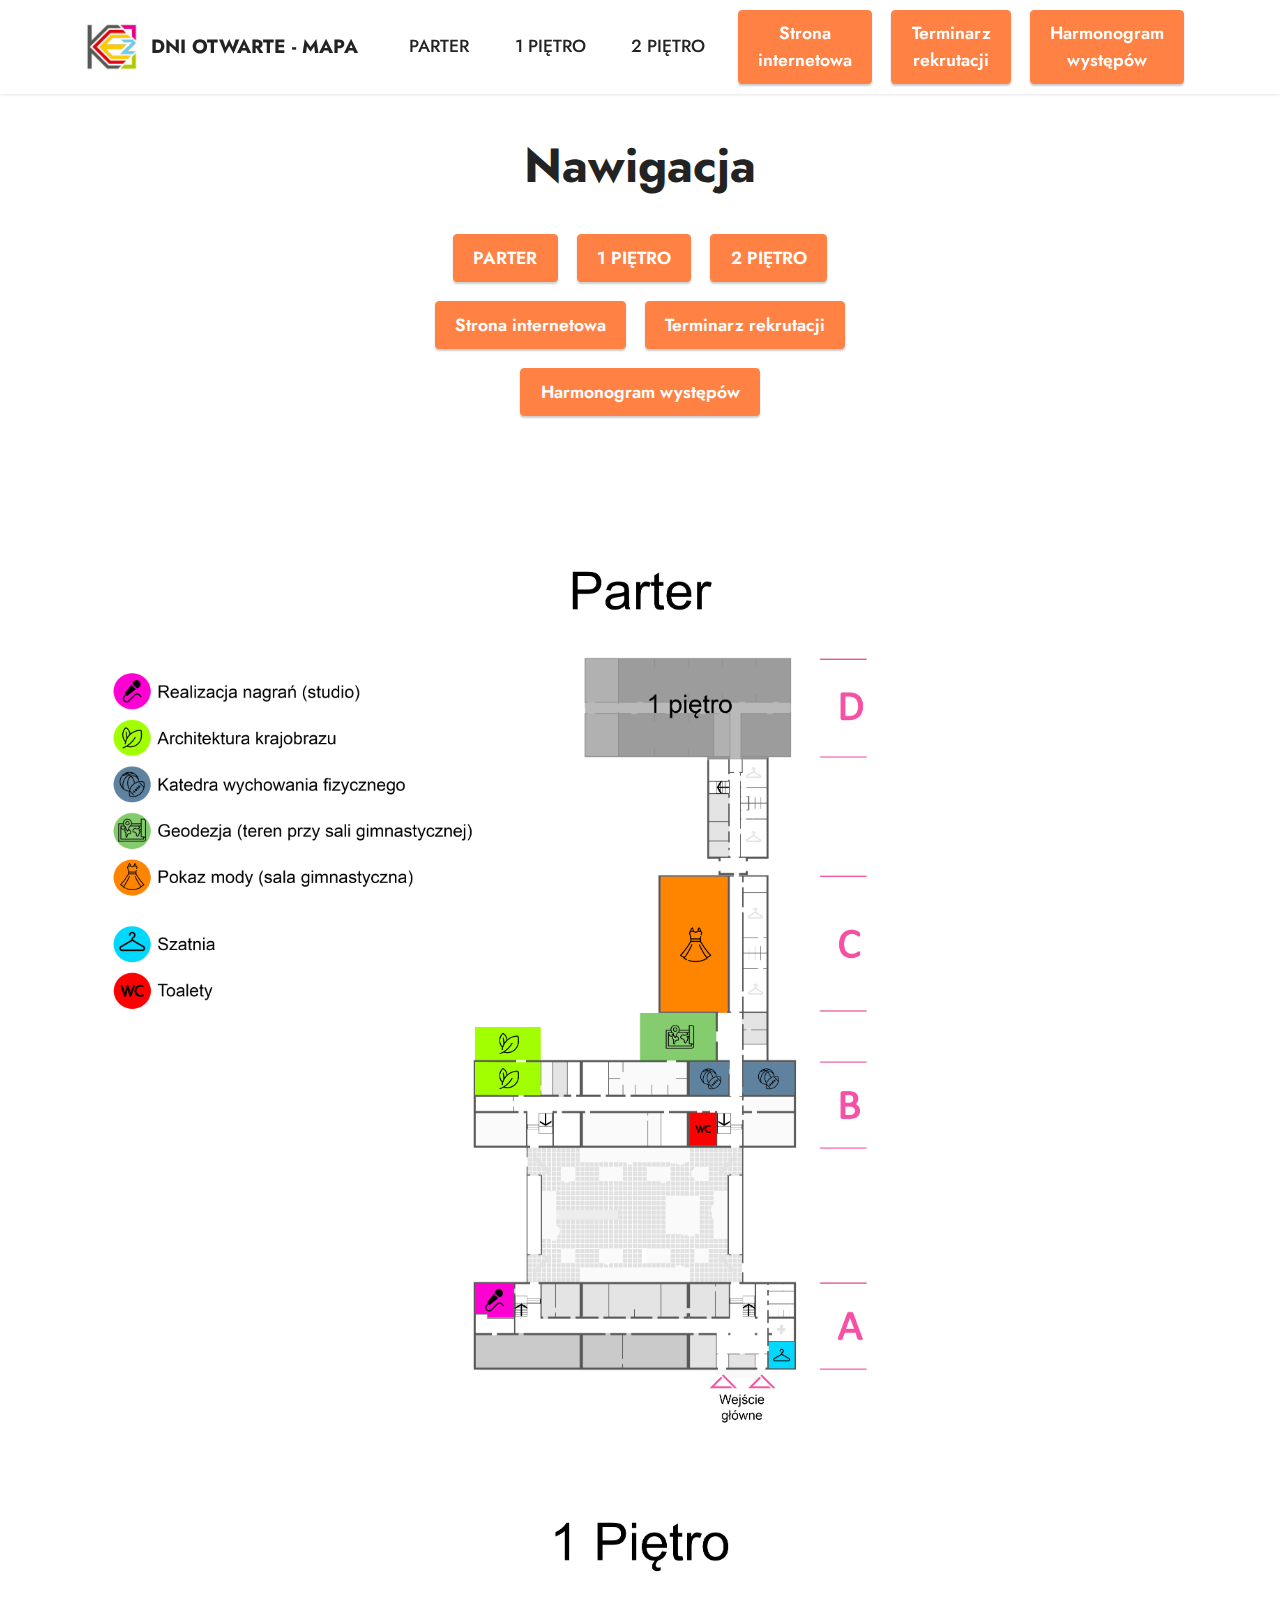
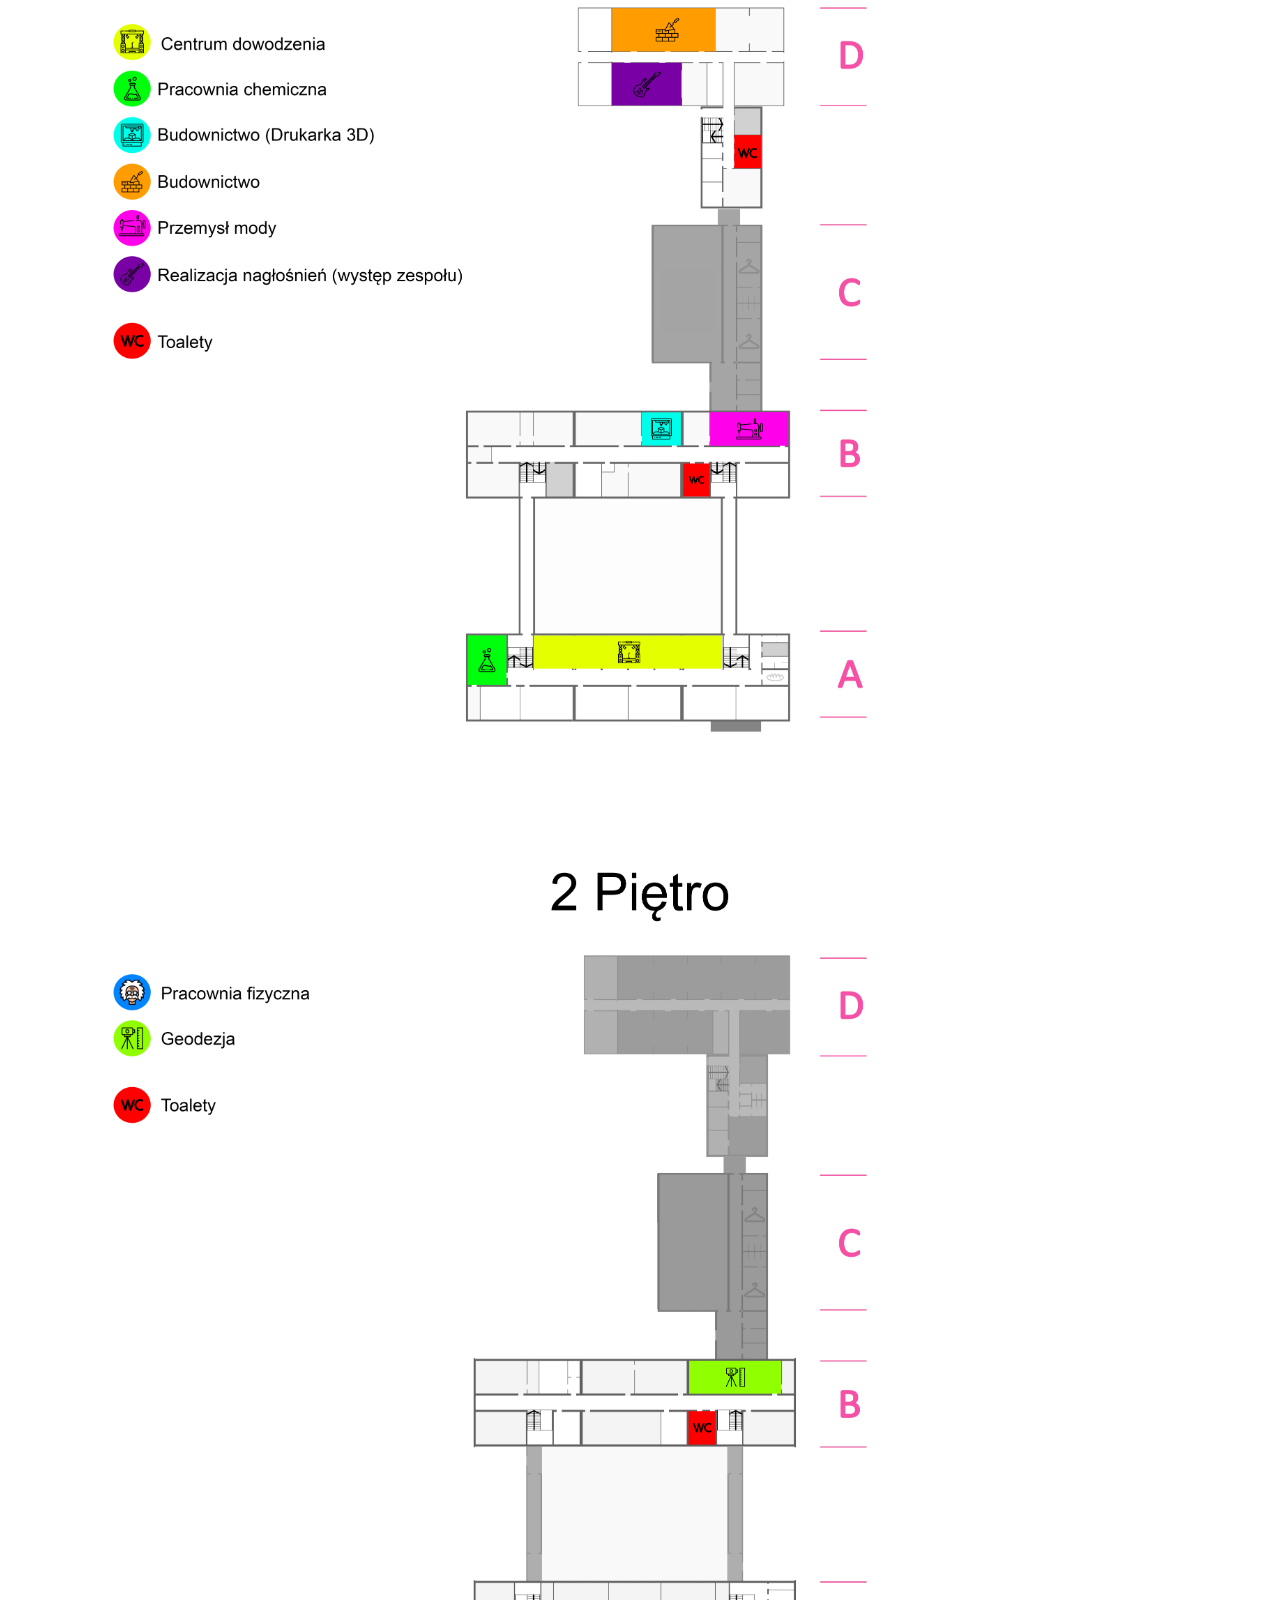
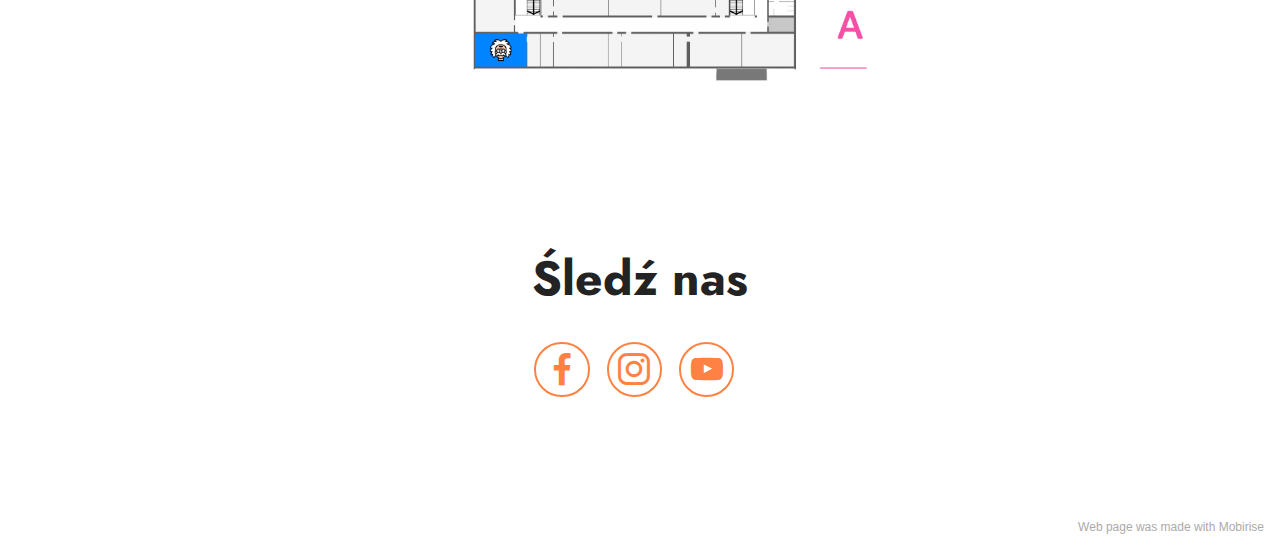
<file: index.html>
<!DOCTYPE html>
<html  >
<head>
  <!-- Site made with Mobirise Website Builder v5.4.0, https://mobirise.com -->
  <meta charset="UTF-8">
  <meta http-equiv="X-UA-Compatible" content="IE=edge">
  <meta name="generator" content="Mobirise v5.4.0, mobirise.com">
  <meta name="viewport" content="width=device-width, initial-scale=1, minimum-scale=1">
  <link rel="shortcut icon" href="assets/images/kcez.jpg" type="image/x-icon">
  <meta name="description" content="">
  
  
  <title>Mapa</title>
  <link rel="stylesheet" href="assets/web/assets/mobirise-icons2/mobirise2.css">
  <link rel="stylesheet" href="assets/bootstrap/css/bootstrap.min.css">
  <link rel="stylesheet" href="assets/bootstrap/css/bootstrap-grid.min.css">
  <link rel="stylesheet" href="assets/bootstrap/css/bootstrap-reboot.min.css">
  <link rel="stylesheet" href="assets/dropdown/css/style.css">
  <link rel="stylesheet" href="assets/socicon/css/styles.css">
  <link rel="stylesheet" href="assets/theme/css/style.css">
  <link rel="preload" href="https://fonts.googleapis.com/css?family=Jost:100,200,300,400,500,600,700,800,900,100i,200i,300i,400i,500i,600i,700i,800i,900i&display=swap" as="style" onload="this.onload=null;this.rel='stylesheet'">
  <noscript><link rel="stylesheet" href="https://fonts.googleapis.com/css?family=Jost:100,200,300,400,500,600,700,800,900,100i,200i,300i,400i,500i,600i,700i,800i,900i&display=swap"></noscript>
  <link rel="preload" as="style" href="assets/mobirise/css/mbr-additional.css"><link rel="stylesheet" href="assets/mobirise/css/mbr-additional.css" type="text/css">
  
  
  
  
</head>
<body>
  
  <section data-bs-version="5" class="menu menu2 cid-t1SoZZsfdU" once="menu" id="menu2-5">
    
    <nav class="navbar navbar-dropdown navbar-fixed-top navbar-expand-lg">
        <div class="container">
            <div class="navbar-brand">
                <span class="navbar-logo">
                    <a href="index.html#top" target="_blank">
                        <img src="assets/images/kcez.jpg" alt="" style="height: 3rem;">
                    </a>
                </span>
                <span class="navbar-caption-wrap"><a class="navbar-caption text-black text-primary display-7" href="index.html#top" target="_blank">DNI OTWARTE - MAPA</a></span>
            </div>
            <button class="navbar-toggler" type="button" data-toggle="collapse" data-bs-toggle="collapse" data-target="#navbarSupportedContent" data-bs-target="#navbarSupportedContent" aria-controls="navbarNavAltMarkup" aria-expanded="false" aria-label="Toggle navigation">
                <div class="hamburger">
                    <span></span>
                    <span></span>
                    <span></span>
                    <span></span>
                </div>
            </button>
            <div class="collapse navbar-collapse" id="navbarSupportedContent">
                <ul class="navbar-nav nav-dropdown" data-app-modern-menu="true"><li class="nav-item"><a class="nav-link link text-black text-primary display-4" href="index.html#gallery6-h">PARTER</a></li>
                    <li class="nav-item"><a class="nav-link link text-black text-primary display-4" href="index.html#gallery6-i">1 PIĘTRO</a></li>
                    <li class="nav-item"><a class="nav-link link text-black text-primary display-4" href="index.html#gallery6-j">2 PIĘTRO</a>
                    </li></ul>
                
                <div class="navbar-buttons mbr-section-btn"><a class="btn btn-success display-4" href="http://www.kcez.pl/" target="_blank">Strona<br>internetowa</a> <a class="btn btn-success display-4" href="terminarz.html#top">Terminarz<br>rekrutacji</a> <a class="btn btn-success display-4" href="harmonogram.html">Harmonogram<br>występów</a></div>
            </div>
        </div>
    </nav>
</section>

<section data-bs-version="5" class="content4 cid-t1SrSTV2zO" id="content4-c">
    
    
    <div class="container">
        <div class="row justify-content-center">
            <div class="title col-md-12 col-lg-10">
                <h3 class="mbr-section-title mbr-fonts-style align-center mb-4 display-2"><strong>Nawigacja</strong></h3>
                
                
            </div>
        </div>
    </div>
</section>

<section data-bs-version="5" class="content11 cid-t1SrpiVb1i" id="content11-b">
    
    <div class="container">
        <div class="row justify-content-center">
            <div class="col-md-12 col-lg-5">
                <div class="mbr-section-btn align-center"><a class="btn btn-success display-4" href="index.html#gallery6-h">PARTER</a>
                    <a class="btn btn-success display-4" href="index.html#gallery6-i">1 PIĘTRO</a> <a class="btn btn-success display-4" href="index.html#gallery6-j">2 PIĘTRO</a> <a class="btn btn-success display-4" href="http://www.kcez.pl/" target="_blank">Strona internetowa</a> <a class="btn btn-success display-4" href="terminarz.html#top">Terminarz rekrutacji</a> <a class="btn btn-success display-4" href="harmonogram.html">Harmonogram występów</a></div>
            </div>
        </div>
    </div>
</section>

<section data-bs-version="5" class="gallery6 mbr-gallery cid-t22vzO6R19" id="gallery6-h">
    

    

    <div class="container">
        
        <div class="row mbr-gallery mt-4">
            <div class="col-12 col-md-6 col-lg-12 item gallery-image">
                <div class="item-wrapper" data-toggle="modal" data-bs-toggle="modal" data-target="#t86FjQobe5-modal" data-bs-target="#t86FjQobe5-modal">
                    <img class="w-100" src="assets/images/mapa-szkoy-parter-brak-pogody.png" alt="" data-slide-to="0" data-bs-slide-to="0" data-target="#lb-t86FjQobe5" data-bs-target="#lb-t86FjQobe5">
                    <div class="icon-wrapper">
                        <span class="mobi-mbri mobi-mbri-search mbr-iconfont mbr-iconfont-btn"></span>
                    </div>
                </div>
                
            </div>
            
            
            
        </div>

        <div class="modal mbr-slider" tabindex="-1" role="dialog" aria-hidden="true" id="t86FjQobe5-modal">
            <div class="modal-dialog" role="document">
                <div class="modal-content">
                    <div class="modal-body">
                        <div class="carousel slide carousel-fade" id="lb-t86FjQobe5" data-interval="5000" data-bs-interval="5000">
                            <div class="carousel-inner">
                                <div class="carousel-item active">
                                    <img class="d-block w-100" src="assets/images/mapa-szkoy-parter-brak-pogody.png" alt="">
                                </div>
                                
                                
                                
                            </div>
                            <ol class="carousel-indicators">
                                <li data-slide-to="0" data-bs-slide-to="0" class="active" data-target="#lb-t86FjQobe5" data-bs-target="#lb-t86FjQobe5"></li>
                                
                                
                                
                            </ol>
                            <a role="button" href="" class="close" data-dismiss="modal" data-bs-dismiss="modal" aria-label="Close">
                            </a>
                            <a class="carousel-control-prev carousel-control" role="button" data-slide="prev" data-bs-slide="prev" href="#lb-t86FjQobe5">
                                <span class="mobi-mbri mobi-mbri-arrow-prev" aria-hidden="true"></span>
                                <span class="sr-only visually-hidden">Previous</span>
                            </a>
                            <a class="carousel-control-next carousel-control" role="button" data-slide="next" data-bs-slide="next" href="#lb-t86FjQobe5">
                                <span class="mobi-mbri mobi-mbri-arrow-next" aria-hidden="true"></span>
                                <span class="sr-only visually-hidden">Next</span>
                            </a>
                        </div>
                    </div>
                </div>
            </div>
        </div>
    </div>
</section>

<section data-bs-version="5" class="gallery6 mbr-gallery cid-t22wnnlo3p" id="gallery6-i">
    

    

    <div class="container">
        
        <div class="row mbr-gallery mt-4">
            <div class="col-12 col-md-6 col-lg-12 item gallery-image">
                <div class="item-wrapper" data-toggle="modal" data-bs-toggle="modal" data-target="#t86FjQI35a-modal" data-bs-target="#t86FjQI35a-modal">
                    <img class="w-100" src="assets/images/mapa-szkoy-1-pitro.png" alt="" data-slide-to="0" data-bs-slide-to="0" data-target="#lb-t86FjQI35a" data-bs-target="#lb-t86FjQI35a">
                    <div class="icon-wrapper">
                        <span class="mobi-mbri mobi-mbri-search mbr-iconfont mbr-iconfont-btn"></span>
                    </div>
                </div>
                
            </div>
            
            
            
        </div>

        <div class="modal mbr-slider" tabindex="-1" role="dialog" aria-hidden="true" id="t86FjQI35a-modal">
            <div class="modal-dialog" role="document">
                <div class="modal-content">
                    <div class="modal-body">
                        <div class="carousel slide" id="lb-t86FjQI35a" data-interval="5000" data-bs-interval="5000">
                            <div class="carousel-inner">
                                <div class="carousel-item active">
                                    <img class="d-block w-100" src="assets/images/mapa-szkoy-1-pitro.png" alt="">
                                </div>
                                
                                
                                
                            </div>
                            <ol class="carousel-indicators">
                                <li data-slide-to="0" data-bs-slide-to="0" class="active" data-target="#lb-t86FjQI35a" data-bs-target="#lb-t86FjQI35a"></li>
                                
                                
                                
                            </ol>
                            <a role="button" href="" class="close" data-dismiss="modal" data-bs-dismiss="modal" aria-label="Close">
                            </a>
                            <a class="carousel-control-prev carousel-control" role="button" data-slide="prev" data-bs-slide="prev" href="#lb-t86FjQI35a">
                                <span class="mobi-mbri mobi-mbri-arrow-prev" aria-hidden="true"></span>
                                <span class="sr-only visually-hidden">Previous</span>
                            </a>
                            <a class="carousel-control-next carousel-control" role="button" data-slide="next" data-bs-slide="next" href="#lb-t86FjQI35a">
                                <span class="mobi-mbri mobi-mbri-arrow-next" aria-hidden="true"></span>
                                <span class="sr-only visually-hidden">Next</span>
                            </a>
                        </div>
                    </div>
                </div>
            </div>
        </div>
    </div>
</section>

<section data-bs-version="5" class="gallery6 mbr-gallery cid-t22wodLKxX" id="gallery6-j">
    

    

    <div class="container">
        
        <div class="row mbr-gallery mt-4">
            <div class="col-12 col-md-6 col-lg-12 item gallery-image">
                <div class="item-wrapper" data-toggle="modal" data-bs-toggle="modal" data-target="#t86FjR9MrN-modal" data-bs-target="#t86FjR9MrN-modal">
                    <img class="w-100" src="assets/images/mapa-szkoy-2-pitro-pogoda-1.png" alt="" data-slide-to="0" data-bs-slide-to="0" data-target="#lb-t86FjR9MrN" data-bs-target="#lb-t86FjR9MrN">
                    <div class="icon-wrapper">
                        <span class="mobi-mbri mobi-mbri-search mbr-iconfont mbr-iconfont-btn"></span>
                    </div>
                </div>
                
            </div>
            
            
            
        </div>

        <div class="modal mbr-slider" tabindex="-1" role="dialog" aria-hidden="true" id="t86FjR9MrN-modal">
            <div class="modal-dialog" role="document">
                <div class="modal-content">
                    <div class="modal-body">
                        <div class="carousel slide" id="lb-t86FjR9MrN" data-interval="5000" data-bs-interval="5000">
                            <div class="carousel-inner">
                                <div class="carousel-item active">
                                    <img class="d-block w-100" src="assets/images/mapa-szkoy-2-pitro-pogoda-1.png" alt="">
                                </div>
                                
                                
                                
                            </div>
                            <ol class="carousel-indicators">
                                <li data-slide-to="0" data-bs-slide-to="0" class="active" data-target="#lb-t86FjR9MrN" data-bs-target="#lb-t86FjR9MrN"></li>
                                
                                
                                
                            </ol>
                            <a role="button" href="" class="close" data-dismiss="modal" data-bs-dismiss="modal" aria-label="Close">
                            </a>
                            <a class="carousel-control-prev carousel-control" role="button" data-slide="prev" data-bs-slide="prev" href="#lb-t86FjR9MrN">
                                <span class="mobi-mbri mobi-mbri-arrow-prev" aria-hidden="true"></span>
                                <span class="sr-only visually-hidden">Previous</span>
                            </a>
                            <a class="carousel-control-next carousel-control" role="button" data-slide="next" data-bs-slide="next" href="#lb-t86FjR9MrN">
                                <span class="mobi-mbri mobi-mbri-arrow-next" aria-hidden="true"></span>
                                <span class="sr-only visually-hidden">Next</span>
                            </a>
                        </div>
                    </div>
                </div>
            </div>
        </div>
    </div>
</section>

<section data-bs-version="5" class="header13 cid-t1SoMcx8Gt" id="header13-4">

    

    

    <div class="align-center container">
        <div class="row justify-content-center">
            <div class="col-12 col-lg-10">
                
                <h2 class="mbr-section-subtitle mbr-fonts-style mb-3 display-2"><strong>Śledź nas</strong></h2>
                
                
                <div class="social-row display-7 mt-5">
                    <div class="soc-item">
                        <a href="https://www.facebook.com/Katowickie-Centrum-Edukacji-Zawodowej-204236119599456" target="_blank">
                            <span class="mbr-iconfont socicon-facebook socicon"></span>
                        </a>
                    </div>
                    <div class="soc-item">
                        <a href="https://www.instagram.com/kcezedukacja/" target="_blank">
                            <span class="mbr-iconfont socicon-instagram socicon"></span>
                        </a>
                    </div>
                    <div class="soc-item">
                        <a href="https://www.youtube.com/channel/UCu6ms2ws82_uhGFENl2o2Ig" target="_blank">
                            <span class="mbr-iconfont socicon-youtube socicon"></span>
                        </a>
                    </div>
                    
                    
                </div>
            </div>
        </div>
    </div>
</section><section style="background-color: #fff; font-family: -apple-system, BlinkMacSystemFont, 'Segoe UI', 'Roboto', 'Helvetica Neue', Arial, sans-serif; color:#aaa; font-size:12px; padding: 0; align-items: center; display: flex;"><a href="https://mobirise.site/g" style="flex: 1 1; height: 3rem; padding-left: 1rem;"></a><p style="flex: 0 0 auto; margin:0; padding-right:1rem;">Web page <a href="https://mobirise.site/f" style="color:#aaa;">was made</a> with Mobirise</p></section><script src="assets/bootstrap/js/bootstrap.bundle.min.js"></script>  <script src="assets/smoothscroll/smooth-scroll.js"></script>  <script src="assets/ytplayer/index.js"></script>  <script src="assets/dropdown/js/navbar-dropdown.js"></script>  <script src="assets/theme/js/script.js"></script>  
  
  
</body>
</html>
</file>
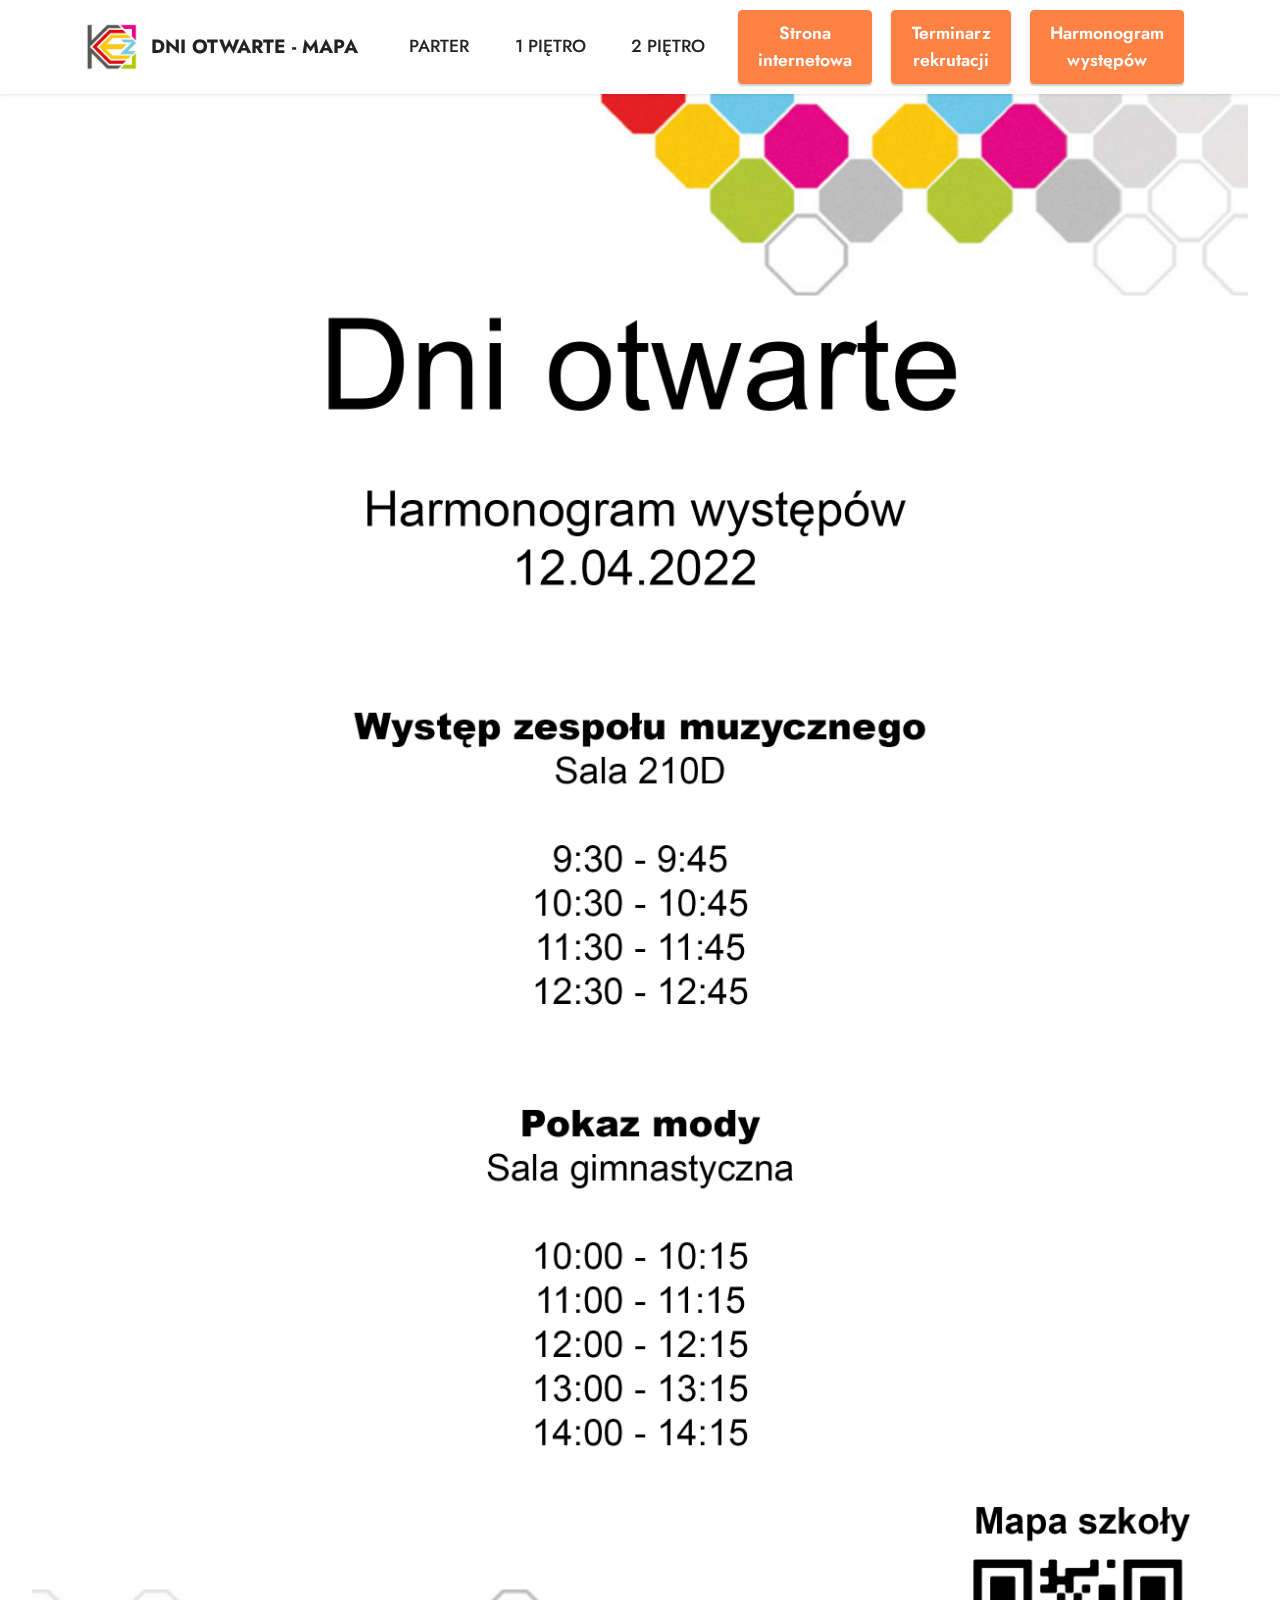
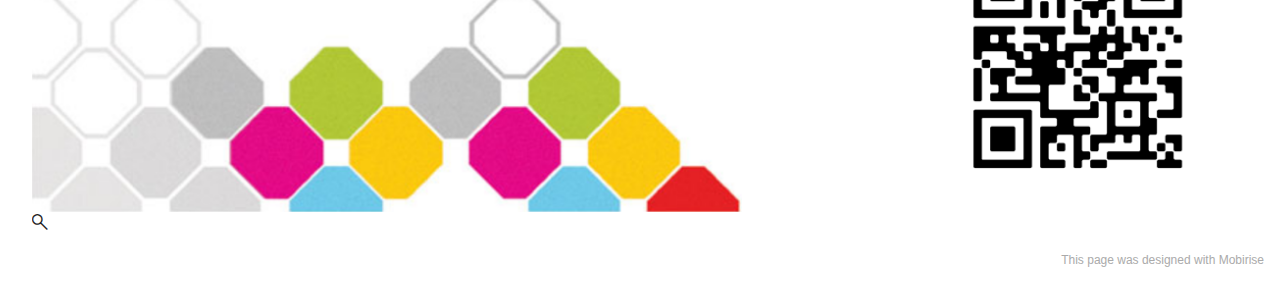
<file: harmonogram.html>
<!DOCTYPE html>
<html  >
<head>
  <!-- Site made with Mobirise Website Builder v5.4.0, https://mobirise.com -->
  <meta charset="UTF-8">
  <meta http-equiv="X-UA-Compatible" content="IE=edge">
  <meta name="generator" content="Mobirise v5.4.0, mobirise.com">
  <meta name="viewport" content="width=device-width, initial-scale=1, minimum-scale=1">
  <link rel="shortcut icon" href="assets/images/kcez.jpg" type="image/x-icon">
  <meta name="description" content="">
  
  
  <title>Harmonogram</title>
  <link rel="stylesheet" href="assets/web/assets/mobirise-icons2/mobirise2.css">
  <link rel="stylesheet" href="assets/bootstrap/css/bootstrap.min.css">
  <link rel="stylesheet" href="assets/bootstrap/css/bootstrap-grid.min.css">
  <link rel="stylesheet" href="assets/bootstrap/css/bootstrap-reboot.min.css">
  <link rel="stylesheet" href="assets/dropdown/css/style.css">
  <link rel="stylesheet" href="assets/socicon/css/styles.css">
  <link rel="stylesheet" href="assets/theme/css/style.css">
  <link rel="preload" href="https://fonts.googleapis.com/css?family=Jost:100,200,300,400,500,600,700,800,900,100i,200i,300i,400i,500i,600i,700i,800i,900i&display=swap" as="style" onload="this.onload=null;this.rel='stylesheet'">
  <noscript><link rel="stylesheet" href="https://fonts.googleapis.com/css?family=Jost:100,200,300,400,500,600,700,800,900,100i,200i,300i,400i,500i,600i,700i,800i,900i&display=swap"></noscript>
  <link rel="preload" as="style" href="assets/mobirise/css/mbr-additional.css"><link rel="stylesheet" href="assets/mobirise/css/mbr-additional.css" type="text/css">
  
  
  
  
</head>
<body>
  
  <section data-bs-version="5" class="menu menu2 cid-t1SoZZsfdU" once="menu" id="menu2-p">
    
    <nav class="navbar navbar-dropdown navbar-fixed-top navbar-expand-lg">
        <div class="container">
            <div class="navbar-brand">
                <span class="navbar-logo">
                    <a href="index.html#top" target="_blank">
                        <img src="assets/images/kcez.jpg" alt="" style="height: 3rem;">
                    </a>
                </span>
                <span class="navbar-caption-wrap"><a class="navbar-caption text-black text-primary display-7" href="index.html#top" target="_blank">DNI OTWARTE - MAPA</a></span>
            </div>
            <button class="navbar-toggler" type="button" data-toggle="collapse" data-bs-toggle="collapse" data-target="#navbarSupportedContent" data-bs-target="#navbarSupportedContent" aria-controls="navbarNavAltMarkup" aria-expanded="false" aria-label="Toggle navigation">
                <div class="hamburger">
                    <span></span>
                    <span></span>
                    <span></span>
                    <span></span>
                </div>
            </button>
            <div class="collapse navbar-collapse" id="navbarSupportedContent">
                <ul class="navbar-nav nav-dropdown" data-app-modern-menu="true"><li class="nav-item"><a class="nav-link link text-black text-primary display-4" href="index.html#gallery6-h">PARTER</a></li>
                    <li class="nav-item"><a class="nav-link link text-black text-primary display-4" href="index.html#gallery6-i">1 PIĘTRO</a></li>
                    <li class="nav-item"><a class="nav-link link text-black text-primary display-4" href="index.html#gallery6-j">2 PIĘTRO</a>
                    </li></ul>
                
                <div class="navbar-buttons mbr-section-btn"><a class="btn btn-success display-4" href="http://www.kcez.pl/" target="_blank">Strona<br>internetowa</a> <a class="btn btn-success display-4" href="terminarz.html#top">Terminarz<br>rekrutacji</a> <a class="btn btn-success display-4" href="harmonogram.html">Harmonogram<br>występów</a></div>
            </div>
        </div>
    </nav>
</section>

<section data-bs-version="5" class="gallery6 mbr-gallery cid-t2GExyZasg" id="gallery6-q">
    

    

    <div class="container-fluid">
        
        <div class="row mbr-gallery mt-4">
            <div class="col-12 col-md-6 col-lg-12 item gallery-image">
                <div class="item-wrapper" data-toggle="modal" data-bs-toggle="modal" data-target="#t86FjWgwu5-modal" data-bs-target="#t86FjWgwu5-modal">
                    <img class="w-100" src="assets/images/harmonogram-wystpw-2.png" alt="" data-slide-to="0" data-bs-slide-to="0" data-target="#lb-t86FjWgwu5" data-bs-target="#lb-t86FjWgwu5">
                    <div class="icon-wrapper">
                        <span class="mobi-mbri mobi-mbri-search mbr-iconfont mbr-iconfont-btn"></span>
                    </div>
                </div>
                
            </div>
            
            
            
        </div>

        <div class="modal mbr-slider" tabindex="-1" role="dialog" aria-hidden="true" id="t86FjWgwu5-modal">
            <div class="modal-dialog" role="document">
                <div class="modal-content">
                    <div class="modal-body">
                        <div class="carousel slide" id="lb-t86FjWgwu5" data-interval="5000" data-bs-interval="5000">
                            <div class="carousel-inner">
                                <div class="carousel-item active">
                                    <img class="d-block w-100" src="assets/images/harmonogram-wystpw-2.png" alt="">
                                </div>
                                
                                
                                
                            </div>
                            <ol class="carousel-indicators">
                                <li data-slide-to="0" data-bs-slide-to="0" class="active" data-target="#lb-t86FjWgwu5" data-bs-target="#lb-t86FjWgwu5"></li>
                                
                                
                                
                            </ol>
                            <a role="button" href="" class="close" data-dismiss="modal" data-bs-dismiss="modal" aria-label="Close">
                            </a>
                            <a class="carousel-control-prev carousel-control" role="button" data-slide="prev" data-bs-slide="prev" href="#lb-t86FjWgwu5">
                                <span class="mobi-mbri mobi-mbri-arrow-prev" aria-hidden="true"></span>
                                <span class="sr-only visually-hidden">Previous</span>
                            </a>
                            <a class="carousel-control-next carousel-control" role="button" data-slide="next" data-bs-slide="next" href="#lb-t86FjWgwu5">
                                <span class="mobi-mbri mobi-mbri-arrow-next" aria-hidden="true"></span>
                                <span class="sr-only visually-hidden">Next</span>
                            </a>
                        </div>
                    </div>
                </div>
            </div>
        </div>
    </div>
</section><section style="background-color: #fff; font-family: -apple-system, BlinkMacSystemFont, 'Segoe UI', 'Roboto', 'Helvetica Neue', Arial, sans-serif; color:#aaa; font-size:12px; padding: 0; align-items: center; display: flex;"><a href="https://mobirise.site/f" style="flex: 1 1; height: 3rem; padding-left: 1rem;"></a><p style="flex: 0 0 auto; margin:0; padding-right:1rem;">This <a href="https://mobirise.site/e" style="color:#aaa;">page</a> was designed with Mobirise</p></section><script src="assets/bootstrap/js/bootstrap.bundle.min.js"></script>  <script src="assets/smoothscroll/smooth-scroll.js"></script>  <script src="assets/ytplayer/index.js"></script>  <script src="assets/dropdown/js/navbar-dropdown.js"></script>  <script src="assets/theme/js/script.js"></script>  
  
  
</body>
</html>
</file>
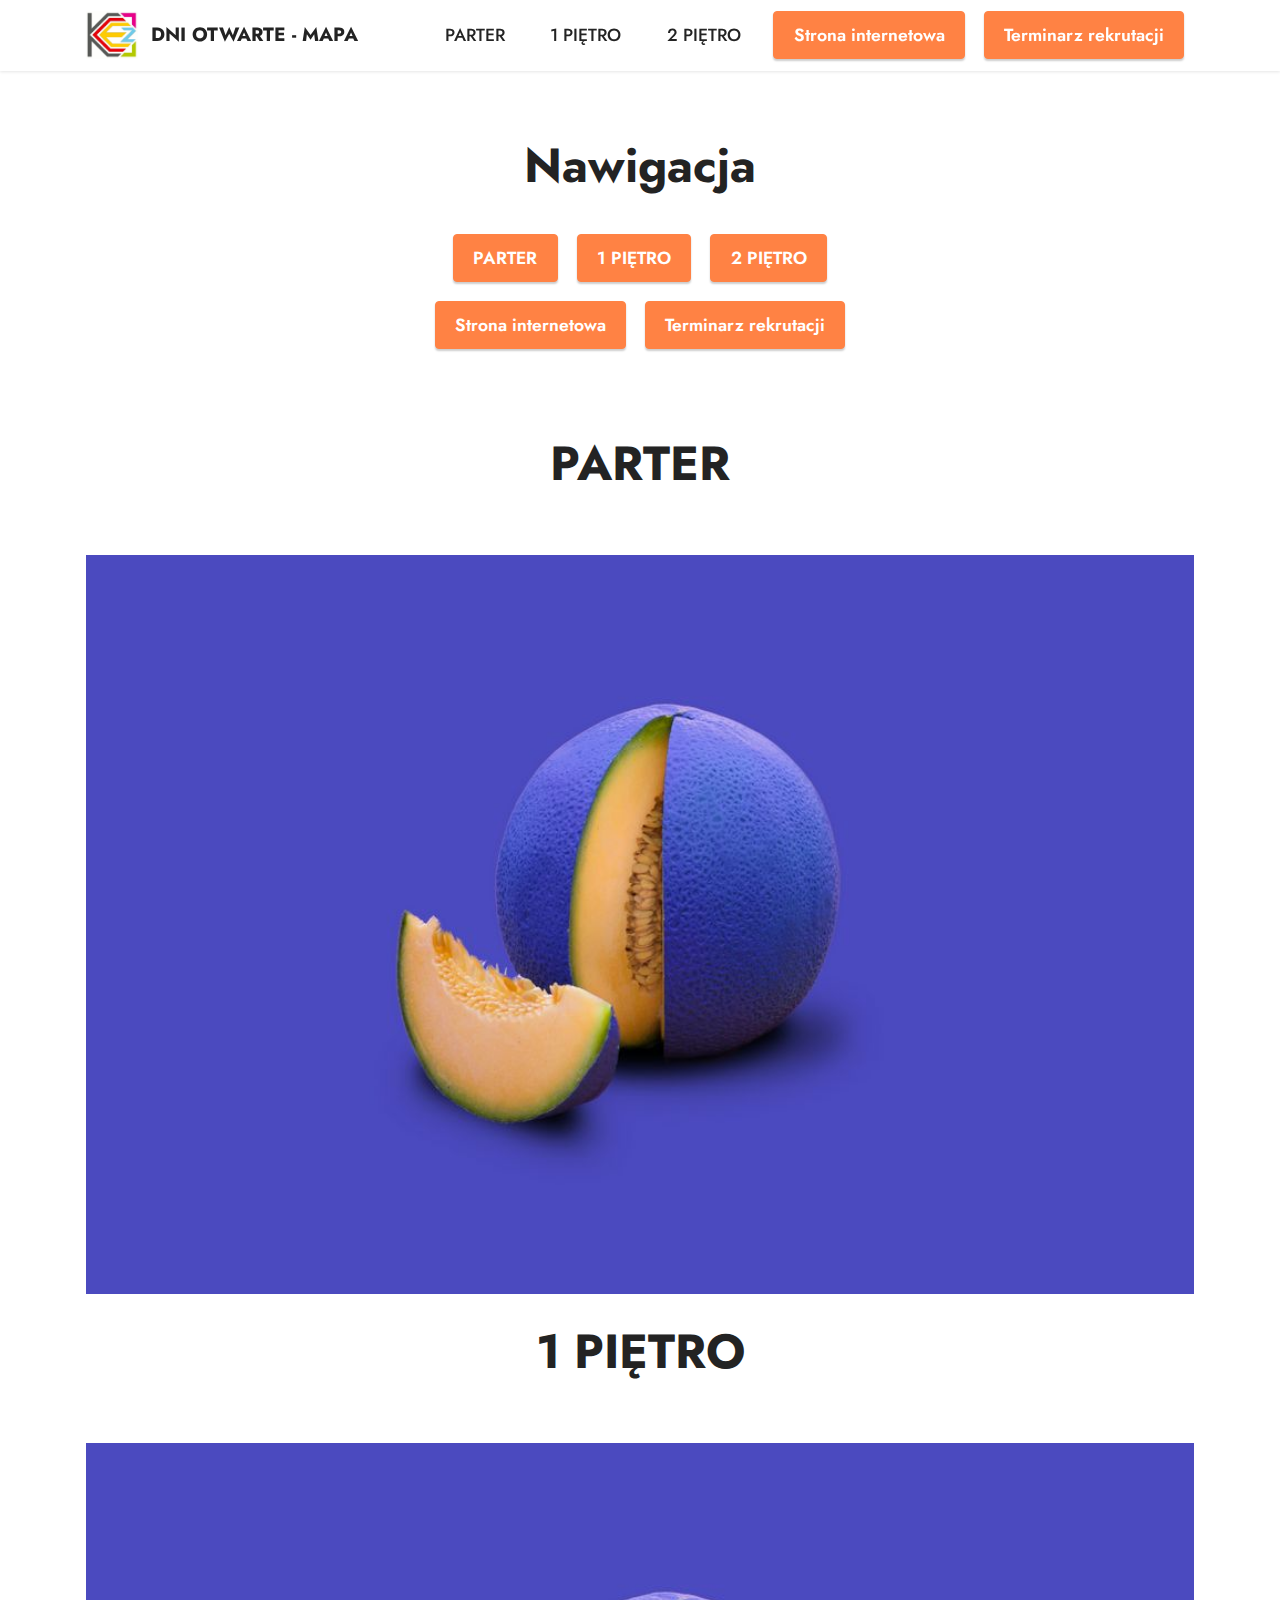
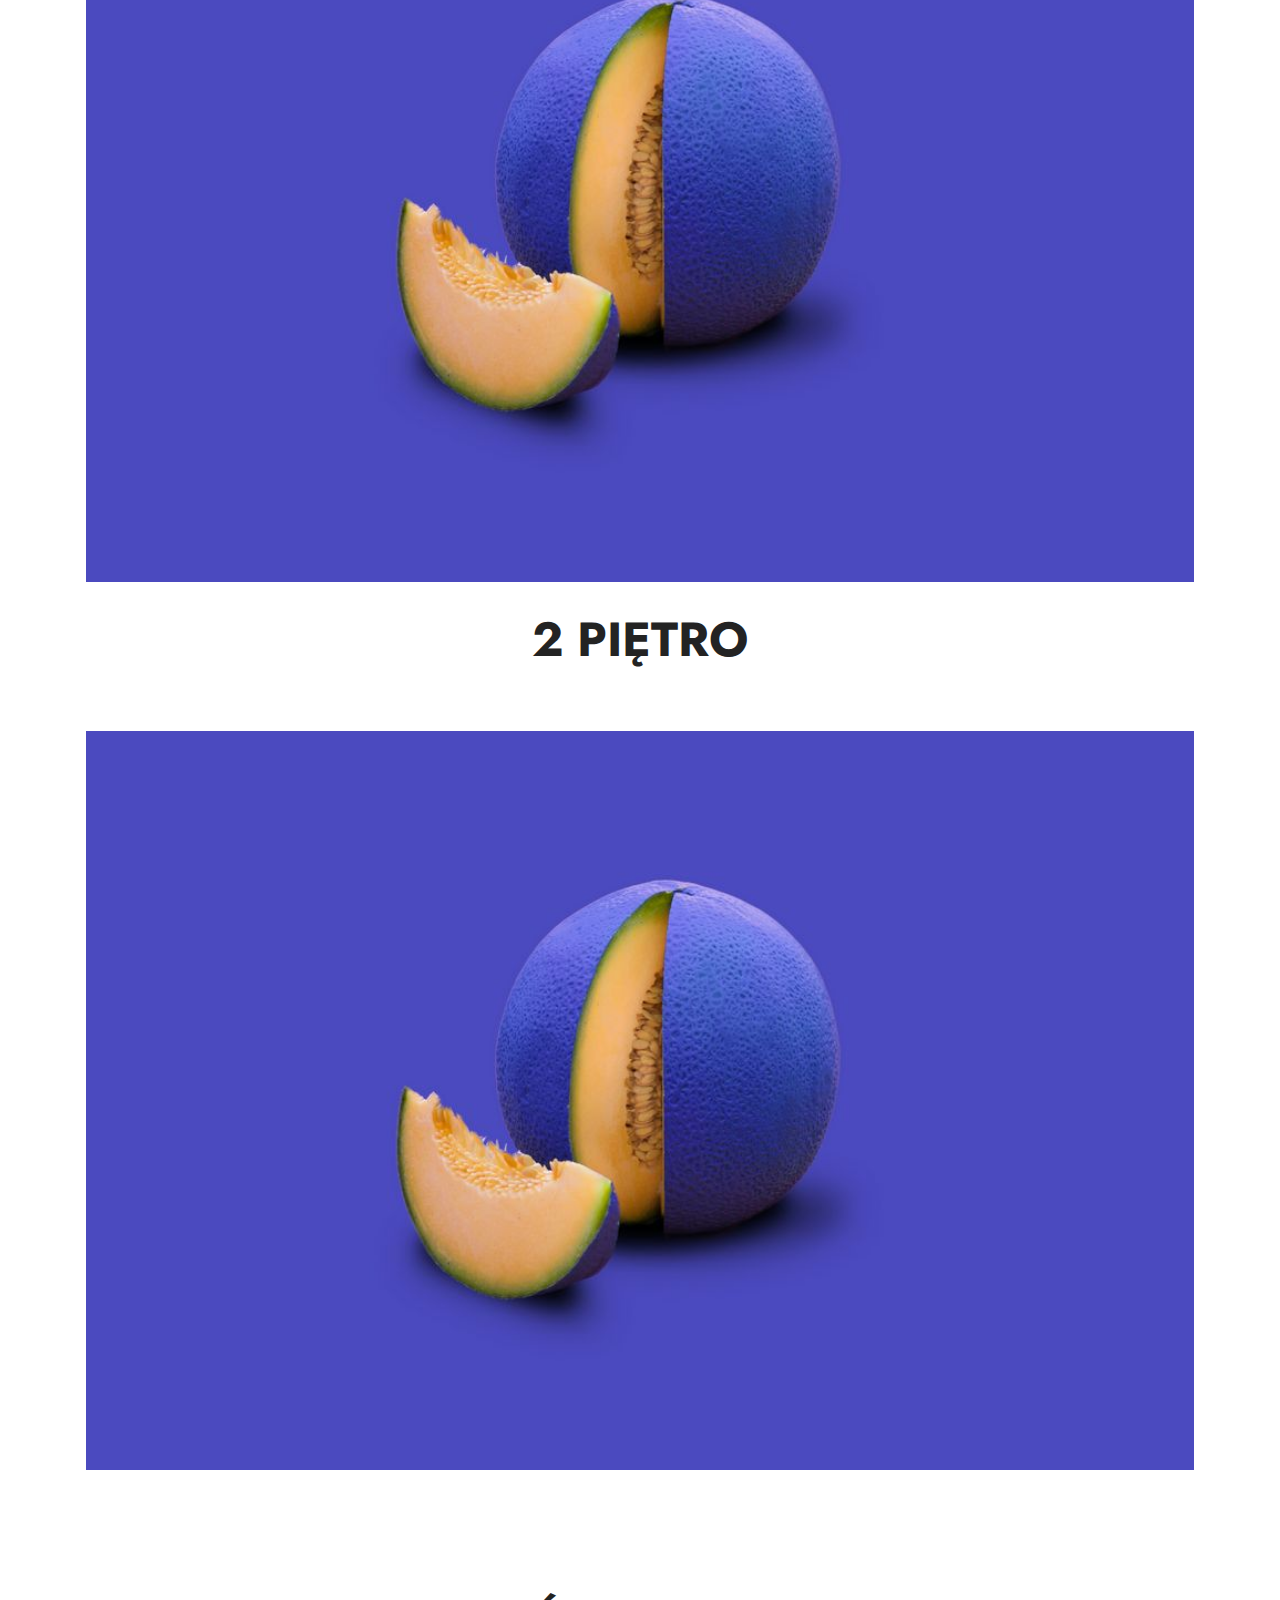
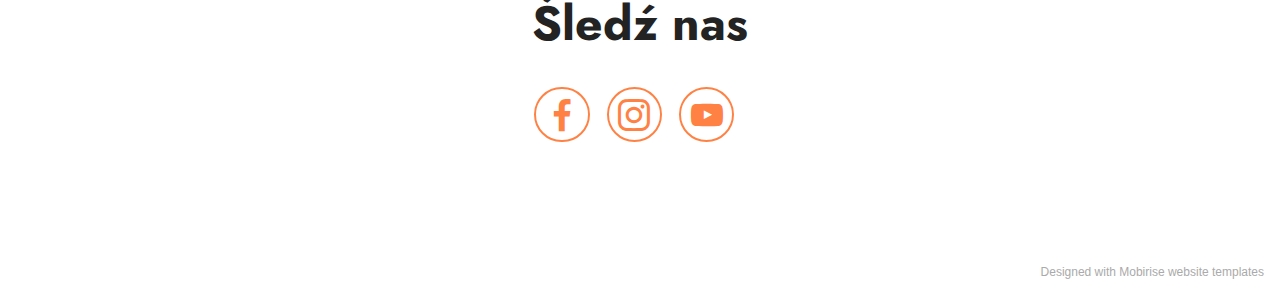
<file: mapa.html>
<!DOCTYPE html>
<html  >
<head>
  <!-- Site made with Mobirise Website Builder v5.4.0, https://mobirise.com -->
  <meta charset="UTF-8">
  <meta http-equiv="X-UA-Compatible" content="IE=edge">
  <meta name="generator" content="Mobirise v5.4.0, mobirise.com">
  <meta name="viewport" content="width=device-width, initial-scale=1, minimum-scale=1">
  <link rel="shortcut icon" href="assets/images/kcez.jpg" type="image/x-icon">
  <meta name="description" content="">
  
  
  <title>Mapa</title>
  <link rel="stylesheet" href="assets/web/assets/mobirise-icons2/mobirise2.css">
  <link rel="stylesheet" href="assets/bootstrap/css/bootstrap.min.css">
  <link rel="stylesheet" href="assets/bootstrap/css/bootstrap-grid.min.css">
  <link rel="stylesheet" href="assets/bootstrap/css/bootstrap-reboot.min.css">
  <link rel="stylesheet" href="assets/dropdown/css/style.css">
  <link rel="stylesheet" href="assets/socicon/css/styles.css">
  <link rel="stylesheet" href="assets/theme/css/style.css">
  <link rel="preload" href="https://fonts.googleapis.com/css?family=Jost:100,200,300,400,500,600,700,800,900,100i,200i,300i,400i,500i,600i,700i,800i,900i&display=swap" as="style" onload="this.onload=null;this.rel='stylesheet'">
  <noscript><link rel="stylesheet" href="https://fonts.googleapis.com/css?family=Jost:100,200,300,400,500,600,700,800,900,100i,200i,300i,400i,500i,600i,700i,800i,900i&display=swap"></noscript>
  <link rel="preload" as="style" href="assets/mobirise/css/mbr-additional.css"><link rel="stylesheet" href="assets/mobirise/css/mbr-additional.css" type="text/css">
  
  
  
  
</head>
<body>
  
  <section data-bs-version="5" class="menu menu2 cid-t1SoZZsfdU" once="menu" id="menu2-5">
    
    <nav class="navbar navbar-dropdown navbar-fixed-top navbar-expand-lg">
        <div class="container">
            <div class="navbar-brand">
                <span class="navbar-logo">
                    <a href="index.html#top" target="_blank">
                        <img src="assets/images/kcez.jpg" alt="" style="height: 3rem;">
                    </a>
                </span>
                <span class="navbar-caption-wrap"><a class="navbar-caption text-black text-primary display-7" href="index.html#top" target="_blank">DNI OTWARTE - MAPA</a></span>
            </div>
            <button class="navbar-toggler" type="button" data-toggle="collapse" data-bs-toggle="collapse" data-target="#navbarSupportedContent" data-bs-target="#navbarSupportedContent" aria-controls="navbarNavAltMarkup" aria-expanded="false" aria-label="Toggle navigation">
                <div class="hamburger">
                    <span></span>
                    <span></span>
                    <span></span>
                    <span></span>
                </div>
            </button>
            <div class="collapse navbar-collapse" id="navbarSupportedContent">
                <ul class="navbar-nav nav-dropdown" data-app-modern-menu="true"><li class="nav-item"><a class="nav-link link text-black text-primary display-4" href="index.html#image3-0">PARTER</a></li>
                    <li class="nav-item"><a class="nav-link link text-black text-primary display-4" href="index.html#image3-6">1 PIĘTRO</a></li>
                    <li class="nav-item"><a class="nav-link link text-black text-primary display-4" href="index.html#image3-7">2 PIĘTRO</a>
                    </li></ul>
                
                <div class="navbar-buttons mbr-section-btn"><a class="btn btn-success display-4" href="http://www.kcez.pl/" target="_blank">Strona internetowa</a> <a class="btn btn-success display-4" href="terminarz.html#top">Terminarz rekrutacji</a></div>
            </div>
        </div>
    </nav>
</section>

<section data-bs-version="5" class="content4 cid-t1SrSTV2zO" id="content4-c">
    
    
    <div class="container">
        <div class="row justify-content-center">
            <div class="title col-md-12 col-lg-10">
                <h3 class="mbr-section-title mbr-fonts-style align-center mb-4 display-2"><strong>Nawigacja</strong></h3>
                
                
            </div>
        </div>
    </div>
</section>

<section data-bs-version="5" class="content11 cid-t1SrpiVb1i" id="content11-b">
    
    <div class="container">
        <div class="row justify-content-center">
            <div class="col-md-12 col-lg-5">
                <div class="mbr-section-btn align-center"><a class="btn btn-success display-4" href="index.html#image3-0">PARTER</a>
                    <a class="btn btn-success display-4" href="index.html#image3-6">1 PIĘTRO</a> <a class="btn btn-success display-4" href="index.html#image3-7">2 PIĘTRO</a> <a class="btn btn-success display-4" href="http://www.kcez.pl/" target="_blank">Strona internetowa</a> <a class="btn btn-success display-4" href="terminarz.html#top">Terminarz rekrutacji</a></div>
            </div>
        </div>
    </div>
</section>

<section data-bs-version="5" class="content4 cid-t1SqZaG51l" id="content4-8">
    
    
    <div class="container">
        <div class="row justify-content-center">
            <div class="title col-md-12 col-lg-10">
                <h3 class="mbr-section-title mbr-fonts-style align-center mb-4 display-2"><strong>PARTER</strong></h3>
                
                
            </div>
        </div>
    </div>
</section>

<section data-bs-version="5" class="gallery6 mbr-gallery cid-t22vzO6R19" id="gallery6-h">
    

    

    <div class="container">
        
        <div class="row mbr-gallery mt-4">
            <div class="col-12 col-md-6 col-lg-12 item gallery-image">
                <div class="item-wrapper" data-toggle="modal" data-bs-toggle="modal" data-target="#t22H6F3EN3-modal" data-bs-target="#t22H6F3EN3-modal">
                    <img class="w-100" src="assets/images/features1.jpg" alt="" data-slide-to="0" data-bs-slide-to="0" data-target="#lb-t22H6F3EN3" data-bs-target="#lb-t22H6F3EN3">
                    <div class="icon-wrapper">
                        <span class="mobi-mbri mobi-mbri-search mbr-iconfont mbr-iconfont-btn"></span>
                    </div>
                </div>
                
            </div>
            
            
            
        </div>

        <div class="modal mbr-slider" tabindex="-1" role="dialog" aria-hidden="true" id="t22H6F3EN3-modal">
            <div class="modal-dialog" role="document">
                <div class="modal-content">
                    <div class="modal-body">
                        <div class="carousel slide" id="lb-t22H6F3EN3" data-interval="5000" data-bs-interval="5000">
                            <div class="carousel-inner">
                                <div class="carousel-item active">
                                    <img class="d-block w-100" src="assets/images/features1.jpg" alt="">
                                </div>
                                
                                
                                
                            </div>
                            <ol class="carousel-indicators">
                                <li data-slide-to="0" data-bs-slide-to="0" class="active" data-target="#lb-t22H6F3EN3" data-bs-target="#lb-t22H6F3EN3"></li>
                                
                                
                                
                            </ol>
                            <a role="button" href="" class="close" data-dismiss="modal" data-bs-dismiss="modal" aria-label="Close">
                            </a>
                            <a class="carousel-control-prev carousel-control" role="button" data-slide="prev" data-bs-slide="prev" href="#lb-t22H6F3EN3">
                                <span class="mobi-mbri mobi-mbri-arrow-prev" aria-hidden="true"></span>
                                <span class="sr-only visually-hidden">Previous</span>
                            </a>
                            <a class="carousel-control-next carousel-control" role="button" data-slide="next" data-bs-slide="next" href="#lb-t22H6F3EN3">
                                <span class="mobi-mbri mobi-mbri-arrow-next" aria-hidden="true"></span>
                                <span class="sr-only visually-hidden">Next</span>
                            </a>
                        </div>
                    </div>
                </div>
            </div>
        </div>
    </div>
</section>

<section data-bs-version="5" class="content4 cid-t1Sr8ALzpr" id="content4-9">
    
    
    <div class="container">
        <div class="row justify-content-center">
            <div class="title col-md-12 col-lg-10">
                <h3 class="mbr-section-title mbr-fonts-style align-center mb-4 display-2"><strong>1 PIĘTRO</strong></h3>
                
                
            </div>
        </div>
    </div>
</section>

<section data-bs-version="5" class="gallery6 mbr-gallery cid-t22wnnlo3p" id="gallery6-i">
    

    

    <div class="container">
        
        <div class="row mbr-gallery mt-4">
            <div class="col-12 col-md-6 col-lg-12 item gallery-image">
                <div class="item-wrapper" data-toggle="modal" data-bs-toggle="modal" data-target="#t22H6FEgOW-modal" data-bs-target="#t22H6FEgOW-modal">
                    <img class="w-100" src="assets/images/features1.jpg" alt="" data-slide-to="0" data-bs-slide-to="0" data-target="#lb-t22H6FEgOW" data-bs-target="#lb-t22H6FEgOW">
                    <div class="icon-wrapper">
                        <span class="mobi-mbri mobi-mbri-search mbr-iconfont mbr-iconfont-btn"></span>
                    </div>
                </div>
                
            </div>
            
            
            
        </div>

        <div class="modal mbr-slider" tabindex="-1" role="dialog" aria-hidden="true" id="t22H6FEgOW-modal">
            <div class="modal-dialog" role="document">
                <div class="modal-content">
                    <div class="modal-body">
                        <div class="carousel slide" id="lb-t22H6FEgOW" data-interval="5000" data-bs-interval="5000">
                            <div class="carousel-inner">
                                <div class="carousel-item active">
                                    <img class="d-block w-100" src="assets/images/features1.jpg" alt="">
                                </div>
                                
                                
                                
                            </div>
                            <ol class="carousel-indicators">
                                <li data-slide-to="0" data-bs-slide-to="0" class="active" data-target="#lb-t22H6FEgOW" data-bs-target="#lb-t22H6FEgOW"></li>
                                
                                
                                
                            </ol>
                            <a role="button" href="" class="close" data-dismiss="modal" data-bs-dismiss="modal" aria-label="Close">
                            </a>
                            <a class="carousel-control-prev carousel-control" role="button" data-slide="prev" data-bs-slide="prev" href="#lb-t22H6FEgOW">
                                <span class="mobi-mbri mobi-mbri-arrow-prev" aria-hidden="true"></span>
                                <span class="sr-only visually-hidden">Previous</span>
                            </a>
                            <a class="carousel-control-next carousel-control" role="button" data-slide="next" data-bs-slide="next" href="#lb-t22H6FEgOW">
                                <span class="mobi-mbri mobi-mbri-arrow-next" aria-hidden="true"></span>
                                <span class="sr-only visually-hidden">Next</span>
                            </a>
                        </div>
                    </div>
                </div>
            </div>
        </div>
    </div>
</section>

<section data-bs-version="5" class="content4 cid-t1Sr8XbZwb" id="content4-a">
    
    
    <div class="container">
        <div class="row justify-content-center">
            <div class="title col-md-12 col-lg-10">
                <h3 class="mbr-section-title mbr-fonts-style align-center mb-4 display-2"><strong>2 PIĘTRO</strong></h3>
                
                
            </div>
        </div>
    </div>
</section>

<section data-bs-version="5" class="gallery6 mbr-gallery cid-t22wodLKxX" id="gallery6-j">
    

    

    <div class="container">
        
        <div class="row mbr-gallery mt-4">
            <div class="col-12 col-md-6 col-lg-12 item gallery-image">
                <div class="item-wrapper" data-toggle="modal" data-bs-toggle="modal" data-target="#t22H6GiNQk-modal" data-bs-target="#t22H6GiNQk-modal">
                    <img class="w-100" src="assets/images/features1.jpg" alt="" data-slide-to="0" data-bs-slide-to="0" data-target="#lb-t22H6GiNQk" data-bs-target="#lb-t22H6GiNQk">
                    <div class="icon-wrapper">
                        <span class="mobi-mbri mobi-mbri-search mbr-iconfont mbr-iconfont-btn"></span>
                    </div>
                </div>
                
            </div>
            
            
            
        </div>

        <div class="modal mbr-slider" tabindex="-1" role="dialog" aria-hidden="true" id="t22H6GiNQk-modal">
            <div class="modal-dialog" role="document">
                <div class="modal-content">
                    <div class="modal-body">
                        <div class="carousel slide" id="lb-t22H6GiNQk" data-interval="5000" data-bs-interval="5000">
                            <div class="carousel-inner">
                                <div class="carousel-item active">
                                    <img class="d-block w-100" src="assets/images/features1.jpg" alt="">
                                </div>
                                
                                
                                
                            </div>
                            <ol class="carousel-indicators">
                                <li data-slide-to="0" data-bs-slide-to="0" class="active" data-target="#lb-t22H6GiNQk" data-bs-target="#lb-t22H6GiNQk"></li>
                                
                                
                                
                            </ol>
                            <a role="button" href="" class="close" data-dismiss="modal" data-bs-dismiss="modal" aria-label="Close">
                            </a>
                            <a class="carousel-control-prev carousel-control" role="button" data-slide="prev" data-bs-slide="prev" href="#lb-t22H6GiNQk">
                                <span class="mobi-mbri mobi-mbri-arrow-prev" aria-hidden="true"></span>
                                <span class="sr-only visually-hidden">Previous</span>
                            </a>
                            <a class="carousel-control-next carousel-control" role="button" data-slide="next" data-bs-slide="next" href="#lb-t22H6GiNQk">
                                <span class="mobi-mbri mobi-mbri-arrow-next" aria-hidden="true"></span>
                                <span class="sr-only visually-hidden">Next</span>
                            </a>
                        </div>
                    </div>
                </div>
            </div>
        </div>
    </div>
</section>

<section data-bs-version="5" class="header13 cid-t1SoMcx8Gt" id="header13-4">

    

    

    <div class="align-center container">
        <div class="row justify-content-center">
            <div class="col-12 col-lg-10">
                
                <h2 class="mbr-section-subtitle mbr-fonts-style mb-3 display-2"><strong>Śledź nas</strong></h2>
                
                
                <div class="social-row display-7 mt-5">
                    <div class="soc-item">
                        <a href="https://www.facebook.com/Katowickie-Centrum-Edukacji-Zawodowej-204236119599456" target="_blank">
                            <span class="mbr-iconfont socicon-facebook socicon"></span>
                        </a>
                    </div>
                    <div class="soc-item">
                        <a href="https://www.instagram.com/kcezedukacja/" target="_blank">
                            <span class="mbr-iconfont socicon-instagram socicon"></span>
                        </a>
                    </div>
                    <div class="soc-item">
                        <a href="https://www.youtube.com/channel/UCu6ms2ws82_uhGFENl2o2Ig" target="_blank">
                            <span class="mbr-iconfont socicon-youtube socicon"></span>
                        </a>
                    </div>
                    
                    
                </div>
            </div>
        </div>
    </div>
</section><section style="background-color: #fff; font-family: -apple-system, BlinkMacSystemFont, 'Segoe UI', 'Roboto', 'Helvetica Neue', Arial, sans-serif; color:#aaa; font-size:12px; padding: 0; align-items: center; display: flex;"><a href="https://mobirise.site/q" style="flex: 1 1; height: 3rem; padding-left: 1rem;"></a><p style="flex: 0 0 auto; margin:0; padding-right:1rem;"><a href="https://mobirise.site/t" style="color:#aaa;">Designed</a> with Mobirise website templates</p></section><script src="assets/bootstrap/js/bootstrap.bundle.min.js"></script>  <script src="assets/smoothscroll/smooth-scroll.js"></script>  <script src="assets/ytplayer/index.js"></script>  <script src="assets/dropdown/js/navbar-dropdown.js"></script>  <script src="assets/theme/js/script.js"></script>  
  
  
 <div id="scrollToTop" class="scrollToTop mbr-arrow-up"><a style="text-align: center;"><i class="mbr-arrow-up-icon mbr-arrow-up-icon-cm cm-icon cm-icon-smallarrow-up"></i></a></div>
  </body>
</html>
</file>
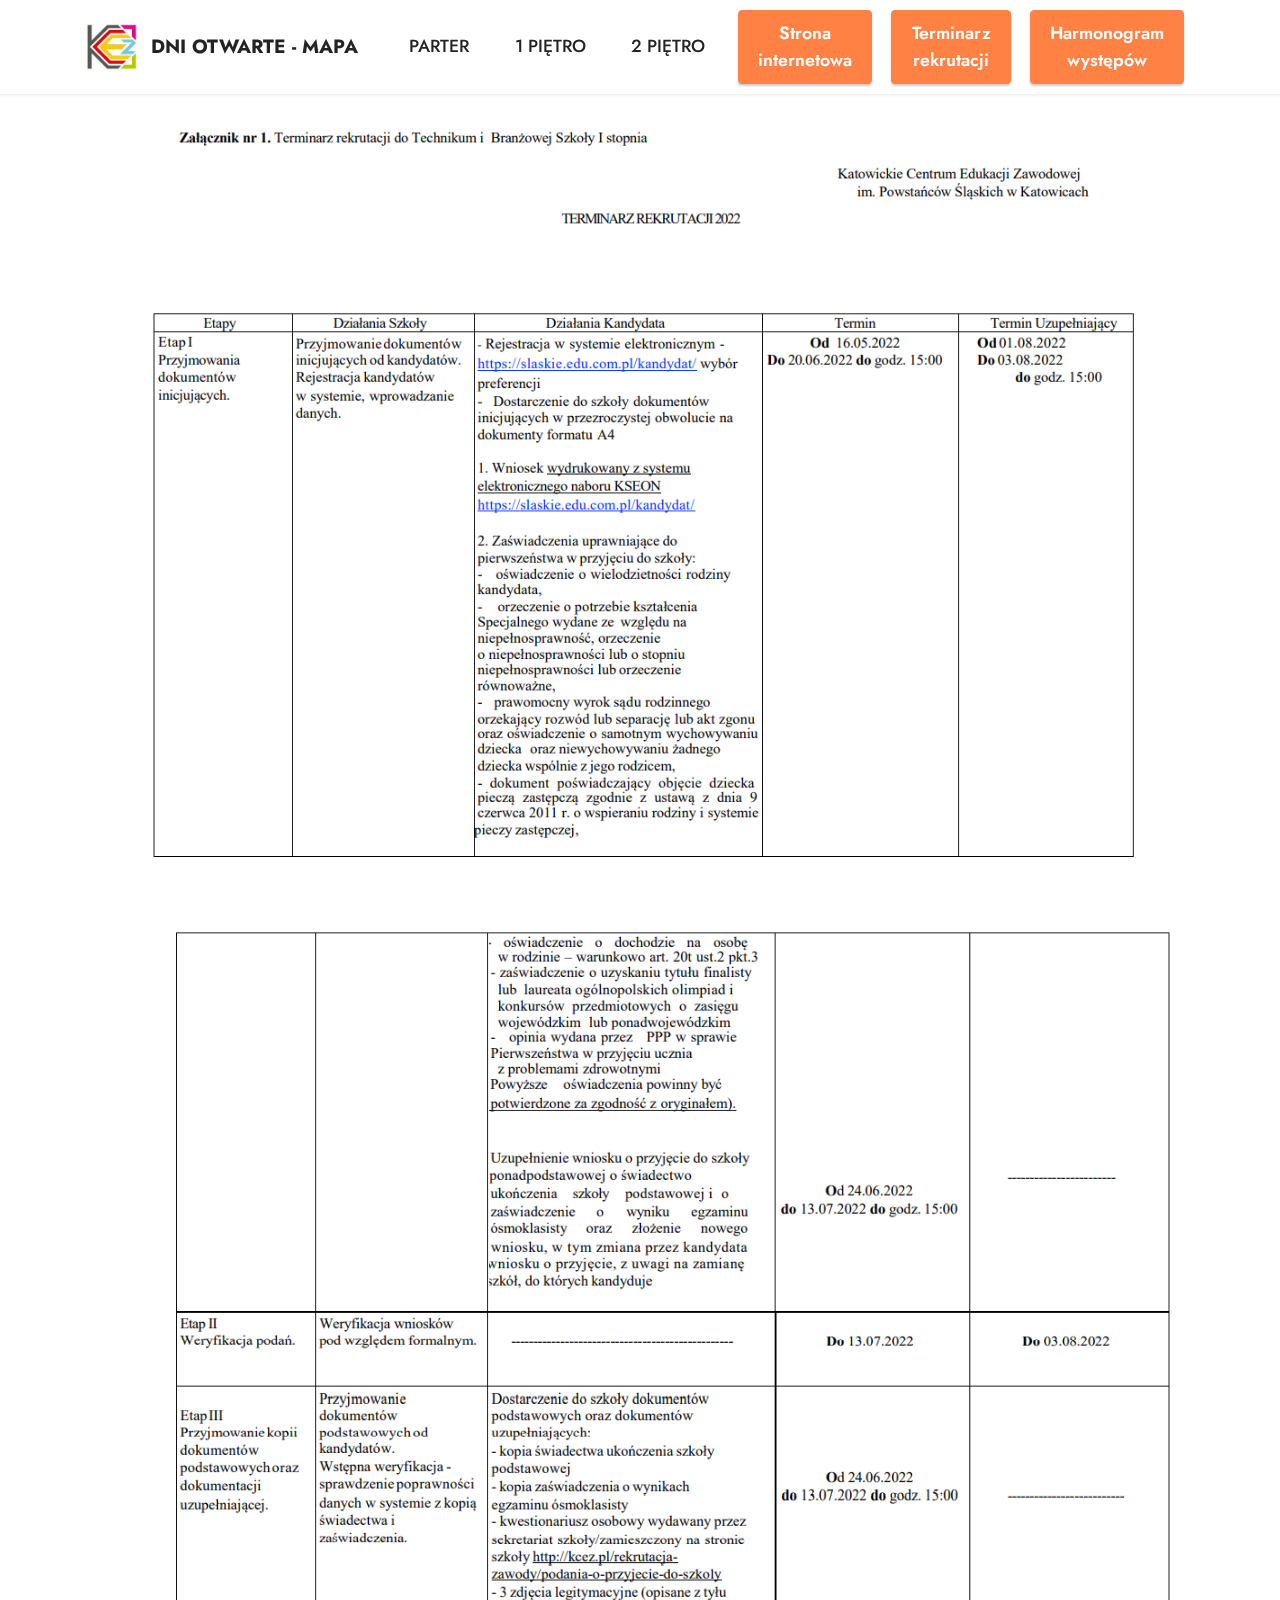
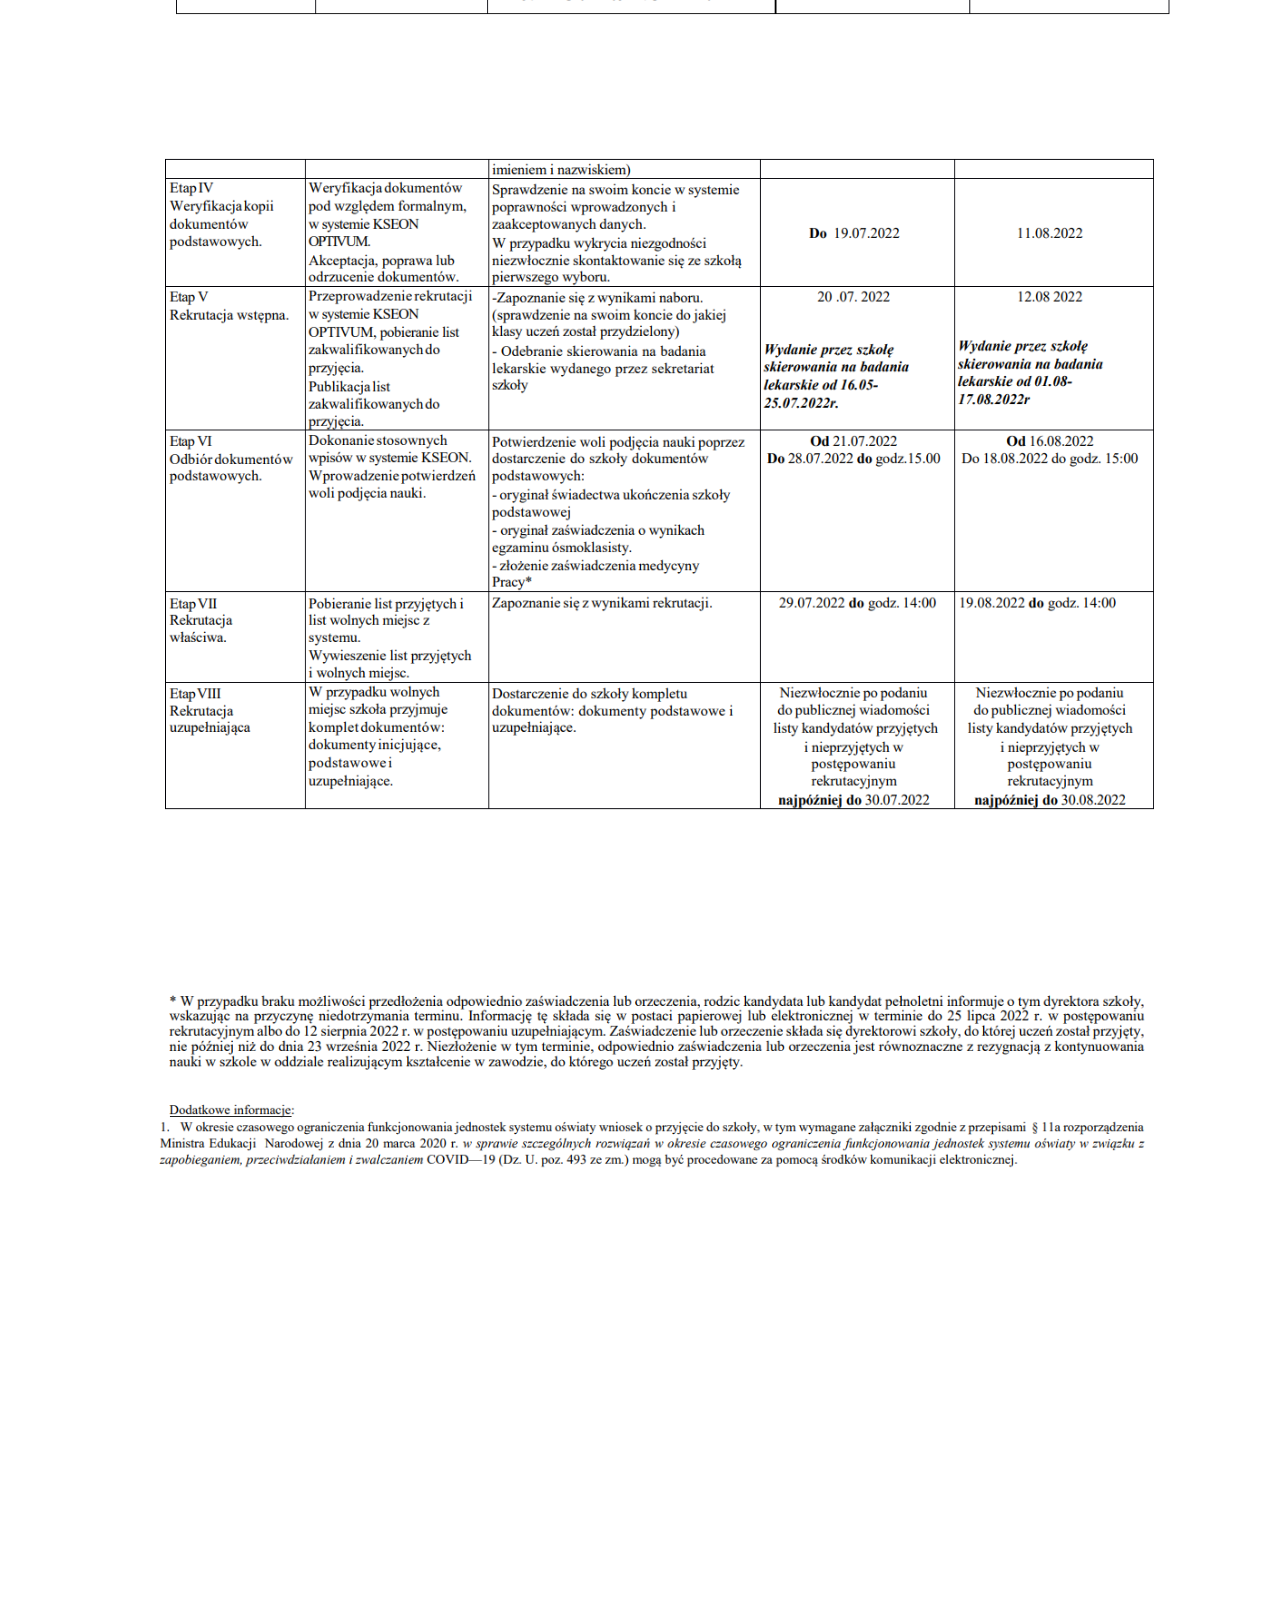
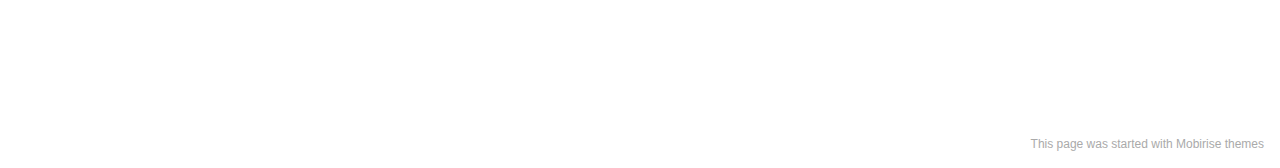
<file: terminarz.html>
<!DOCTYPE html>
<html  >
<head>
  <!-- Site made with Mobirise Website Builder v5.4.0, https://mobirise.com -->
  <meta charset="UTF-8">
  <meta http-equiv="X-UA-Compatible" content="IE=edge">
  <meta name="generator" content="Mobirise v5.4.0, mobirise.com">
  <meta name="viewport" content="width=device-width, initial-scale=1, minimum-scale=1">
  <link rel="shortcut icon" href="assets/images/kcez.jpg" type="image/x-icon">
  <meta name="description" content="">
  
  
  <title>Terminarz rekrutacji</title>
  <link rel="stylesheet" href="assets/web/assets/mobirise-icons2/mobirise2.css">
  <link rel="stylesheet" href="assets/bootstrap/css/bootstrap.min.css">
  <link rel="stylesheet" href="assets/bootstrap/css/bootstrap-grid.min.css">
  <link rel="stylesheet" href="assets/bootstrap/css/bootstrap-reboot.min.css">
  <link rel="stylesheet" href="assets/dropdown/css/style.css">
  <link rel="stylesheet" href="assets/socicon/css/styles.css">
  <link rel="stylesheet" href="assets/theme/css/style.css">
  <link rel="preload" href="https://fonts.googleapis.com/css?family=Jost:100,200,300,400,500,600,700,800,900,100i,200i,300i,400i,500i,600i,700i,800i,900i&display=swap" as="style" onload="this.onload=null;this.rel='stylesheet'">
  <noscript><link rel="stylesheet" href="https://fonts.googleapis.com/css?family=Jost:100,200,300,400,500,600,700,800,900,100i,200i,300i,400i,500i,600i,700i,800i,900i&display=swap"></noscript>
  <link rel="preload" as="style" href="assets/mobirise/css/mbr-additional.css"><link rel="stylesheet" href="assets/mobirise/css/mbr-additional.css" type="text/css">
  
  
  
  
</head>
<body>
  
  <section data-bs-version="5" class="menu menu2 cid-t1SoZZsfdU" once="menu" id="menu2-d">
    
    <nav class="navbar navbar-dropdown navbar-fixed-top navbar-expand-lg">
        <div class="container">
            <div class="navbar-brand">
                <span class="navbar-logo">
                    <a href="index.html#top" target="_blank">
                        <img src="assets/images/kcez.jpg" alt="" style="height: 3rem;">
                    </a>
                </span>
                <span class="navbar-caption-wrap"><a class="navbar-caption text-black text-primary display-7" href="index.html#top" target="_blank">DNI OTWARTE - MAPA</a></span>
            </div>
            <button class="navbar-toggler" type="button" data-toggle="collapse" data-bs-toggle="collapse" data-target="#navbarSupportedContent" data-bs-target="#navbarSupportedContent" aria-controls="navbarNavAltMarkup" aria-expanded="false" aria-label="Toggle navigation">
                <div class="hamburger">
                    <span></span>
                    <span></span>
                    <span></span>
                    <span></span>
                </div>
            </button>
            <div class="collapse navbar-collapse" id="navbarSupportedContent">
                <ul class="navbar-nav nav-dropdown" data-app-modern-menu="true"><li class="nav-item"><a class="nav-link link text-black text-primary display-4" href="index.html#gallery6-h">PARTER</a></li>
                    <li class="nav-item"><a class="nav-link link text-black text-primary display-4" href="index.html#gallery6-i">1 PIĘTRO</a></li>
                    <li class="nav-item"><a class="nav-link link text-black text-primary display-4" href="index.html#gallery6-j">2 PIĘTRO</a>
                    </li></ul>
                
                <div class="navbar-buttons mbr-section-btn"><a class="btn btn-success display-4" href="http://www.kcez.pl/" target="_blank">Strona<br>internetowa</a> <a class="btn btn-success display-4" href="terminarz.html#top">Terminarz<br>rekrutacji</a> <a class="btn btn-success display-4" href="harmonogram.html">Harmonogram<br>występów</a></div>
            </div>
        </div>
    </nav>
</section>

<section data-bs-version="5" class="gallery6 mbr-gallery cid-t22EaRiRf6" id="gallery6-k">
    

    

    <div class="container">
        
        <div class="row mbr-gallery mt-4">
            <div class="col-12 col-md-6 col-lg-12 item gallery-image">
                <div class="item-wrapper" data-toggle="modal" data-bs-toggle="modal" data-target="#t86FjELpI6-modal" data-bs-target="#t86FjELpI6-modal">
                    <img class="w-100" src="assets/images/strona-3.png" alt="" data-slide-to="0" data-bs-slide-to="0" data-target="#lb-t86FjELpI6" data-bs-target="#lb-t86FjELpI6">
                    <div class="icon-wrapper">
                        <span class="mobi-mbri mobi-mbri-search mbr-iconfont mbr-iconfont-btn"></span>
                    </div>
                </div>
                
            </div>
            
            
            
        </div>

        <div class="modal mbr-slider" tabindex="-1" role="dialog" aria-hidden="true" id="t86FjELpI6-modal">
            <div class="modal-dialog" role="document">
                <div class="modal-content">
                    <div class="modal-body">
                        <div class="carousel slide" id="lb-t86FjELpI6" data-interval="5000" data-bs-interval="5000">
                            <div class="carousel-inner">
                                <div class="carousel-item active">
                                    <img class="d-block w-100" src="assets/images/strona-3.png" alt="">
                                </div>
                                
                                
                                
                            </div>
                            <ol class="carousel-indicators">
                                <li data-slide-to="0" data-bs-slide-to="0" class="active" data-target="#lb-t86FjELpI6" data-bs-target="#lb-t86FjELpI6"></li>
                                
                                
                                
                            </ol>
                            <a role="button" href="" class="close" data-dismiss="modal" data-bs-dismiss="modal" aria-label="Close">
                            </a>
                            <a class="carousel-control-prev carousel-control" role="button" data-slide="prev" data-bs-slide="prev" href="#lb-t86FjELpI6">
                                <span class="mobi-mbri mobi-mbri-arrow-prev" aria-hidden="true"></span>
                                <span class="sr-only visually-hidden">Previous</span>
                            </a>
                            <a class="carousel-control-next carousel-control" role="button" data-slide="next" data-bs-slide="next" href="#lb-t86FjELpI6">
                                <span class="mobi-mbri mobi-mbri-arrow-next" aria-hidden="true"></span>
                                <span class="sr-only visually-hidden">Next</span>
                            </a>
                        </div>
                    </div>
                </div>
            </div>
        </div>
    </div>
</section>

<section data-bs-version="5" class="gallery6 mbr-gallery cid-t22EQ5YNvm" id="gallery6-m">
    

    

    <div class="container">
        
        <div class="row mbr-gallery mt-4">
            <div class="col-12 col-md-6 col-lg-12 item gallery-image">
                <div class="item-wrapper" data-toggle="modal" data-bs-toggle="modal" data-target="#t86FjFo7aM-modal" data-bs-target="#t86FjFo7aM-modal">
                    <img class="w-100" src="assets/images/strona-5.png" alt="" data-slide-to="0" data-bs-slide-to="0" data-target="#lb-t86FjFo7aM" data-bs-target="#lb-t86FjFo7aM">
                    <div class="icon-wrapper">
                        <span class="mobi-mbri mobi-mbri-search mbr-iconfont mbr-iconfont-btn"></span>
                    </div>
                </div>
                
            </div>
            
            
            
        </div>

        <div class="modal mbr-slider" tabindex="-1" role="dialog" aria-hidden="true" id="t86FjFo7aM-modal">
            <div class="modal-dialog" role="document">
                <div class="modal-content">
                    <div class="modal-body">
                        <div class="carousel slide" id="lb-t86FjFo7aM" data-interval="5000" data-bs-interval="5000">
                            <div class="carousel-inner">
                                <div class="carousel-item active">
                                    <img class="d-block w-100" src="assets/images/strona-5.png" alt="">
                                </div>
                                
                                
                                
                            </div>
                            <ol class="carousel-indicators">
                                <li data-slide-to="0" data-bs-slide-to="0" class="active" data-target="#lb-t86FjFo7aM" data-bs-target="#lb-t86FjFo7aM"></li>
                                
                                
                                
                            </ol>
                            <a role="button" href="" class="close" data-dismiss="modal" data-bs-dismiss="modal" aria-label="Close">
                            </a>
                            <a class="carousel-control-prev carousel-control" role="button" data-slide="prev" data-bs-slide="prev" href="#lb-t86FjFo7aM">
                                <span class="mobi-mbri mobi-mbri-arrow-prev" aria-hidden="true"></span>
                                <span class="sr-only visually-hidden">Previous</span>
                            </a>
                            <a class="carousel-control-next carousel-control" role="button" data-slide="next" data-bs-slide="next" href="#lb-t86FjFo7aM">
                                <span class="mobi-mbri mobi-mbri-arrow-next" aria-hidden="true"></span>
                                <span class="sr-only visually-hidden">Next</span>
                            </a>
                        </div>
                    </div>
                </div>
            </div>
        </div>
    </div>
</section>

<section data-bs-version="5" class="gallery6 mbr-gallery cid-t22F0LDH0g" id="gallery6-n">
    

    

    <div class="container">
        
        <div class="row mbr-gallery mt-4">
            <div class="col-12 col-md-6 col-lg-12 item gallery-image">
                <div class="item-wrapper" data-toggle="modal" data-bs-toggle="modal" data-target="#t86FjFYJCL-modal" data-bs-target="#t86FjFYJCL-modal">
                    <img class="w-100" src="assets/images/strona-7.png" alt="" data-slide-to="0" data-bs-slide-to="0" data-target="#lb-t86FjFYJCL" data-bs-target="#lb-t86FjFYJCL">
                    <div class="icon-wrapper">
                        <span class="mobi-mbri mobi-mbri-search mbr-iconfont mbr-iconfont-btn"></span>
                    </div>
                </div>
                
            </div>
            
            
            
        </div>

        <div class="modal mbr-slider" tabindex="-1" role="dialog" aria-hidden="true" id="t86FjFYJCL-modal">
            <div class="modal-dialog" role="document">
                <div class="modal-content">
                    <div class="modal-body">
                        <div class="carousel slide" id="lb-t86FjFYJCL" data-interval="5000" data-bs-interval="5000">
                            <div class="carousel-inner">
                                <div class="carousel-item active">
                                    <img class="d-block w-100" src="assets/images/strona-7.png" alt="">
                                </div>
                                
                                
                                
                            </div>
                            <ol class="carousel-indicators">
                                <li data-slide-to="0" data-bs-slide-to="0" class="active" data-target="#lb-t86FjFYJCL" data-bs-target="#lb-t86FjFYJCL"></li>
                                
                                
                                
                            </ol>
                            <a role="button" href="" class="close" data-dismiss="modal" data-bs-dismiss="modal" aria-label="Close">
                            </a>
                            <a class="carousel-control-prev carousel-control" role="button" data-slide="prev" data-bs-slide="prev" href="#lb-t86FjFYJCL">
                                <span class="mobi-mbri mobi-mbri-arrow-prev" aria-hidden="true"></span>
                                <span class="sr-only visually-hidden">Previous</span>
                            </a>
                            <a class="carousel-control-next carousel-control" role="button" data-slide="next" data-bs-slide="next" href="#lb-t86FjFYJCL">
                                <span class="mobi-mbri mobi-mbri-arrow-next" aria-hidden="true"></span>
                                <span class="sr-only visually-hidden">Next</span>
                            </a>
                        </div>
                    </div>
                </div>
            </div>
        </div>
    </div>
</section>

<section data-bs-version="5" class="gallery6 mbr-gallery cid-t22FcEvs7c" id="gallery6-o">
    

    

    <div class="container">
        
        <div class="row mbr-gallery mt-4">
            <div class="col-12 col-md-6 col-lg-12 item gallery-image">
                <div class="item-wrapper" data-toggle="modal" data-bs-toggle="modal" data-target="#t86FjGCDKf-modal" data-bs-target="#t86FjGCDKf-modal">
                    <img class="w-100" src="assets/images/strona-8.png" alt="" data-slide-to="0" data-bs-slide-to="0" data-target="#lb-t86FjGCDKf" data-bs-target="#lb-t86FjGCDKf">
                    <div class="icon-wrapper">
                        <span class="mobi-mbri mobi-mbri-search mbr-iconfont mbr-iconfont-btn"></span>
                    </div>
                </div>
                
            </div>
            
            
            
        </div>

        <div class="modal mbr-slider" tabindex="-1" role="dialog" aria-hidden="true" id="t86FjGCDKf-modal">
            <div class="modal-dialog" role="document">
                <div class="modal-content">
                    <div class="modal-body">
                        <div class="carousel slide" id="lb-t86FjGCDKf" data-interval="5000" data-bs-interval="5000">
                            <div class="carousel-inner">
                                <div class="carousel-item active">
                                    <img class="d-block w-100" src="assets/images/strona-8.png" alt="">
                                </div>
                                
                                
                                
                            </div>
                            <ol class="carousel-indicators">
                                <li data-slide-to="0" data-bs-slide-to="0" class="active" data-target="#lb-t86FjGCDKf" data-bs-target="#lb-t86FjGCDKf"></li>
                                
                                
                                
                            </ol>
                            <a role="button" href="" class="close" data-dismiss="modal" data-bs-dismiss="modal" aria-label="Close">
                            </a>
                            <a class="carousel-control-prev carousel-control" role="button" data-slide="prev" data-bs-slide="prev" href="#lb-t86FjGCDKf">
                                <span class="mobi-mbri mobi-mbri-arrow-prev" aria-hidden="true"></span>
                                <span class="sr-only visually-hidden">Previous</span>
                            </a>
                            <a class="carousel-control-next carousel-control" role="button" data-slide="next" data-bs-slide="next" href="#lb-t86FjGCDKf">
                                <span class="mobi-mbri mobi-mbri-arrow-next" aria-hidden="true"></span>
                                <span class="sr-only visually-hidden">Next</span>
                            </a>
                        </div>
                    </div>
                </div>
            </div>
        </div>
    </div>
</section><section style="background-color: #fff; font-family: -apple-system, BlinkMacSystemFont, 'Segoe UI', 'Roboto', 'Helvetica Neue', Arial, sans-serif; color:#aaa; font-size:12px; padding: 0; align-items: center; display: flex;"><a href="https://mobirise.site/u" style="flex: 1 1; height: 3rem; padding-left: 1rem;"></a><p style="flex: 0 0 auto; margin:0; padding-right:1rem;"><a href="https://mobirise.site/r" style="color:#aaa;">This page</a> was started with Mobirise themes</p></section><script src="assets/bootstrap/js/bootstrap.bundle.min.js"></script>  <script src="assets/smoothscroll/smooth-scroll.js"></script>  <script src="assets/ytplayer/index.js"></script>  <script src="assets/dropdown/js/navbar-dropdown.js"></script>  <script src="assets/theme/js/script.js"></script>  
  
  
</body>
</html>
</file>
<file: assets/web/assets/mobirise-icons2/mobirise2.css>
@font-face {
  font-family: 'Moririse2';
  font-display: swap;
  src:  url('mobirise2.eot?f2bix4');
  src:  url('mobirise2.eot?f2bix4#iefix') format('embedded-opentype'),
    url('mobirise2.ttf?f2bix4') format('truetype'),
    url('mobirise2.woff?f2bix4') format('woff'),
    url('mobirise2.svg?f2bix4#mobirise2') format('svg');
  font-weight: normal;
  font-style: normal;
}

[class^="mobi-"], [class*=" mobi-"] {
  /* use !important to prevent issues with browser extensions that change fonts */
  font-family: 'Moririse2' !important;
  speak: none;
  font-style: normal;
  font-weight: normal;
  font-variant: normal;
  text-transform: none;
  line-height: 1;

  /* Better Font Rendering =========== */
  -webkit-font-smoothing: antialiased;
  -moz-osx-font-smoothing: grayscale;
}

.mobi-mbri-add-submenu:before {
  content: "\e900";
}
.mobi-mbri-alert:before {
  content: "\e901";
}
.mobi-mbri-align-center:before {
  content: "\e902";
}
.mobi-mbri-align-justify:before {
  content: "\e903";
}
.mobi-mbri-align-left:before {
  content: "\e904";
}
.mobi-mbri-align-right:before {
  content: "\e905";
}
.mobi-mbri-android:before {
  content: "\e906";
}
.mobi-mbri-apple:before {
  content: "\e907";
}
.mobi-mbri-arrow-down:before {
  content: "\e908";
}
.mobi-mbri-arrow-next:before {
  content: "\e909";
}
.mobi-mbri-arrow-prev:before {
  content: "\e90a";
}
.mobi-mbri-arrow-up:before {
  content: "\e90b";
}
.mobi-mbri-bold:before {
  content: "\e90c";
}
.mobi-mbri-bookmark:before {
  content: "\e90d";
}
.mobi-mbri-bootstrap:before {
  content: "\e90e";
}
.mobi-mbri-briefcase:before {
  content: "\e90f";
}
.mobi-mbri-browse:before {
  content: "\e910";
}
.mobi-mbri-bulleted-list:before {
  content: "\e911";
}
.mobi-mbri-calendar:before {
  content: "\e912";
}
.mobi-mbri-camera:before {
  content: "\e913";
}
.mobi-mbri-cart-add:before {
  content: "\e914";
}
.mobi-mbri-cart-full:before {
  content: "\e915";
}
.mobi-mbri-cash:before {
  content: "\e916";
}
.mobi-mbri-change-style:before {
  content: "\e917";
}
.mobi-mbri-chat:before {
  content: "\e918";
}
.mobi-mbri-clock:before {
  content: "\e919";
}
.mobi-mbri-close:before {
  content: "\e91a";
}
.mobi-mbri-cloud:before {
  content: "\e91b";
}
.mobi-mbri-code:before {
  content: "\e91c";
}
.mobi-mbri-contact-form:before {
  content: "\e91d";
}
.mobi-mbri-credit-card:before {
  content: "\e91e";
}
.mobi-mbri-cursor-click:before {
  content: "\e91f";
}
.mobi-mbri-cust-feedback:before {
  content: "\e920";
}
.mobi-mbri-database:before {
  content: "\e921";
}
.mobi-mbri-delivery:before {
  content: "\e922";
}
.mobi-mbri-desktop:before {
  content: "\e923";
}
.mobi-mbri-devices:before {
  content: "\e924";
}
.mobi-mbri-down:before {
  content: "\e925";
}
.mobi-mbri-download-2:before {
  content: "\e926";
}
.mobi-mbri-download:before {
  content: "\e927";
}
.mobi-mbri-drag-n-drop-2:before {
  content: "\e928";
}
.mobi-mbri-drag-n-drop:before {
  content: "\e929";
}
.mobi-mbri-edit-2:before {
  content: "\e92a";
}
.mobi-mbri-edit:before {
  content: "\e92b";
}
.mobi-mbri-error:before {
  content: "\e92c";
}
.mobi-mbri-extension:before {
  content: "\e92d";
}
.mobi-mbri-features:before {
  content: "\e92e";
}
.mobi-mbri-file:before {
  content: "\e92f";
}
.mobi-mbri-flag:before {
  content: "\e930";
}
.mobi-mbri-folder:before {
  content: "\e931";
}
.mobi-mbri-gift:before {
  content: "\e932";
}
.mobi-mbri-github:before {
  content: "\e933";
}
.mobi-mbri-globe-2:before {
  content: "\e934";
}
.mobi-mbri-globe:before {
  content: "\e935";
}
.mobi-mbri-growing-chart:before {
  content: "\e936";
}
.mobi-mbri-hearth:before {
  content: "\e937";
}
.mobi-mbri-help:before {
  content: "\e938";
}
.mobi-mbri-home:before {
  content: "\e939";
}
.mobi-mbri-hot-cup:before {
  content: "\e93a";
}
.mobi-mbri-idea:before {
  content: "\e93b";
}
.mobi-mbri-image-gallery:before {
  content: "\e93c";
}
.mobi-mbri-image-slider:before {
  content: "\e93d";
}
.mobi-mbri-info:before {
  content: "\e93e";
}
.mobi-mbri-italic:before {
  content: "\e93f";
}
.mobi-mbri-key:before {
  content: "\e940";
}
.mobi-mbri-laptop:before {
  content: "\e941";
}
.mobi-mbri-layers:before {
  content: "\e942";
}
.mobi-mbri-left-right:before {
  content: "\e943";
}
.mobi-mbri-left:before {
  content: "\e944";
}
.mobi-mbri-letter:before {
  content: "\e945";
}
.mobi-mbri-like:before {
  content: "\e946";
}
.mobi-mbri-link:before {
  content: "\e947";
}
.mobi-mbri-lock:before {
  content: "\e948";
}
.mobi-mbri-login:before {
  content: "\e949";
}
.mobi-mbri-logout:before {
  content: "\e94a";
}
.mobi-mbri-magic-stick:before {
  content: "\e94b";
}
.mobi-mbri-map-pin:before {
  content: "\e94c";
}
.mobi-mbri-menu:before {
  content: "\e94d";
}
.mobi-mbri-mobile-2:before {
  content: "\e94e";
}
.mobi-mbri-mobile-horizontal:before {
  content: "\e94f";
}
.mobi-mbri-mobile:before {
  content: "\e950";
}
.mobi-mbri-mobirise:before {
  content: "\e951";
}
.mobi-mbri-more-horizontal:before {
  content: "\e952";
}
.mobi-mbri-more-vertical:before {
  content: "\e953";
}
.mobi-mbri-music:before {
  content: "\e954";
}
.mobi-mbri-new-file:before {
  content: "\e955";
}
.mobi-mbri-numbered-list:before {
  content: "\e956";
}
.mobi-mbri-opened-folder:before {
  content: "\e957";
}
.mobi-mbri-pages:before {
  content: "\e958";
}
.mobi-mbri-paper-plane:before {
  content: "\e959";
}
.mobi-mbri-paperclip:before {
  content: "\e95a";
}
.mobi-mbri-phone:before {
  content: "\e95b";
}
.mobi-mbri-photo:before {
  content: "\e95c";
}
.mobi-mbri-photos:before {
  content: "\e95d";
}
.mobi-mbri-pin:before {
  content: "\e95e";
}
.mobi-mbri-play:before {
  content: "\e95f";
}
.mobi-mbri-plus:before {
  content: "\e960";
}
.mobi-mbri-preview:before {
  content: "\e961";
}
.mobi-mbri-print:before {
  content: "\e962";
}
.mobi-mbri-protect:before {
  content: "\e963";
}
.mobi-mbri-question:before {
  content: "\e964";
}
.mobi-mbri-quote-left:before {
  content: "\e965";
}
.mobi-mbri-quote-right:before {
  content: "\e966";
}
.mobi-mbri-redo:before {
  content: "\e967";
}
.mobi-mbri-refresh:before {
  content: "\e968";
}
.mobi-mbri-responsive-2:before {
  content: "\e969";
}
.mobi-mbri-responsive:before {
  content: "\e96a";
}
.mobi-mbri-right:before {
  content: "\e96b";
}
.mobi-mbri-rocket:before {
  content: "\e96c";
}
.mobi-mbri-sad-face:before {
  content: "\e96d";
}
.mobi-mbri-sale:before {
  content: "\e96e";
}
.mobi-mbri-save:before {
  content: "\e96f";
}
.mobi-mbri-search:before {
  content: "\e970";
}
.mobi-mbri-setting-2:before {
  content: "\e971";
}
.mobi-mbri-setting-3:before {
  content: "\e972";
}
.mobi-mbri-setting:before {
  content: "\e973";
}
.mobi-mbri-share:before {
  content: "\e974";
}
.mobi-mbri-shopping-bag:before {
  content: "\e975";
}
.mobi-mbri-shopping-basket:before {
  content: "\e976";
}
.mobi-mbri-shopping-cart:before {
  content: "\e977";
}
.mobi-mbri-sites:before {
  content: "\e978";
}
.mobi-mbri-smile-face:before {
  content: "\e979";
}
.mobi-mbri-speed:before {
  content: "\e97a";
}
.mobi-mbri-star:before {
  content: "\e97b";
}
.mobi-mbri-success:before {
  content: "\e97c";
}
.mobi-mbri-sun:before {
  content: "\e97d";
}
.mobi-mbri-sun2:before {
  content: "\e97e";
}
.mobi-mbri-tablet-vertical:before {
  content: "\e97f";
}
.mobi-mbri-tablet:before {
  content: "\e980";
}
.mobi-mbri-target:before {
  content: "\e981";
}
.mobi-mbri-timer:before {
  content: "\e982";
}
.mobi-mbri-to-ftp:before {
  content: "\e983";
}
.mobi-mbri-to-local-drive:before {
  content: "\e984";
}
.mobi-mbri-touch-swipe:before {
  content: "\e985";
}
.mobi-mbri-touch:before {
  content: "\e986";
}
.mobi-mbri-trash:before {
  content: "\e987";
}
.mobi-mbri-underline:before {
  content: "\e988";
}
.mobi-mbri-undo:before {
  content: "\e989";
}
.mobi-mbri-unlink:before {
  content: "\e98a";
}
.mobi-mbri-unlock:before {
  content: "\e98b";
}
.mobi-mbri-up-down:before {
  content: "\e98c";
}
.mobi-mbri-up:before {
  content: "\e98d";
}
.mobi-mbri-update:before {
  content: "\e98e";
}
.mobi-mbri-upload-2:before {
  content: "\e98f";
}
.mobi-mbri-upload:before {
  content: "\e990";
}
.mobi-mbri-user-2:before {
  content: "\e991";
}
.mobi-mbri-user:before {
  content: "\e992";
}
.mobi-mbri-users:before {
  content: "\e993";
}
.mobi-mbri-video-play:before {
  content: "\e994";
}
.mobi-mbri-video:before {
  content: "\e995";
}
.mobi-mbri-watch:before {
  content: "\e996";
}
.mobi-mbri-website-theme-2:before {
  content: "\e997";
}
.mobi-mbri-website-theme:before {
  content: "\e998";
}
.mobi-mbri-wifi:before {
  content: "\e999";
}
.mobi-mbri-windows:before {
  content: "\e99a";
}
.mobi-mbri-zoom-in:before {
  content: "\e99b";
}
.mobi-mbri-zoom-out:before {
  content: "\e99c";
}
</file>
<file: assets/dropdown/css/style.css>
.navbar-dropdown {
  left: 0;
  padding: 0;
  position: absolute;
  right: 0;
  top: 0;
  transition: all 0.45s ease;
  z-index: 1030;
  background: #282828; }
  .navbar-dropdown .navbar-logo {
    margin-right: 0.8rem;
    transition: margin 0.3s ease-in-out;
    vertical-align: middle; }
    .navbar-dropdown .navbar-logo img {
      height: 3.125rem;
      transition: all 0.3s ease-in-out; }
    .navbar-dropdown .navbar-logo.mbr-iconfont {
      font-size: 3.125rem;
      line-height: 3.125rem; }
  .navbar-dropdown .navbar-caption {
    font-weight: 700;
    white-space: normal;
    vertical-align: -4px;
    line-height: 3.125rem !important; }
    .navbar-dropdown .navbar-caption, .navbar-dropdown .navbar-caption:hover {
      color: inherit;
      text-decoration: none; }
  .navbar-dropdown .mbr-iconfont + .navbar-caption {
    vertical-align: -1px; }
  .navbar-dropdown.navbar-fixed-top {
    position: fixed; }
  .navbar-dropdown .navbar-brand span {
    vertical-align: -4px; }
  .navbar-dropdown.bg-color.transparent {
    background: none; }
  .navbar-dropdown.navbar-short .navbar-brand {
    padding: 0.625rem 0; }
    .navbar-dropdown.navbar-short .navbar-brand span {
      vertical-align: -1px; }
  .navbar-dropdown.navbar-short .navbar-caption {
    line-height: 2.375rem !important;
    vertical-align: -2px; }
  .navbar-dropdown.navbar-short .navbar-logo {
    margin-right: 0.5rem; }
    .navbar-dropdown.navbar-short .navbar-logo img {
      height: 2.375rem; }
    .navbar-dropdown.navbar-short .navbar-logo.mbr-iconfont {
      font-size: 2.375rem;
      line-height: 2.375rem; }
  .navbar-dropdown.navbar-short .mbr-table-cell {
    height: 3.625rem; }
  .navbar-dropdown .navbar-close {
    left: 0.6875rem;
    position: fixed;
    top: 0.75rem;
    z-index: 1000; }
  .navbar-dropdown .hamburger-icon {
    content: "";
    display: inline-block;
    vertical-align: middle;
    width: 16px;
    -webkit-box-shadow: 0 -6px 0 1px #282828,0 0 0 1px #282828,0 6px 0 1px #282828;
    -moz-box-shadow: 0 -6px 0 1px #282828,0 0 0 1px #282828,0 6px 0 1px #282828;
    box-shadow: 0 -6px 0 1px #282828,0 0 0 1px #282828,0 6px 0 1px #282828; }

.dropdown-menu .dropdown-toggle[data-toggle="dropdown-submenu"]::after {
  border-bottom: 0.35em solid transparent;
  border-left: 0.35em solid;
  border-right: 0;
  border-top: 0.35em solid transparent;
  margin-left: 0.3rem; }

.dropdown-menu .dropdown-item:focus {
  outline: 0; }

.nav-dropdown {
  font-size: 0.75rem;
  font-weight: 500;
  height: auto !important; }
  .nav-dropdown .nav-btn {
    padding-left: 1rem; }
  .nav-dropdown .link {
    margin: .667em 1.667em;
    font-weight: 500;
    padding: 0;
    transition: color .2s ease-in-out; }
    .nav-dropdown .link.dropdown-toggle {
      margin-right: 2.583em; }
      .nav-dropdown .link.dropdown-toggle::after {
        margin-left: .25rem;
        border-top: 0.35em solid;
        border-right: 0.35em solid transparent;
        border-left: 0.35em solid transparent;
        border-bottom: 0; }
      .nav-dropdown .link.dropdown-toggle[aria-expanded="true"] {
        margin: 0;
        padding: 0.667em 3.263em  0.667em 1.667em; }
  .nav-dropdown .link::after,
  .nav-dropdown .dropdown-item::after {
    color: inherit; }
  .nav-dropdown .btn {
    font-size: 0.75rem;
    font-weight: 700;
    letter-spacing: 0;
    margin-bottom: 0;
    padding-left: 1.25rem;
    padding-right: 1.25rem; }
  .nav-dropdown .dropdown-menu {
    border-radius: 0;
    border: 0;
    left: 0;
    margin: 0;
    padding-bottom: 1.25rem;
    padding-top: 1.25rem;
    position: relative; }
  .nav-dropdown .dropdown-submenu {
    margin-left: 0.125rem;
    top: 0; }
  .nav-dropdown .dropdown-item {
    font-weight: 500;
    line-height: 2;
    padding: 0.3846em 4.615em 0.3846em 1.5385em;
    position: relative;
    transition: color .2s ease-in-out, background-color .2s ease-in-out; }
    .nav-dropdown .dropdown-item::after {
      margin-top: -0.3077em;
      position: absolute;
      right: 1.1538em;
      top: 50%; }
    .nav-dropdown .dropdown-item:focus, .nav-dropdown .dropdown-item:hover {
      background: none; }

@media (max-width: 767px) {
  .nav-dropdown.navbar-toggleable-sm {
    bottom: 0;
    display: none;
    left: 0;
    overflow-x: hidden;
    position: fixed;
    top: 0;
    transform: translateX(-100%);
    -ms-transform: translateX(-100%);
    -webkit-transform: translateX(-100%);
    width: 18.75rem;
    z-index: 999; } }
.nav-dropdown.navbar-toggleable-xl {
  bottom: 0;
  display: none;
  left: 0;
  overflow-x: hidden;
  position: fixed;
  top: 0;
  transform: translateX(-100%);
  -ms-transform: translateX(-100%);
  -webkit-transform: translateX(-100%);
  width: 18.75rem;
  z-index: 999; }

.nav-dropdown-sm {
  display: block !important;
  overflow-x: hidden;
  overflow: auto;
  padding-top: 3.875rem; }
  .nav-dropdown-sm::after {
    content: "";
    display: block;
    height: 3rem;
    width: 100%; }
  .nav-dropdown-sm.collapse.in ~ .navbar-close {
    display: block !important; }
  .nav-dropdown-sm.collapsing, .nav-dropdown-sm.collapse.in {
    transform: translateX(0);
    -ms-transform: translateX(0);
    -webkit-transform: translateX(0);
    transition: all 0.25s ease-out;
    -webkit-transition: all 0.25s ease-out;
    background: #282828; }
  .nav-dropdown-sm.collapsing[aria-expanded="false"] {
    transform: translateX(-100%);
    -ms-transform: translateX(-100%);
    -webkit-transform: translateX(-100%); }
  .nav-dropdown-sm .nav-item {
    display: block;
    margin-left: 0 !important;
    padding-left: 0; }
  .nav-dropdown-sm .link,
  .nav-dropdown-sm .dropdown-item {
    border-top: 1px dotted rgba(255, 255, 255, 0.1);
    font-size: 0.8125rem;
    line-height: 1.6;
    margin: 0 !important;
    padding: 0.875rem 2.4rem 0.875rem 1.5625rem !important;
    position: relative;
    white-space: normal; }
    .nav-dropdown-sm .link:focus, .nav-dropdown-sm .link:hover,
    .nav-dropdown-sm .dropdown-item:focus,
    .nav-dropdown-sm .dropdown-item:hover {
      background: rgba(0, 0, 0, 0.2) !important;
      color: #c0a375; }
  .nav-dropdown-sm .nav-btn {
    position: relative;
    padding: 1.5625rem 1.5625rem 0 1.5625rem; }
    .nav-dropdown-sm .nav-btn::before {
      border-top: 1px dotted rgba(255, 255, 255, 0.1);
      content: "";
      left: 0;
      position: absolute;
      top: 0;
      width: 100%; }
    .nav-dropdown-sm .nav-btn + .nav-btn {
      padding-top: 0.625rem; }
      .nav-dropdown-sm .nav-btn + .nav-btn::before {
        display: none; }
  .nav-dropdown-sm .btn {
    padding: 0.625rem 0; }
  .nav-dropdown-sm .dropdown-toggle[data-toggle="dropdown-submenu"]::after {
    margin-left: .25rem;
    border-top: 0.35em solid;
    border-right: 0.35em solid transparent;
    border-left: 0.35em solid transparent;
    border-bottom: 0; }
  .nav-dropdown-sm .dropdown-toggle[data-toggle="dropdown-submenu"][aria-expanded="true"]::after {
    border-top: 0;
    border-right: 0.35em solid transparent;
    border-left: 0.35em solid transparent;
    border-bottom: 0.35em solid; }
  .nav-dropdown-sm .dropdown-menu {
    margin: 0;
    padding: 0;
    position: relative;
    top: 0;
    left: 0;
    width: 100%;
    border: 0;
    float: none;
    border-radius: 0;
    background: none; }
  .nav-dropdown-sm .dropdown-submenu {
    left: 100%;
    margin-left: 0.125rem;
    margin-top: -1.25rem;
    top: 0; }

.navbar-toggleable-sm .nav-dropdown .dropdown-menu {
  position: absolute; }

.navbar-toggleable-sm .nav-dropdown .dropdown-submenu {
  left: 100%;
  margin-left: 0.125rem;
  margin-top: -1.25rem;
  top: 0; }

.navbar-toggleable-sm.opened .nav-dropdown .dropdown-menu {
  position: relative; }

.navbar-toggleable-sm.opened .nav-dropdown .dropdown-submenu {
  left: 0;
  margin-left: 00rem;
  margin-top: 0rem;
  top: 0; }

.is-builder .nav-dropdown.collapsing {
  transition: none !important; }
</file>
<file: assets/socicon/css/styles.css>
@charset "UTF-8";

@font-face {
  font-family: 'Socicon';
  src:  url('../fonts/socicon.eot');
  src:  url('../fonts/socicon.eot?#iefix') format('embedded-opentype'),
    url('../fonts/socicon.woff2') format('woff2'),
    url('../fonts/socicon.ttf') format('truetype'),
    url('../fonts/socicon.woff') format('woff'),
    url('../fonts/socicon.svg#socicon') format('svg');
  font-weight: normal;
  font-style: normal;
  font-display: swap;
}

[data-icon]:before {
  font-family: "socicon" !important;
  content: attr(data-icon);
  font-style: normal !important;
  font-weight: normal !important;
  font-variant: normal !important;
  text-transform: none !important;
  speak: none;
  line-height: 1;
  -webkit-font-smoothing: antialiased;
  -moz-osx-font-smoothing: grayscale;
}

[class^="socicon-"], [class*=" socicon-"] {
  /* use !important to prevent issues with browser extensions that change fonts */
  font-family: 'Socicon' !important;
  speak: none;
  font-style: normal;
  font-weight: normal;
  font-variant: normal;
  text-transform: none;
  line-height: 1;

  /* Better Font Rendering =========== */
  -webkit-font-smoothing: antialiased;
  -moz-osx-font-smoothing: grayscale;
}

.socicon-eitaa:before {
  content: "\e97c";
}
.socicon-soroush:before {
  content: "\e97d";
}
.socicon-bale:before {
  content: "\e97e";
}
.socicon-zazzle:before {
  content: "\e97b";
}
.socicon-society6:before {
  content: "\e97a";
}
.socicon-redbubble:before {
  content: "\e979";
}
.socicon-avvo:before {
  content: "\e978";
}
.socicon-stitcher:before {
  content: "\e977";
}
.socicon-googlehangouts:before {
  content: "\e974";
}
.socicon-dlive:before {
  content: "\e975";
}
.socicon-vsco:before {
  content: "\e976";
}
.socicon-flipboard:before {
  content: "\e973";
}
.socicon-ubuntu:before {
  content: "\e958";
}
.socicon-artstation:before {
  content: "\e959";
}
.socicon-invision:before {
  content: "\e95a";
}
.socicon-torial:before {
  content: "\e95b";
}
.socicon-collectorz:before {
  content: "\e95c";
}
.socicon-seenthis:before {
  content: "\e95d";
}
.socicon-googleplaymusic:before {
  content: "\e95e";
}
.socicon-debian:before {
  content: "\e95f";
}
.socicon-filmfreeway:before {
  content: "\e960";
}
.socicon-gnome:before {
  content: "\e961";
}
.socicon-itchio:before {
  content: "\e962";
}
.socicon-jamendo:before {
  content: "\e963";
}
.socicon-mix:before {
  content: "\e964";
}
.socicon-sharepoint:before {
  content: "\e965";
}
.socicon-tinder:before {
  content: "\e966";
}
.socicon-windguru:before {
  content: "\e967";
}
.socicon-cdbaby:before {
  content: "\e968";
}
.socicon-elementaryos:before {
  content: "\e969";
}
.socicon-stage32:before {
  content: "\e96a";
}
.socicon-tiktok:before {
  content: "\e96b";
}
.socicon-gitter:before {
  content: "\e96c";
}
.socicon-letterboxd:before {
  content: "\e96d";
}
.socicon-threema:before {
  content: "\e96e";
}
.socicon-splice:before {
  content: "\e96f";
}
.socicon-metapop:before {
  content: "\e970";
}
.socicon-naver:before {
  content: "\e971";
}
.socicon-remote:before {
  content: "\e972";
}
.socicon-internet:before {
  content: "\e957";
}
.socicon-moddb:before {
  content: "\e94b";
}
.socicon-indiedb:before {
  content: "\e94c";
}
.socicon-traxsource:before {
  content: "\e94d";
}
.socicon-gamefor:before {
  content: "\e94e";
}
.socicon-pixiv:before {
  content: "\e94f";
}
.socicon-myanimelist:before {
  content: "\e950";
}
.socicon-blackberry:before {
  content: "\e951";
}
.socicon-wickr:before {
  content: "\e952";
}
.socicon-spip:before {
  content: "\e953";
}
.socicon-napster:before {
  content: "\e954";
}
.socicon-beatport:before {
  content: "\e955";
}
.socicon-hackerone:before {
  content: "\e956";
}
.socicon-hackernews:before {
  content: "\e946";
}
.socicon-smashwords:before {
  content: "\e947";
}
.socicon-kobo:before {
  content: "\e948";
}
.socicon-bookbub:before {
  content: "\e949";
}
.socicon-mailru:before {
  content: "\e94a";
}
.socicon-gitlab:before {
  content: "\e945";
}
.socicon-instructables:before {
  content: "\e944";
}
.socicon-portfolio:before {
  content: "\e943";
}
.socicon-codered:before {
  content: "\e940";
}
.socicon-origin:before {
  content: "\e941";
}
.socicon-nextdoor:before {
  content: "\e942";
}
.socicon-udemy:before {
  content: "\e93f";
}
.socicon-livemaster:before {
  content: "\e93e";
}
.socicon-crunchbase:before {
  content: "\e93b";
}
.socicon-homefy:before {
  content: "\e93c";
}
.socicon-calendly:before {
  content: "\e93d";
}
.socicon-realtor:before {
  content: "\e90f";
}
.socicon-tidal:before {
  content: "\e910";
}
.socicon-qobuz:before {
  content: "\e911";
}
.socicon-natgeo:before {
  content: "\e912";
}
.socicon-mastodon:before {
  content: "\e913";
}
.socicon-unsplash:before {
  content: "\e914";
}
.socicon-homeadvisor:before {
  content: "\e915";
}
.socicon-angieslist:before {
  content: "\e916";
}
.socicon-codepen:before {
  content: "\e917";
}
.socicon-slack:before {
  content: "\e918";
}
.socicon-openaigym:before {
  content: "\e919";
}
.socicon-logmein:before {
  content: "\e91a";
}
.socicon-fiverr:before {
  content: "\e91b";
}
.socicon-gotomeeting:before {
  content: "\e91c";
}
.socicon-aliexpress:before {
  content: "\e91d";
}
.socicon-guru:before {
  content: "\e91e";
}
.socicon-appstore:before {
  content: "\e91f";
}
.socicon-homes:before {
  content: "\e920";
}
.socicon-zoom:before {
  content: "\e921";
}
.socicon-alibaba:before {
  content: "\e922";
}
.socicon-craigslist:before {
  content: "\e923";
}
.socicon-wix:before {
  content: "\e924";
}
.socicon-redfin:before {
  content: "\e925";
}
.socicon-googlecalendar:before {
  content: "\e926";
}
.socicon-shopify:before {
  content: "\e927";
}
.socicon-freelancer:before {
  content: "\e928";
}
.socicon-seedrs:before {
  content: "\e929";
}
.socicon-bing:before {
  content: "\e92a";
}
.socicon-doodle:before {
  content: "\e92b";
}
.socicon-bonanza:before {
  content: "\e92c";
}
.socicon-squarespace:before {
  content: "\e92d";
}
.socicon-toptal:before {
  content: "\e92e";
}
.socicon-gust:before {
  content: "\e92f";
}
.socicon-ask:before {
  content: "\e930";
}
.socicon-trulia:before {
  content: "\e931";
}
.socicon-loomly:before {
  content: "\e932";
}
.socicon-ghost:before {
  content: "\e933";
}
.socicon-upwork:before {
  content: "\e934";
}
.socicon-fundable:before {
  content: "\e935";
}
.socicon-booking:before {
  content: "\e936";
}
.socicon-googlemaps:before {
  content: "\e937";
}
.socicon-zillow:before {
  content: "\e938";
}
.socicon-niconico:before {
  content: "\e939";
}
.socicon-toneden:before {
  content: "\e93a";
}
.socicon-augment:before {
  content: "\e908";
}
.socicon-bitbucket:before {
  content: "\e909";
}
.socicon-fyuse:before {
  content: "\e90a";
}
.socicon-yt-gaming:before {
  content: "\e90b";
}
.socicon-sketchfab:before {
  content: "\e90c";
}
.socicon-mobcrush:before {
  content: "\e90d";
}
.socicon-microsoft:before {
  content: "\e90e";
}
.socicon-pandora:before {
  content: "\e907";
}
.socicon-messenger:before {
  content: "\e906";
}
.socicon-gamewisp:before {
  content: "\e905";
}
.socicon-bloglovin:before {
  content: "\e904";
}
.socicon-tunein:before {
  content: "\e903";
}
.socicon-gamejolt:before {
  content: "\e901";
}
.socicon-trello:before {
  content: "\e902";
}
.socicon-spreadshirt:before {
  content: "\e900";
}
.socicon-500px:before {
  content: "\e000";
}
.socicon-8tracks:before {
  content: "\e001";
}
.socicon-airbnb:before {
  content: "\e002";
}
.socicon-alliance:before {
  content: "\e003";
}
.socicon-amazon:before {
  content: "\e004";
}
.socicon-amplement:before {
  content: "\e005";
}
.socicon-android:before {
  content: "\e006";
}
.socicon-angellist:before {
  content: "\e007";
}
.socicon-apple:before {
  content: "\e008";
}
.socicon-appnet:before {
  content: "\e009";
}
.socicon-baidu:before {
  content: "\e00a";
}
.socicon-bandcamp:before {
  content: "\e00b";
}
.socicon-battlenet:before {
  content: "\e00c";
}
.socicon-mixer:before {
  content: "\e00d";
}
.socicon-bebee:before {
  content: "\e00e";
}
.socicon-bebo:before {
  content: "\e00f";
}
.socicon-behance:before {
  content: "\e010";
}
.socicon-blizzard:before {
  content: "\e011";
}
.socicon-blogger:before {
  content: "\e012";
}
.socicon-buffer:before {
  content: "\e013";
}
.socicon-chrome:before {
  content: "\e014";
}
.socicon-coderwall:before {
  content: "\e015";
}
.socicon-curse:before {
  content: "\e016";
}
.socicon-dailymotion:before {
  content: "\e017";
}
.socicon-deezer:before {
  content: "\e018";
}
.socicon-delicious:before {
  content: "\e019";
}
.socicon-deviantart:before {
  content: "\e01a";
}
.socicon-diablo:before {
  content: "\e01b";
}
.socicon-digg:before {
  content: "\e01c";
}
.socicon-discord:before {
  content: "\e01d";
}
.socicon-disqus:before {
  content: "\e01e";
}
.socicon-douban:before {
  content: "\e01f";
}
.socicon-draugiem:before {
  content: "\e020";
}
.socicon-dribbble:before {
  content: "\e021";
}
.socicon-drupal:before {
  content: "\e022";
}
.socicon-ebay:before {
  content: "\e023";
}
.socicon-ello:before {
  content: "\e024";
}
.socicon-endomodo:before {
  content: "\e025";
}
.socicon-envato:before {
  content: "\e026";
}
.socicon-etsy:before {
  content: "\e027";
}
.socicon-facebook:before {
  content: "\e028";
}
.socicon-feedburner:before {
  content: "\e029";
}
.socicon-filmweb:before {
  content: "\e02a";
}
.socicon-firefox:before {
  content: "\e02b";
}
.socicon-flattr:before {
  content: "\e02c";
}
.socicon-flickr:before {
  content: "\e02d";
}
.socicon-formulr:before {
  content: "\e02e";
}
.socicon-forrst:before {
  content: "\e02f";
}
.socicon-foursquare:before {
  content: "\e030";
}
.socicon-friendfeed:before {
  content: "\e031";
}
.socicon-github:before {
  content: "\e032";
}
.socicon-goodreads:before {
  content: "\e033";
}
.socicon-google:before {
  content: "\e034";
}
.socicon-googlescholar:before {
  content: "\e035";
}
.socicon-googlegroups:before {
  content: "\e036";
}
.socicon-googlephotos:before {
  content: "\e037";
}
.socicon-googleplus:before {
  content: "\e038";
}
.socicon-grooveshark:before {
  content: "\e039";
}
.socicon-hackerrank:before {
  content: "\e03a";
}
.socicon-hearthstone:before {
  content: "\e03b";
}
.socicon-hellocoton:before {
  content: "\e03c";
}
.socicon-heroes:before {
  content: "\e03d";
}
.socicon-smashcast:before {
  content: "\e03e";
}
.socicon-horde:before {
  content: "\e03f";
}
.socicon-houzz:before {
  content: "\e040";
}
.socicon-icq:before {
  content: "\e041";
}
.socicon-identica:before {
  content: "\e042";
}
.socicon-imdb:before {
  content: "\e043";
}
.socicon-instagram:before {
  content: "\e044";
}
.socicon-issuu:before {
  content: "\e045";
}
.socicon-istock:before {
  content: "\e046";
}
.socicon-itunes:before {
  content: "\e047";
}
.socicon-keybase:before {
  content: "\e048";
}
.socicon-lanyrd:before {
  content: "\e049";
}
.socicon-lastfm:before {
  content: "\e04a";
}
.socicon-line:before {
  content: "\e04b";
}
.socicon-linkedin:before {
  content: "\e04c";
}
.socicon-livejournal:before {
  content: "\e04d";
}
.socicon-lyft:before {
  content: "\e04e";
}
.socicon-macos:before {
  content: "\e04f";
}
.socicon-mail:before {
  content: "\e050";
}
.socicon-medium:before {
  content: "\e051";
}
.socicon-meetup:before {
  content: "\e052";
}
.socicon-mixcloud:before {
  content: "\e053";
}
.socicon-modelmayhem:before {
  content: "\e054";
}
.socicon-mumble:before {
  content: "\e055";
}
.socicon-myspace:before {
  content: "\e056";
}
.socicon-newsvine:before {
  content: "\e057";
}
.socicon-nintendo:before {
  content: "\e058";
}
.socicon-npm:before {
  content: "\e059";
}
.socicon-odnoklassniki:before {
  content: "\e05a";
}
.socicon-openid:before {
  content: "\e05b";
}
.socicon-opera:before {
  content: "\e05c";
}
.socicon-outlook:before {
  content: "\e05d";
}
.socicon-overwatch:before {
  content: "\e05e";
}
.socicon-patreon:before {
  content: "\e05f";
}
.socicon-paypal:before {
  content: "\e060";
}
.socicon-periscope:before {
  content: "\e061";
}
.socicon-persona:before {
  content: "\e062";
}
.socicon-pinterest:before {
  content: "\e063";
}
.socicon-play:before {
  content: "\e064";
}
.socicon-player:before {
  content: "\e065";
}
.socicon-playstation:before {
  content: "\e066";
}
.socicon-pocket:before {
  content: "\e067";
}
.socicon-qq:before {
  content: "\e068";
}
.socicon-quora:before {
  content: "\e069";
}
.socicon-raidcall:before {
  content: "\e06a";
}
.socicon-ravelry:before {
  content: "\e06b";
}
.socicon-reddit:before {
  content: "\e06c";
}
.socicon-renren:before {
  content: "\e06d";
}
.socicon-researchgate:before {
  content: "\e06e";
}
.socicon-residentadvisor:before {
  content: "\e06f";
}
.socicon-reverbnation:before {
  content: "\e070";
}
.socicon-rss:before {
  content: "\e071";
}
.socicon-sharethis:before {
  content: "\e072";
}
.socicon-skype:before {
  content: "\e073";
}
.socicon-slideshare:before {
  content: "\e074";
}
.socicon-smugmug:before {
  content: "\e075";
}
.socicon-snapchat:before {
  content: "\e076";
}
.socicon-songkick:before {
  content: "\e077";
}
.socicon-soundcloud:before {
  content: "\e078";
}
.socicon-spotify:before {
  content: "\e079";
}
.socicon-stackexchange:before {
  content: "\e07a";
}
.socicon-stackoverflow:before {
  content: "\e07b";
}
.socicon-starcraft:before {
  content: "\e07c";
}
.socicon-stayfriends:before {
  content: "\e07d";
}
.socicon-steam:before {
  content: "\e07e";
}
.socicon-storehouse:before {
  content: "\e07f";
}
.socicon-strava:before {
  content: "\e080";
}
.socicon-streamjar:before {
  content: "\e081";
}
.socicon-stumbleupon:before {
  content: "\e082";
}
.socicon-swarm:before {
  content: "\e083";
}
.socicon-teamspeak:before {
  content: "\e084";
}
.socicon-teamviewer:before {
  content: "\e085";
}
.socicon-technorati:before {
  content: "\e086";
}
.socicon-telegram:before {
  content: "\e087";
}
.socicon-tripadvisor:before {
  content: "\e088";
}
.socicon-tripit:before {
  content: "\e089";
}
.socicon-triplej:before {
  content: "\e08a";
}
.socicon-tumblr:before {
  content: "\e08b";
}
.socicon-twitch:before {
  content: "\e08c";
}
.socicon-twitter:before {
  content: "\e08d";
}
.socicon-uber:before {
  content: "\e08e";
}
.socicon-ventrilo:before {
  content: "\e08f";
}
.socicon-viadeo:before {
  content: "\e090";
}
.socicon-viber:before {
  content: "\e091";
}
.socicon-viewbug:before {
  content: "\e092";
}
.socicon-vimeo:before {
  content: "\e093";
}
.socicon-vine:before {
  content: "\e094";
}
.socicon-vkontakte:before {
  content: "\e095";
}
.socicon-warcraft:before {
  content: "\e096";
}
.socicon-wechat:before {
  content: "\e097";
}
.socicon-weibo:before {
  content: "\e098";
}
.socicon-whatsapp:before {
  content: "\e099";
}
.socicon-wikipedia:before {
  content: "\e09a";
}
.socicon-windows:before {
  content: "\e09b";
}
.socicon-wordpress:before {
  content: "\e09c";
}
.socicon-wykop:before {
  content: "\e09d";
}
.socicon-xbox:before {
  content: "\e09e";
}
.socicon-xing:before {
  content: "\e09f";
}
.socicon-yahoo:before {
  content: "\e0a0";
}
.socicon-yammer:before {
  content: "\e0a1";
}
.socicon-yandex:before {
  content: "\e0a2";
}
.socicon-yelp:before {
  content: "\e0a3";
}
.socicon-younow:before {
  content: "\e0a4";
}
.socicon-youtube:before {
  content: "\e0a5";
}
.socicon-zapier:before {
  content: "\e0a6";
}
.socicon-zerply:before {
  content: "\e0a7";
}
.socicon-zomato:before {
  content: "\e0a8";
}
.socicon-zynga:before {
  content: "\e0a9";
}
</file>
<file: assets/theme/css/style.css>
@charset "UTF-8";
section {
  background-color: #ffffff;
}

body {
  font-style: normal;
  line-height: 1.5;
  font-weight: 400;
  color: #232323;
  position: relative;
}

button {
  background-color: transparent;
  border-color: transparent;
}

section,
.container,
.container-fluid {
  position: relative;
  word-wrap: break-word;
}

a.mbr-iconfont:hover {
  text-decoration: none;
}

.article .lead p,
.article .lead ul,
.article .lead ol,
.article .lead pre,
.article .lead blockquote {
  margin-bottom: 0;
}

a {
  font-style: normal;
  font-weight: 400;
  cursor: pointer;
}
a, a:hover {
  text-decoration: none;
}

.mbr-section-title {
  font-style: normal;
  line-height: 1.3;
}

.mbr-section-subtitle {
  line-height: 1.3;
}

.mbr-text {
  font-style: normal;
  line-height: 1.7;
}

h1,
h2,
h3,
h4,
h5,
h6,
.display-1,
.display-2,
.display-4,
.display-5,
.display-7,
span,
p,
a {
  line-height: 1;
  word-break: break-word;
  word-wrap: break-word;
  font-weight: 400;
}

b,
strong {
  font-weight: bold;
}

input:-webkit-autofill, input:-webkit-autofill:hover, input:-webkit-autofill:focus, input:-webkit-autofill:active {
  transition-delay: 9999s;
  -webkit-transition-property: background-color, color;
  transition-property: background-color, color;
}

textarea[type=hidden] {
  display: none;
}

section {
  background-position: 50% 50%;
  background-repeat: no-repeat;
  background-size: cover;
}
section .mbr-background-video,
section .mbr-background-video-preview {
  position: absolute;
  bottom: 0;
  left: 0;
  right: 0;
  top: 0;
}

.hidden {
  visibility: hidden;
}

.mbr-z-index20 {
  z-index: 20;
}

/*! Base colors */
.mbr-white {
  color: #ffffff;
}

.mbr-black {
  color: #111111;
}

.mbr-bg-white {
  background-color: #ffffff;
}

.mbr-bg-black {
  background-color: #000000;
}

/*! Text-aligns */
.align-left {
  text-align: left;
}

.align-center {
  text-align: center;
}

.align-right {
  text-align: right;
}

/*! Font-weight  */
.mbr-light {
  font-weight: 300;
}

.mbr-regular {
  font-weight: 400;
}

.mbr-semibold {
  font-weight: 500;
}

.mbr-bold {
  font-weight: 700;
}

/*! Media  */
.media-content {
  flex-basis: 100%;
}

.media-container-row {
  display: flex;
  flex-direction: row;
  flex-wrap: wrap;
  justify-content: center;
  align-content: center;
  align-items: start;
}
.media-container-row .media-size-item {
  width: 400px;
}

.media-container-column {
  display: flex;
  flex-direction: column;
  flex-wrap: wrap;
  justify-content: center;
  align-content: center;
  align-items: stretch;
}
.media-container-column > * {
  width: 100%;
}

@media (min-width: 992px) {
  .media-container-row {
    flex-wrap: nowrap;
  }
}
figure {
  margin-bottom: 0;
  overflow: hidden;
}

figure[mbr-media-size] {
  transition: width 0.1s;
}

img,
iframe {
  display: block;
  width: 100%;
}

.card {
  background-color: transparent;
  border: none;
}

.card-box {
  width: 100%;
}

.card-img {
  text-align: center;
  flex-shrink: 0;
  -webkit-flex-shrink: 0;
}

.media {
  max-width: 100%;
  margin: 0 auto;
}

.mbr-figure {
  align-self: center;
}

.media-container > div {
  max-width: 100%;
}

.mbr-figure img,
.card-img img {
  width: 100%;
}

@media (max-width: 991px) {
  .media-size-item {
    width: auto !important;
  }

  .media {
    width: auto;
  }

  .mbr-figure {
    width: 100% !important;
  }
}
/*! Buttons */
.mbr-section-btn {
  margin-left: -0.6rem;
  margin-right: -0.6rem;
  font-size: 0;
}

.btn {
  font-weight: 600;
  border-width: 1px;
  font-style: normal;
  margin: 0.6rem 0.6rem;
  white-space: normal;
  transition: all 0.2s ease-in-out;
  display: inline-flex;
  align-items: center;
  justify-content: center;
  word-break: break-word;
}

.btn-sm {
  font-weight: 600;
  letter-spacing: 0px;
  transition: all 0.3s ease-in-out;
}

.btn-md {
  font-weight: 600;
  letter-spacing: 0px;
  transition: all 0.3s ease-in-out;
}

.btn-lg {
  font-weight: 600;
  letter-spacing: 0px;
  transition: all 0.3s ease-in-out;
}

.btn-form {
  margin: 0;
}
.btn-form:hover {
  cursor: pointer;
}

nav .mbr-section-btn {
  margin-left: 0rem;
  margin-right: 0rem;
}

/*! Btn icon margin */
.btn .mbr-iconfont,
.btn.btn-sm .mbr-iconfont {
  order: 1;
  cursor: pointer;
  margin-left: 0.5rem;
  vertical-align: sub;
}

.btn.btn-md .mbr-iconfont,
.btn.btn-md .mbr-iconfont {
  margin-left: 0.8rem;
}

.mbr-regular {
  font-weight: 400;
}

.mbr-semibold {
  font-weight: 500;
}

.mbr-bold {
  font-weight: 700;
}

[type=submit] {
  -webkit-appearance: none;
}

/*! Full-screen */
.mbr-fullscreen .mbr-overlay {
  min-height: 100vh;
}

.mbr-fullscreen {
  display: flex;
  display: -moz-flex;
  display: -ms-flex;
  display: -o-flex;
  align-items: center;
  min-height: 100vh;
  padding-top: 3rem;
  padding-bottom: 3rem;
}

/*! Map */
.map {
  height: 25rem;
  position: relative;
}
.map iframe {
  width: 100%;
  height: 100%;
}

/*! Scroll to top arrow */
.mbr-arrow-up {
  bottom: 25px;
  right: 90px;
  position: fixed;
  text-align: right;
  z-index: 5000;
  color: #ffffff;
  font-size: 22px;
}

.mbr-arrow-up a {
  background: rgba(0, 0, 0, 0.2);
  border-radius: 50%;
  color: #fff;
  display: inline-block;
  height: 60px;
  width: 60px;
  border: 2px solid #fff;
  outline-style: none !important;
  position: relative;
  text-decoration: none;
  transition: all 0.3s ease-in-out;
  cursor: pointer;
  text-align: center;
}
.mbr-arrow-up a:hover {
  background-color: rgba(0, 0, 0, 0.4);
}
.mbr-arrow-up a i {
  line-height: 60px;
}

.mbr-arrow-up-icon {
  display: block;
  color: #fff;
}

.mbr-arrow-up-icon::before {
  content: "›";
  display: inline-block;
  font-family: serif;
  font-size: 22px;
  line-height: 1;
  font-style: normal;
  position: relative;
  top: 6px;
  left: -4px;
  transform: rotate(-90deg);
}

/*! Arrow Down */
.mbr-arrow {
  position: absolute;
  bottom: 45px;
  left: 50%;
  width: 60px;
  height: 60px;
  cursor: pointer;
  background-color: rgba(80, 80, 80, 0.5);
  border-radius: 50%;
  transform: translateX(-50%);
}
@media (max-width: 767px) {
  .mbr-arrow {
    display: none;
  }
}
.mbr-arrow > a {
  display: inline-block;
  text-decoration: none;
  outline-style: none;
  -webkit-animation: arrowdown 1.7s ease-in-out infinite;
          animation: arrowdown 1.7s ease-in-out infinite;
  color: #ffffff;
}
.mbr-arrow > a > i {
  position: absolute;
  top: -2px;
  left: 15px;
  font-size: 2rem;
}

#scrollToTop a i::before {
  content: "";
  position: absolute;
  display: block;
  border-bottom: 2.5px solid #fff;
  border-left: 2.5px solid #fff;
  width: 27.8%;
  height: 27.8%;
  left: 50%;
  top: 51%;
  transform: translateY(-30%) translateX(-50%) rotate(135deg);
}

@keyframes arrowdown {
  0% {
    transform: translateY(0px);
  }
  50% {
    transform: translateY(-5px);
  }
  100% {
    transform: translateY(0px);
  }
}
@-webkit-keyframes arrowdown {
  0% {
    transform: translateY(0px);
  }
  50% {
    transform: translateY(-5px);
  }
  100% {
    transform: translateY(0px);
  }
}
@media (max-width: 500px) {
  .mbr-arrow-up {
    left: 0;
    right: 0;
    text-align: center;
  }
}
/*Gradients animation*/
@keyframes gradient-animation {
  from {
    background-position: 0% 100%;
    -webkit-animation-timing-function: ease-in-out;
            animation-timing-function: ease-in-out;
  }
  to {
    background-position: 100% 0%;
    -webkit-animation-timing-function: ease-in-out;
            animation-timing-function: ease-in-out;
  }
}
@-webkit-keyframes gradient-animation {
  from {
    background-position: 0% 100%;
    -webkit-animation-timing-function: ease-in-out;
            animation-timing-function: ease-in-out;
  }
  to {
    background-position: 100% 0%;
    -webkit-animation-timing-function: ease-in-out;
            animation-timing-function: ease-in-out;
  }
}
.bg-gradient {
  background-size: 200% 200%;
  animation: gradient-animation 5s infinite alternate;
  -webkit-animation: gradient-animation 5s infinite alternate;
}

.menu .navbar-brand {
  display: -webkit-flex;
}
.menu .navbar-brand span {
  display: flex;
  display: -webkit-flex;
}
.menu .navbar-brand .navbar-caption-wrap {
  display: -webkit-flex;
}
.menu .navbar-brand .navbar-logo img {
  display: -webkit-flex;
  width: auto;
}
@media (min-width: 768px) and (max-width: 991px) {
  .menu .navbar-toggleable-sm .navbar-nav {
    display: -ms-flexbox;
  }
}
@media (max-width: 991px) {
  .menu .navbar-collapse {
    max-height: 93.5vh;
  }
  .menu .navbar-collapse.show {
    overflow: auto;
  }
}
@media (min-width: 992px) {
  .menu .navbar-nav.nav-dropdown {
    display: -webkit-flex;
  }
  .menu .navbar-toggleable-sm .navbar-collapse {
    display: -webkit-flex !important;
  }
  .menu .collapsed .navbar-collapse {
    max-height: 93.5vh;
  }
  .menu .collapsed .navbar-collapse.show {
    overflow: auto;
  }
}
@media (max-width: 767px) {
  .menu .navbar-collapse {
    max-height: 80vh;
  }
}

.nav-link .mbr-iconfont {
  margin-right: 0.5rem;
}

.navbar {
  display: -webkit-flex;
  -webkit-flex-wrap: wrap;
  -webkit-align-items: center;
  -webkit-justify-content: space-between;
}

.navbar-collapse {
  -webkit-flex-basis: 100%;
  -webkit-flex-grow: 1;
  -webkit-align-items: center;
}

.nav-dropdown .link {
  padding: 0.667em 1.667em !important;
  margin: 0 !important;
}

.nav {
  display: -webkit-flex;
  -webkit-flex-wrap: wrap;
}

.row {
  display: -webkit-flex;
  -webkit-flex-wrap: wrap;
}

.justify-content-center {
  -webkit-justify-content: center;
}

.form-inline {
  display: -webkit-flex;
}

.card-wrapper {
  -webkit-flex: 1;
}

.carousel-control {
  z-index: 10;
  display: -webkit-flex;
}

.carousel-controls {
  display: -webkit-flex;
}

.media {
  display: -webkit-flex;
}

.form-group:focus {
  outline: none;
}

.jq-selectbox__select {
  padding: 7px 0;
  position: relative;
}

.jq-selectbox__dropdown {
  overflow: hidden;
  border-radius: 10px;
  position: absolute;
  top: 100%;
  left: 0 !important;
  width: 100% !important;
}

.jq-selectbox__trigger-arrow {
  right: 0;
  transform: translateY(-50%);
}

.jq-selectbox li {
  padding: 1.07em 0.5em;
}

input[type=range] {
  padding-left: 0 !important;
  padding-right: 0 !important;
}

.modal-dialog,
.modal-content {
  height: 100%;
}

.modal-dialog .carousel-inner {
  height: calc(100vh - 1.75rem);
}
@media (max-width: 575px) {
  .modal-dialog .carousel-inner {
    height: calc(100vh - 1rem);
  }
}

.carousel-item {
  text-align: center;
}

.carousel-item img {
  margin: auto;
}

.navbar-toggler {
  align-self: flex-start;
  padding: 0.25rem 0.75rem;
  font-size: 1.25rem;
  line-height: 1;
  background: transparent;
  border: 1px solid transparent;
  border-radius: 0.25rem;
}

.navbar-toggler:focus,
.navbar-toggler:hover {
  text-decoration: none;
  box-shadow: none;
}

.navbar-toggler-icon {
  display: inline-block;
  width: 1.5em;
  height: 1.5em;
  vertical-align: middle;
  content: "";
  background: no-repeat center center;
  background-size: 100% 100%;
}

.navbar-toggler-left {
  position: absolute;
  left: 1rem;
}

.navbar-toggler-right {
  position: absolute;
  right: 1rem;
}

.card-img {
  width: auto;
}

.menu .navbar.collapsed:not(.beta-menu) {
  flex-direction: column;
}

.carousel-item.active,
.carousel-item-next,
.carousel-item-prev {
  display: flex;
}

.note-air-layout .dropup .dropdown-menu,
.note-air-layout .navbar-fixed-bottom .dropdown .dropdown-menu {
  bottom: initial !important;
}

html,
body {
  height: auto;
  min-height: 100vh;
}

.dropup .dropdown-toggle::after {
  display: none;
}

.form-asterisk {
  font-family: initial;
  position: absolute;
  top: -2px;
  font-weight: normal;
}

.form-control-label {
  position: relative;
  cursor: pointer;
  margin-bottom: 0.357em;
  padding: 0;
}

.alert {
  color: #ffffff;
  border-radius: 0;
  border: 0;
  font-size: 1.1rem;
  line-height: 1.5;
  margin-bottom: 1.875rem;
  padding: 1.25rem;
  position: relative;
  text-align: center;
}
.alert.alert-form::after {
  background-color: inherit;
  bottom: -7px;
  content: "";
  display: block;
  height: 14px;
  left: 50%;
  margin-left: -7px;
  position: absolute;
  transform: rotate(45deg);
  width: 14px;
}

.form-control {
  background-color: #ffffff;
  background-clip: border-box;
  color: #232323;
  line-height: 1rem !important;
  height: auto;
  padding: 0.6rem 1.2rem;
  transition: border-color 0.25s ease 0s;
  border: 1px solid transparent !important;
  border-radius: 4px;
  box-shadow: rgba(0, 0, 0, 0.07) 0px 1px 1px 0px, rgba(0, 0, 0, 0.07) 0px 1px 3px 0px, rgba(0, 0, 0, 0.03) 0px 0px 0px 1px;
}
.form-active .form-control:invalid {
  border-color: red;
}

form .row {
  margin-left: -0.6rem;
  margin-right: -0.6rem;
}
form .row [class*=col] {
  padding-left: 0.6rem;
  padding-right: 0.6rem;
}

form .mbr-section-btn {
  margin: 0;
  padding-left: 0.6rem;
  padding-right: 0.6rem;
}

form .btn {
  display: flex;
  padding: 0.6rem 1.2rem;
  margin: 0;
}

form .form-check-input {
  margin-top: 0.5;
}

textarea.form-control {
  line-height: 1.5rem !important;
}

.form-group {
  margin-bottom: 1.2rem;
}

.form-control,
form .btn {
  min-height: 48px;
}

.gdpr-block label span.textGDPR input[name=gdpr] {
  top: 7px;
}

.form-control:focus {
  box-shadow: none;
}

:focus {
  outline: none;
}

.mbr-overlay {
  background-color: #000;
  bottom: 0;
  left: 0;
  opacity: 0.5;
  position: absolute;
  right: 0;
  top: 0;
  z-index: 0;
  pointer-events: none;
}

blockquote {
  font-style: italic;
  padding: 3rem;
  font-size: 1.09rem;
  position: relative;
  border-left: 3px solid;
}

ul,
ol,
pre,
blockquote {
  margin-bottom: 2.3125rem;
}

.mt-4 {
  margin-top: 2rem !important;
}

.mb-4 {
  margin-bottom: 2rem !important;
}

@media (min-width: 992px) {
  .container {
    padding-left: 16px;
    padding-right: 16px;
  }

  .row {
    margin-left: -16px;
    margin-right: -16px;
  }
  .row > [class*=col] {
    padding-left: 16px;
    padding-right: 16px;
  }
}
@media (min-width: 768px) {
  .container-fluid {
    padding-left: 32px;
    padding-right: 32px;
  }
}
@media (min-width: 768px) and (max-width: 991px) {
  .mbr-container {
    padding-left: 32px;
    padding-right: 32px;
  }
}
@media (max-width: 767px) {
  .mbr-container {
    padding-left: 16px;
    padding-right: 16px;
  }
}
.card-wrapper,
.item-wrapper {
  overflow: hidden;
}

.app-video-wrapper > img {
  opacity: 1;
}

.item {
  position: relative;
}.engine {
	position: absolute;
	text-indent: -2400px;
	text-align: center;
	padding: 0;
	top: 0;
	left: -2400px;
}
</file>
<file: assets/mobirise/css/mbr-additional.css>
body {
  font-family: Jost;
}
.display-1 {
  font-family: 'Jost', sans-serif;
  font-size: 4.6rem;
  line-height: 1.1;
}
.display-1 > .mbr-iconfont {
  font-size: 5.75rem;
}
.display-2 {
  font-family: 'Jost', sans-serif;
  font-size: 3rem;
  line-height: 1.1;
}
.display-2 > .mbr-iconfont {
  font-size: 3.75rem;
}
.display-4 {
  font-family: 'Jost', sans-serif;
  font-size: 1.1rem;
  line-height: 1.5;
}
.display-4 > .mbr-iconfont {
  font-size: 1.375rem;
}
.display-5 {
  font-family: 'Jost', sans-serif;
  font-size: 2rem;
  line-height: 1.5;
}
.display-5 > .mbr-iconfont {
  font-size: 2.5rem;
}
.display-7 {
  font-family: 'Jost', sans-serif;
  font-size: 1.2rem;
  line-height: 1.5;
}
.display-7 > .mbr-iconfont {
  font-size: 1.5rem;
}
/* ---- Fluid typography for mobile devices ---- */
/* 1.4 - font scale ratio ( bootstrap == 1.42857 ) */
/* 100vw - current viewport width */
/* (48 - 20)  48 == 48rem == 768px, 20 == 20rem == 320px(minimal supported viewport) */
/* 0.65 - min scale variable, may vary */
@media (max-width: 992px) {
  .display-1 {
    font-size: 3.68rem;
  }
}
@media (max-width: 768px) {
  .display-1 {
    font-size: 3.22rem;
    font-size: calc( 2.26rem + (4.6 - 2.26) * ((100vw - 20rem) / (48 - 20)));
    line-height: calc( 1.1 * (2.26rem + (4.6 - 2.26) * ((100vw - 20rem) / (48 - 20))));
  }
  .display-2 {
    font-size: 2.4rem;
    font-size: calc( 1.7rem + (3 - 1.7) * ((100vw - 20rem) / (48 - 20)));
    line-height: calc( 1.3 * (1.7rem + (3 - 1.7) * ((100vw - 20rem) / (48 - 20))));
  }
  .display-4 {
    font-size: 0.88rem;
    font-size: calc( 1.0350000000000001rem + (1.1 - 1.0350000000000001) * ((100vw - 20rem) / (48 - 20)));
    line-height: calc( 1.4 * (1.0350000000000001rem + (1.1 - 1.0350000000000001) * ((100vw - 20rem) / (48 - 20))));
  }
  .display-5 {
    font-size: 1.6rem;
    font-size: calc( 1.35rem + (2 - 1.35) * ((100vw - 20rem) / (48 - 20)));
    line-height: calc( 1.4 * (1.35rem + (2 - 1.35) * ((100vw - 20rem) / (48 - 20))));
  }
  .display-7 {
    font-size: 0.96rem;
    font-size: calc( 1.07rem + (1.2 - 1.07) * ((100vw - 20rem) / (48 - 20)));
    line-height: calc( 1.4 * (1.07rem + (1.2 - 1.07) * ((100vw - 20rem) / (48 - 20))));
  }
}
/* Buttons */
.btn {
  padding: 0.6rem 1.2rem;
  border-radius: 4px;
}
.btn-sm {
  padding: 0.6rem 1.2rem;
  border-radius: 4px;
}
.btn-md {
  padding: 0.6rem 1.2rem;
  border-radius: 4px;
}
.btn-lg {
  padding: 1rem 2.6rem;
  border-radius: 4px;
}
.bg-primary {
  background-color: #6592e6 !important;
}
.bg-success {
  background-color: #ff8244 !important;
}
.bg-info {
  background-color: #47b5ed !important;
}
.bg-warning {
  background-color: #ffe161 !important;
}
.bg-danger {
  background-color: #ff9966 !important;
}
.btn-primary,
.btn-primary:active {
  background-color: #6592e6 !important;
  border-color: #6592e6 !important;
  color: #ffffff !important;
  box-shadow: 0 2px 2px 0 rgba(0, 0, 0, 0.2);
}
.btn-primary:hover,
.btn-primary:focus,
.btn-primary.focus,
.btn-primary.active {
  color: #ffffff !important;
  background-color: #2260d2 !important;
  border-color: #2260d2 !important;
  box-shadow: 0 2px 5px 0 rgba(0, 0, 0, 0.2);
}
.btn-primary.disabled,
.btn-primary:disabled {
  color: #ffffff !important;
  background-color: #2260d2 !important;
  border-color: #2260d2 !important;
}
.btn-secondary,
.btn-secondary:active {
  background-color: #ff6666 !important;
  border-color: #ff6666 !important;
  color: #ffffff !important;
  box-shadow: 0 2px 2px 0 rgba(0, 0, 0, 0.2);
}
.btn-secondary:hover,
.btn-secondary:focus,
.btn-secondary.focus,
.btn-secondary.active {
  color: #ffffff !important;
  background-color: #ff0f0f !important;
  border-color: #ff0f0f !important;
  box-shadow: 0 2px 5px 0 rgba(0, 0, 0, 0.2);
}
.btn-secondary.disabled,
.btn-secondary:disabled {
  color: #ffffff !important;
  background-color: #ff0f0f !important;
  border-color: #ff0f0f !important;
}
.btn-info,
.btn-info:active {
  background-color: #47b5ed !important;
  border-color: #47b5ed !important;
  color: #ffffff !important;
  box-shadow: 0 2px 2px 0 rgba(0, 0, 0, 0.2);
}
.btn-info:hover,
.btn-info:focus,
.btn-info.focus,
.btn-info.active {
  color: #ffffff !important;
  background-color: #148cca !important;
  border-color: #148cca !important;
  box-shadow: 0 2px 5px 0 rgba(0, 0, 0, 0.2);
}
.btn-info.disabled,
.btn-info:disabled {
  color: #ffffff !important;
  background-color: #148cca !important;
  border-color: #148cca !important;
}
.btn-success,
.btn-success:active {
  background-color: #ff8244 !important;
  border-color: #ff8244 !important;
  color: #ffffff !important;
  box-shadow: 0 2px 2px 0 rgba(0, 0, 0, 0.2);
}
.btn-success:hover,
.btn-success:focus,
.btn-success.focus,
.btn-success.active {
  color: #ffffff !important;
  background-color: #ec4e00 !important;
  border-color: #ec4e00 !important;
  box-shadow: 0 2px 5px 0 rgba(0, 0, 0, 0.2);
}
.btn-success.disabled,
.btn-success:disabled {
  color: #ffffff !important;
  background-color: #ec4e00 !important;
  border-color: #ec4e00 !important;
}
.btn-warning,
.btn-warning:active {
  background-color: #ffe161 !important;
  border-color: #ffe161 !important;
  color: #614f00 !important;
  box-shadow: 0 2px 2px 0 rgba(0, 0, 0, 0.2);
}
.btn-warning:hover,
.btn-warning:focus,
.btn-warning.focus,
.btn-warning.active {
  color: #0a0800 !important;
  background-color: #ffd10a !important;
  border-color: #ffd10a !important;
  box-shadow: 0 2px 5px 0 rgba(0, 0, 0, 0.2);
}
.btn-warning.disabled,
.btn-warning:disabled {
  color: #614f00 !important;
  background-color: #ffd10a !important;
  border-color: #ffd10a !important;
}
.btn-danger,
.btn-danger:active {
  background-color: #ff9966 !important;
  border-color: #ff9966 !important;
  color: #ffffff !important;
  box-shadow: 0 2px 2px 0 rgba(0, 0, 0, 0.2);
}
.btn-danger:hover,
.btn-danger:focus,
.btn-danger.focus,
.btn-danger.active {
  color: #ffffff !important;
  background-color: #ff5f0f !important;
  border-color: #ff5f0f !important;
  box-shadow: 0 2px 5px 0 rgba(0, 0, 0, 0.2);
}
.btn-danger.disabled,
.btn-danger:disabled {
  color: #ffffff !important;
  background-color: #ff5f0f !important;
  border-color: #ff5f0f !important;
}
.btn-white,
.btn-white:active {
  background-color: #fafafa !important;
  border-color: #fafafa !important;
  color: #7a7a7a !important;
  box-shadow: 0 2px 2px 0 rgba(0, 0, 0, 0.2);
}
.btn-white:hover,
.btn-white:focus,
.btn-white.focus,
.btn-white.active {
  color: #4f4f4f !important;
  background-color: #cfcfcf !important;
  border-color: #cfcfcf !important;
  box-shadow: 0 2px 5px 0 rgba(0, 0, 0, 0.2);
}
.btn-white.disabled,
.btn-white:disabled {
  color: #7a7a7a !important;
  background-color: #cfcfcf !important;
  border-color: #cfcfcf !important;
}
.btn-black,
.btn-black:active {
  background-color: #232323 !important;
  border-color: #232323 !important;
  color: #ffffff !important;
  box-shadow: 0 2px 2px 0 rgba(0, 0, 0, 0.2);
}
.btn-black:hover,
.btn-black:focus,
.btn-black.focus,
.btn-black.active {
  color: #ffffff !important;
  background-color: #000000 !important;
  border-color: #000000 !important;
  box-shadow: 0 2px 5px 0 rgba(0, 0, 0, 0.2);
}
.btn-black.disabled,
.btn-black:disabled {
  color: #ffffff !important;
  background-color: #000000 !important;
  border-color: #000000 !important;
}
.btn-primary-outline,
.btn-primary-outline:active {
  background-color: transparent !important;
  border-color: transparent;
  color: #6592e6;
}
.btn-primary-outline:hover,
.btn-primary-outline:focus,
.btn-primary-outline.focus,
.btn-primary-outline.active {
  color: #2260d2 !important;
  background-color: transparent!important;
  border-color: transparent!important;
  box-shadow: none!important;
}
.btn-primary-outline.disabled,
.btn-primary-outline:disabled {
  color: #ffffff !important;
  background-color: #6592e6 !important;
  border-color: #6592e6 !important;
}
.btn-secondary-outline,
.btn-secondary-outline:active {
  background-color: transparent !important;
  border-color: transparent;
  color: #ff6666;
}
.btn-secondary-outline:hover,
.btn-secondary-outline:focus,
.btn-secondary-outline.focus,
.btn-secondary-outline.active {
  color: #ff0f0f !important;
  background-color: transparent!important;
  border-color: transparent!important;
  box-shadow: none!important;
}
.btn-secondary-outline.disabled,
.btn-secondary-outline:disabled {
  color: #ffffff !important;
  background-color: #ff6666 !important;
  border-color: #ff6666 !important;
}
.btn-info-outline,
.btn-info-outline:active {
  background-color: transparent !important;
  border-color: transparent;
  color: #47b5ed;
}
.btn-info-outline:hover,
.btn-info-outline:focus,
.btn-info-outline.focus,
.btn-info-outline.active {
  color: #148cca !important;
  background-color: transparent!important;
  border-color: transparent!important;
  box-shadow: none!important;
}
.btn-info-outline.disabled,
.btn-info-outline:disabled {
  color: #ffffff !important;
  background-color: #47b5ed !important;
  border-color: #47b5ed !important;
}
.btn-success-outline,
.btn-success-outline:active {
  background-color: transparent !important;
  border-color: transparent;
  color: #ff8244;
}
.btn-success-outline:hover,
.btn-success-outline:focus,
.btn-success-outline.focus,
.btn-success-outline.active {
  color: #ec4e00 !important;
  background-color: transparent!important;
  border-color: transparent!important;
  box-shadow: none!important;
}
.btn-success-outline.disabled,
.btn-success-outline:disabled {
  color: #ffffff !important;
  background-color: #ff8244 !important;
  border-color: #ff8244 !important;
}
.btn-warning-outline,
.btn-warning-outline:active {
  background-color: transparent !important;
  border-color: transparent;
  color: #ffe161;
}
.btn-warning-outline:hover,
.btn-warning-outline:focus,
.btn-warning-outline.focus,
.btn-warning-outline.active {
  color: #ffd10a !important;
  background-color: transparent!important;
  border-color: transparent!important;
  box-shadow: none!important;
}
.btn-warning-outline.disabled,
.btn-warning-outline:disabled {
  color: #614f00 !important;
  background-color: #ffe161 !important;
  border-color: #ffe161 !important;
}
.btn-danger-outline,
.btn-danger-outline:active {
  background-color: transparent !important;
  border-color: transparent;
  color: #ff9966;
}
.btn-danger-outline:hover,
.btn-danger-outline:focus,
.btn-danger-outline.focus,
.btn-danger-outline.active {
  color: #ff5f0f !important;
  background-color: transparent!important;
  border-color: transparent!important;
  box-shadow: none!important;
}
.btn-danger-outline.disabled,
.btn-danger-outline:disabled {
  color: #ffffff !important;
  background-color: #ff9966 !important;
  border-color: #ff9966 !important;
}
.btn-black-outline,
.btn-black-outline:active {
  background-color: transparent !important;
  border-color: transparent;
  color: #232323;
}
.btn-black-outline:hover,
.btn-black-outline:focus,
.btn-black-outline.focus,
.btn-black-outline.active {
  color: #000000 !important;
  background-color: transparent!important;
  border-color: transparent!important;
  box-shadow: none!important;
}
.btn-black-outline.disabled,
.btn-black-outline:disabled {
  color: #ffffff !important;
  background-color: #232323 !important;
  border-color: #232323 !important;
}
.btn-white-outline,
.btn-white-outline:active {
  background-color: transparent !important;
  border-color: transparent;
  color: #fafafa;
}
.btn-white-outline:hover,
.btn-white-outline:focus,
.btn-white-outline.focus,
.btn-white-outline.active {
  color: #cfcfcf !important;
  background-color: transparent!important;
  border-color: transparent!important;
  box-shadow: none!important;
}
.btn-white-outline.disabled,
.btn-white-outline:disabled {
  color: #7a7a7a !important;
  background-color: #fafafa !important;
  border-color: #fafafa !important;
}
.text-primary {
  color: #6592e6 !important;
}
.text-secondary {
  color: #ff6666 !important;
}
.text-success {
  color: #ff8244 !important;
}
.text-info {
  color: #47b5ed !important;
}
.text-warning {
  color: #ffe161 !important;
}
.text-danger {
  color: #ff9966 !important;
}
.text-white {
  color: #fafafa !important;
}
.text-black {
  color: #232323 !important;
}
a.text-primary:hover,
a.text-primary:focus,
a.text-primary.active {
  color: #205ac5 !important;
}
a.text-secondary:hover,
a.text-secondary:focus,
a.text-secondary.active {
  color: #ff0000 !important;
}
a.text-success:hover,
a.text-success:focus,
a.text-success.active {
  color: #dd4900 !important;
}
a.text-info:hover,
a.text-info:focus,
a.text-info.active {
  color: #1283bc !important;
}
a.text-warning:hover,
a.text-warning:focus,
a.text-warning.active {
  color: #facb00 !important;
}
a.text-danger:hover,
a.text-danger:focus,
a.text-danger.active {
  color: #ff5500 !important;
}
a.text-white:hover,
a.text-white:focus,
a.text-white.active {
  color: #c7c7c7 !important;
}
a.text-black:hover,
a.text-black:focus,
a.text-black.active {
  color: #000000 !important;
}
a[class*="text-"]:not(.nav-link):not(.dropdown-item):not([role]):not(.navbar-caption) {
  position: relative;
  background-image: transparent;
  background-size: 10000px 2px;
  background-repeat: no-repeat;
  background-position: 0px 1.2em;
  background-position: -10000px 1.2em;
}
a[class*="text-"]:not(.nav-link):not(.dropdown-item):not([role]):not(.navbar-caption):hover {
  transition: background-position 2s ease-in-out;
  background-image: linear-gradient(currentColor 50%, currentColor 50%);
  background-position: 0px 1.2em;
}
.nav-tabs .nav-link.active {
  color: #6592e6;
}
.nav-tabs .nav-link:not(.active) {
  color: #232323;
}
.alert-success {
  background-color: #70c770;
}
.alert-info {
  background-color: #47b5ed;
}
.alert-warning {
  background-color: #ffe161;
}
.alert-danger {
  background-color: #ff9966;
}
.mbr-gallery-filter li.active .btn {
  background-color: #6592e6;
  border-color: #6592e6;
  color: #ffffff;
}
.mbr-gallery-filter li.active .btn:focus {
  box-shadow: none;
}
a,
a:hover {
  color: #6592e6;
}
.mbr-plan-header.bg-primary .mbr-plan-subtitle,
.mbr-plan-header.bg-primary .mbr-plan-price-desc {
  color: #ffffff;
}
.mbr-plan-header.bg-success .mbr-plan-subtitle,
.mbr-plan-header.bg-success .mbr-plan-price-desc {
  color: #ffffff;
}
.mbr-plan-header.bg-info .mbr-plan-subtitle,
.mbr-plan-header.bg-info .mbr-plan-price-desc {
  color: #ffffff;
}
.mbr-plan-header.bg-warning .mbr-plan-subtitle,
.mbr-plan-header.bg-warning .mbr-plan-price-desc {
  color: #ffffff;
}
.mbr-plan-header.bg-danger .mbr-plan-subtitle,
.mbr-plan-header.bg-danger .mbr-plan-price-desc {
  color: #ffffff;
}
/* Scroll to top button*/
.scrollToTop_wraper {
  display: none;
}
.form-control {
  font-family: 'Jost', sans-serif;
  font-size: 1.1rem;
  line-height: 1.5;
  font-weight: 400;
}
.form-control > .mbr-iconfont {
  font-size: 1.375rem;
}
.form-control:hover,
.form-control:focus {
  box-shadow: rgba(0, 0, 0, 0.07) 0px 1px 1px 0px, rgba(0, 0, 0, 0.07) 0px 1px 3px 0px, rgba(0, 0, 0, 0.03) 0px 0px 0px 1px;
  border-color: #6592e6 !important;
}
.form-control:-webkit-input-placeholder {
  font-family: 'Jost', sans-serif;
  font-size: 1.1rem;
  line-height: 1.5;
  font-weight: 400;
}
.form-control:-webkit-input-placeholder > .mbr-iconfont {
  font-size: 1.375rem;
}
blockquote {
  border-color: #6592e6;
}
/* Forms */
.jq-selectbox li:hover,
.jq-selectbox li.selected {
  background-color: #6592e6;
  color: #ffffff;
}
.jq-number__spin {
  transition: 0.25s ease;
}
.jq-number__spin:hover {
  border-color: #6592e6;
}
.jq-selectbox .jq-selectbox__trigger-arrow,
.jq-number__spin.minus:after,
.jq-number__spin.plus:after {
  transition: 0.4s;
  border-top-color: #353535;
  border-bottom-color: #353535;
}
.jq-selectbox:hover .jq-selectbox__trigger-arrow,
.jq-number__spin.minus:hover:after,
.jq-number__spin.plus:hover:after {
  border-top-color: #6592e6;
  border-bottom-color: #6592e6;
}
.xdsoft_datetimepicker .xdsoft_calendar td.xdsoft_default,
.xdsoft_datetimepicker .xdsoft_calendar td.xdsoft_current,
.xdsoft_datetimepicker .xdsoft_timepicker .xdsoft_time_box > div > div.xdsoft_current {
  color: #ffffff !important;
  background-color: #6592e6 !important;
  box-shadow: none !important;
}
.xdsoft_datetimepicker .xdsoft_calendar td:hover,
.xdsoft_datetimepicker .xdsoft_timepicker .xdsoft_time_box > div > div:hover {
  color: #000000 !important;
  background: #ff6666 !important;
  box-shadow: none !important;
}
.lazy-bg {
  background-image: none !important;
}
.lazy-placeholder:not(section),
.lazy-none {
  display: block;
  position: relative;
  padding-bottom: 56.25%;
  width: 100%;
  height: auto;
}
iframe.lazy-placeholder,
.lazy-placeholder:after {
  content: '';
  position: absolute;
  width: 200px;
  height: 200px;
  background: transparent no-repeat center;
  background-size: contain;
  top: 50%;
  left: 50%;
  transform: translateX(-50%) translateY(-50%);
  background-image: url("data:image/svg+xml;charset=UTF-8,%3csvg width='32' height='32' viewBox='0 0 64 64' xmlns='http://www.w3.org/2000/svg' stroke='%236592e6' %3e%3cg fill='none' fill-rule='evenodd'%3e%3cg transform='translate(16 16)' stroke-width='2'%3e%3ccircle stroke-opacity='.5' cx='16' cy='16' r='16'/%3e%3cpath d='M32 16c0-9.94-8.06-16-16-16'%3e%3canimateTransform attributeName='transform' type='rotate' from='0 16 16' to='360 16 16' dur='1s' repeatCount='indefinite'/%3e%3c/path%3e%3c/g%3e%3c/g%3e%3c/svg%3e");
}
section.lazy-placeholder:after {
  opacity: 0.5;
}
body {
  overflow-x: hidden;
}
a {
  transition: color 0.6s;
}
.cid-t1SoZZsfdU {
  z-index: 1000;
  width: 100%;
  position: relative;
  min-height: 60px;
}
.cid-t1SoZZsfdU nav.navbar {
  position: fixed;
}
.cid-t1SoZZsfdU .dropdown-item:before {
  font-family: Moririse2 !important;
  content: "\e966";
  display: inline-block;
  width: 0;
  position: absolute;
  left: 1rem;
  top: 0.5rem;
  margin-right: 0.5rem;
  line-height: 1;
  font-size: inherit;
  vertical-align: middle;
  text-align: center;
  overflow: hidden;
  transform: scale(0, 1);
  transition: all 0.25s ease-in-out;
}
.cid-t1SoZZsfdU .dropdown-menu {
  padding: 0;
  border-radius: 4px;
  box-shadow: 0 1px 3px 0 rgba(0, 0, 0, 0.1);
}
.cid-t1SoZZsfdU .dropdown-item {
  border-bottom: 1px solid #e6e6e6;
}
.cid-t1SoZZsfdU .dropdown-item:hover,
.cid-t1SoZZsfdU .dropdown-item:focus {
  background: #6592e6 !important;
  color: white !important;
}
.cid-t1SoZZsfdU .dropdown-item:first-child {
  border-top-left-radius: 4px;
  border-top-right-radius: 4px;
}
.cid-t1SoZZsfdU .dropdown-item:last-child {
  border-bottom: none;
  border-bottom-left-radius: 4px;
  border-bottom-right-radius: 4px;
}
.cid-t1SoZZsfdU .nav-dropdown .link {
  padding: 0 0.3em !important;
  margin: 0.667em 1em !important;
}
.cid-t1SoZZsfdU .nav-dropdown .link.dropdown-toggle::after {
  margin-left: 0.5rem;
  margin-top: 0.2rem;
}
.cid-t1SoZZsfdU .nav-link {
  position: relative;
}
.cid-t1SoZZsfdU .container {
  display: flex;
  margin: auto;
}
.cid-t1SoZZsfdU .iconfont-wrapper {
  color: #000000 !important;
  font-size: 1.5rem;
  padding-right: 0.5rem;
}
.cid-t1SoZZsfdU .dropdown-menu,
.cid-t1SoZZsfdU .navbar.opened {
  background: #ffffff !important;
}
.cid-t1SoZZsfdU .nav-item:focus,
.cid-t1SoZZsfdU .nav-link:focus {
  outline: none;
}
.cid-t1SoZZsfdU .dropdown .dropdown-menu .dropdown-item {
  width: auto;
  transition: all 0.25s ease-in-out;
}
.cid-t1SoZZsfdU .dropdown .dropdown-menu .dropdown-item::after {
  right: 0.5rem;
}
.cid-t1SoZZsfdU .dropdown .dropdown-menu .dropdown-item .mbr-iconfont {
  margin-right: 0.5rem;
  vertical-align: sub;
}
.cid-t1SoZZsfdU .dropdown .dropdown-menu .dropdown-item .mbr-iconfont:before {
  display: inline-block;
  transform: scale(1, 1);
  transition: all 0.25s ease-in-out;
}
.cid-t1SoZZsfdU .collapsed .dropdown-menu .dropdown-item:before {
  display: none;
}
.cid-t1SoZZsfdU .collapsed .dropdown .dropdown-menu .dropdown-item {
  padding: 0.235em 1.5em 0.235em 1.5em !important;
  transition: none;
  margin: 0 !important;
}
.cid-t1SoZZsfdU .navbar {
  min-height: 70px;
  transition: all 0.3s;
  border-bottom: 1px solid transparent;
  box-shadow: 0 1px 3px 0 rgba(0, 0, 0, 0.1);
  background: #ffffff;
}
.cid-t1SoZZsfdU .navbar.opened {
  transition: all 0.3s;
}
.cid-t1SoZZsfdU .navbar .dropdown-item {
  padding: 0.5rem 1.8rem;
}
.cid-t1SoZZsfdU .navbar .navbar-logo img {
  width: auto;
}
.cid-t1SoZZsfdU .navbar .navbar-collapse {
  justify-content: flex-end;
  z-index: 1;
}
.cid-t1SoZZsfdU .navbar.collapsed {
  justify-content: center;
}
.cid-t1SoZZsfdU .navbar.collapsed .nav-item .nav-link::before {
  display: none;
}
.cid-t1SoZZsfdU .navbar.collapsed.opened .dropdown-menu {
  top: 0;
}
@media (min-width: 992px) {
  .cid-t1SoZZsfdU .navbar.collapsed.opened:not(.navbar-short) .navbar-collapse {
    max-height: calc(98.5vh - 3rem);
  }
}
.cid-t1SoZZsfdU .navbar.collapsed .dropdown-menu .dropdown-submenu {
  left: 0 !important;
}
.cid-t1SoZZsfdU .navbar.collapsed .dropdown-menu .dropdown-item:after {
  right: auto;
}
.cid-t1SoZZsfdU .navbar.collapsed .dropdown-menu .dropdown-toggle[data-toggle="dropdown-submenu"]:after {
  margin-left: 0.5rem;
  margin-top: 0.2rem;
  border-top: 0.35em solid;
  border-right: 0.35em solid transparent;
  border-left: 0.35em solid transparent;
  border-bottom: 0;
  top: 41%;
}
.cid-t1SoZZsfdU .navbar.collapsed ul.navbar-nav li {
  margin: auto;
}
.cid-t1SoZZsfdU .navbar.collapsed .dropdown-menu .dropdown-item {
  padding: 0.25rem 1.5rem;
  text-align: center;
}
.cid-t1SoZZsfdU .navbar.collapsed .icons-menu {
  padding-left: 0;
  padding-right: 0;
  padding-top: 0.5rem;
  padding-bottom: 0.5rem;
}
@media (max-width: 991px) {
  .cid-t1SoZZsfdU .navbar .nav-item .nav-link::before {
    display: none;
  }
  .cid-t1SoZZsfdU .navbar.opened .dropdown-menu {
    top: 0;
  }
  .cid-t1SoZZsfdU .navbar .dropdown-menu .dropdown-submenu {
    left: 0 !important;
  }
  .cid-t1SoZZsfdU .navbar .dropdown-menu .dropdown-item:after {
    right: auto;
  }
  .cid-t1SoZZsfdU .navbar .dropdown-menu .dropdown-toggle[data-toggle="dropdown-submenu"]:after {
    margin-left: 0.5rem;
    margin-top: 0.2rem;
    border-top: 0.35em solid;
    border-right: 0.35em solid transparent;
    border-left: 0.35em solid transparent;
    border-bottom: 0;
    top: 40%;
  }
  .cid-t1SoZZsfdU .navbar .navbar-logo img {
    height: 3rem !important;
  }
  .cid-t1SoZZsfdU .navbar ul.navbar-nav li {
    margin: auto;
  }
  .cid-t1SoZZsfdU .navbar .dropdown-menu .dropdown-item {
    padding: 0.25rem 1.5rem !important;
    text-align: center;
  }
  .cid-t1SoZZsfdU .navbar .navbar-brand {
    flex-shrink: initial;
    flex-basis: auto;
    word-break: break-word;
    padding-right: 2rem;
  }
  .cid-t1SoZZsfdU .navbar .navbar-toggler {
    flex-basis: auto;
  }
  .cid-t1SoZZsfdU .navbar .icons-menu {
    padding-left: 0;
    padding-top: 0.5rem;
    padding-bottom: 0.5rem;
  }
}
.cid-t1SoZZsfdU .navbar.navbar-short {
  min-height: 60px;
}
.cid-t1SoZZsfdU .navbar.navbar-short .navbar-logo img {
  height: 2.5rem !important;
}
.cid-t1SoZZsfdU .navbar.navbar-short .navbar-brand {
  min-height: 60px;
  padding: 0;
}
.cid-t1SoZZsfdU .navbar-brand {
  min-height: 70px;
  flex-shrink: 0;
  align-items: center;
  margin-right: 0;
  padding: 10px 0;
  transition: all 0.3s;
  word-break: break-word;
  z-index: 1;
}
.cid-t1SoZZsfdU .navbar-brand .navbar-caption {
  line-height: inherit !important;
}
.cid-t1SoZZsfdU .navbar-brand .navbar-logo a {
  outline: none;
}
.cid-t1SoZZsfdU .dropdown-item.active,
.cid-t1SoZZsfdU .dropdown-item:active {
  background-color: transparent;
}
.cid-t1SoZZsfdU .navbar-expand-lg .navbar-nav .nav-link {
  padding: 0;
}
.cid-t1SoZZsfdU .nav-dropdown .link.dropdown-toggle {
  margin-right: 1.667em;
}
.cid-t1SoZZsfdU .nav-dropdown .link.dropdown-toggle[aria-expanded="true"] {
  margin-right: 0;
  padding: 0.667em 1.667em;
}
.cid-t1SoZZsfdU .navbar.navbar-expand-lg .dropdown .dropdown-menu {
  background: #ffffff;
}
.cid-t1SoZZsfdU .navbar.navbar-expand-lg .dropdown .dropdown-menu .dropdown-submenu {
  margin: 0;
  left: 100%;
}
.cid-t1SoZZsfdU .navbar .dropdown.open > .dropdown-menu {
  display: block;
}
.cid-t1SoZZsfdU ul.navbar-nav {
  flex-wrap: wrap;
}
.cid-t1SoZZsfdU .navbar-buttons {
  text-align: center;
  min-width: 170px;
}
.cid-t1SoZZsfdU button.navbar-toggler {
  outline: none;
  width: 31px;
  height: 20px;
  cursor: pointer;
  transition: all 0.2s;
  position: relative;
  align-self: center;
}
.cid-t1SoZZsfdU button.navbar-toggler .hamburger span {
  position: absolute;
  right: 0;
  width: 30px;
  height: 2px;
  border-right: 5px;
  background-color: #000000;
}
.cid-t1SoZZsfdU button.navbar-toggler .hamburger span:nth-child(1) {
  top: 0;
  transition: all 0.2s;
}
.cid-t1SoZZsfdU button.navbar-toggler .hamburger span:nth-child(2) {
  top: 8px;
  transition: all 0.15s;
}
.cid-t1SoZZsfdU button.navbar-toggler .hamburger span:nth-child(3) {
  top: 8px;
  transition: all 0.15s;
}
.cid-t1SoZZsfdU button.navbar-toggler .hamburger span:nth-child(4) {
  top: 16px;
  transition: all 0.2s;
}
.cid-t1SoZZsfdU nav.opened .hamburger span:nth-child(1) {
  top: 8px;
  width: 0;
  opacity: 0;
  right: 50%;
  transition: all 0.2s;
}
.cid-t1SoZZsfdU nav.opened .hamburger span:nth-child(2) {
  transform: rotate(45deg);
  transition: all 0.25s;
}
.cid-t1SoZZsfdU nav.opened .hamburger span:nth-child(3) {
  transform: rotate(-45deg);
  transition: all 0.25s;
}
.cid-t1SoZZsfdU nav.opened .hamburger span:nth-child(4) {
  top: 8px;
  width: 0;
  opacity: 0;
  right: 50%;
  transition: all 0.2s;
}
.cid-t1SoZZsfdU .navbar-dropdown {
  padding: 0 1rem;
  position: fixed;
}
.cid-t1SoZZsfdU a.nav-link {
  display: flex;
  align-items: center;
  justify-content: center;
}
.cid-t1SoZZsfdU .icons-menu {
  flex-wrap: nowrap;
  display: flex;
  justify-content: center;
  padding-left: 1rem;
  padding-right: 1rem;
  padding-top: 0.3rem;
  text-align: center;
}
@media screen and (-ms-high-contrast: active), (-ms-high-contrast: none) {
  .cid-t1SoZZsfdU .navbar {
    height: 70px;
  }
  .cid-t1SoZZsfdU .navbar.opened {
    height: auto;
  }
  .cid-t1SoZZsfdU .nav-item .nav-link:hover::before {
    width: 175%;
    max-width: calc(100% + 2rem);
    left: -1rem;
  }
}
.cid-t22EaRiRf6 {
  padding-top: 0rem;
  padding-bottom: 0rem;
  background-color: #ffffff;
}
.cid-t22EaRiRf6 .row {
  margin-left: 0;
  margin-right: 0;
}
.cid-t22EaRiRf6 .item {
  padding-left: 0;
  padding-right: 0;
}
.cid-t22EaRiRf6 .item-wrapper {
  height: 100%;
  position: relative;
}
.cid-t22EaRiRf6 .item-wrapper img {
  height: 100%;
  object-fit: cover;
}
.cid-t22EaRiRf6 .item-wrapper .icon-wrapper {
  pointer-events: none;
  position: absolute;
  width: 60px;
  height: 60px;
  font-size: 22px;
  left: 50%;
  top: 50%;
  display: flex;
  align-items: center;
  justify-content: center;
  border: 2px solid #ffffff;
  border-radius: 50%;
  opacity: 0;
  color: #ffffff;
  transform: translateX(-50%) translateY(-50%);
  background-color: #1b1b1b;
  transition: 0.2s;
}
.cid-t22EaRiRf6 .item-wrapper:hover .icon-wrapper {
  opacity: 0.7;
}
.cid-t22EaRiRf6 .carousel-control,
.cid-t22EaRiRf6 .close {
  background: #1b1b1b;
}
.cid-t22EaRiRf6 .carousel-control-prev {
  margin-left: 2.5rem;
}
.cid-t22EaRiRf6 .carousel-control-prev span {
  margin-right: 5px;
}
.cid-t22EaRiRf6 .carousel-control-next {
  margin-right: 2.5rem;
}
.cid-t22EaRiRf6 .carousel-control-next span {
  margin-left: 5px;
}
.cid-t22EaRiRf6 .close {
  position: fixed;
  opacity: 0.5;
  font-size: 22px;
  font-weight: 300;
  width: 60px;
  height: 60px;
  border-radius: 50%;
  color: #fff;
  top: 2.5rem;
  right: 2.5rem;
  border: 2px solid #fff;
  text-shadow: none;
  z-index: 5;
  transition: opacity 0.3s ease;
  font-family: 'Moririse2';
  align-items: center;
  justify-content: center;
  display: flex;
}
.cid-t22EaRiRf6 .close::before {
  content: '\e91a';
}
.cid-t22EaRiRf6 .close:hover {
  opacity: 1;
  background: #000;
  color: #fff;
}
.cid-t22EaRiRf6 .carousel-control {
  display: flex;
  top: 50%;
  width: 60px;
  height: 60px;
  margin-top: -1.5rem;
  font-size: 22px;
  background-color: rgba(0, 0, 0, 0.5);
  border: 2px solid #fff;
  border-radius: 50%;
  transition: all 0.3s;
}
.cid-t22EaRiRf6 .carousel-control.carousel-control-prev {
  left: 0;
  margin-left: 2.5rem;
}
.cid-t22EaRiRf6 .carousel-control.carousel-control-next {
  right: 0;
  margin-right: 2.5rem;
}
@media (max-width: 767px) {
  .cid-t22EaRiRf6 .carousel-control {
    top: auto;
    bottom: 1rem;
  }
}
.cid-t22EaRiRf6 .carousel-indicators {
  position: absolute;
  bottom: 0;
  margin-bottom: 3px;
}
.cid-t22EaRiRf6 .carousel-indicators li {
  max-width: 15px;
  height: 15px;
  width: 15px;
  max-height: 15px;
  margin: 3px;
  background-color: rgba(0, 0, 0, 0.5);
  border: 2px solid #fff;
  border-radius: 50%;
  opacity: 0.5;
  transition: all 0.3s;
}
.cid-t22EaRiRf6 .carousel-indicators li.active,
.cid-t22EaRiRf6 .carousel-indicators li:hover {
  opacity: 0.9;
}
.cid-t22EaRiRf6 .carousel-indicators li::after,
.cid-t22EaRiRf6 .carousel-indicators li::before {
  content: none;
}
.cid-t22EaRiRf6 .carousel-indicators.ie-fix {
  left: 50%;
  display: block;
  width: 60%;
  margin-left: -30%;
  text-align: center;
}
@media (max-width: 768px) {
  .cid-t22EaRiRf6 .carousel-indicators {
    display: none !important;
  }
}
@media (max-width: 991px) {
  .cid-t22EaRiRf6 .carousel-indicators {
    margin-bottom: 3.625rem !important;
    padding-left: 2.5rem;
    padding-right: 2.5rem;
  }
}
@media (max-width: 767px) {
  .cid-t22EaRiRf6 .carousel-indicators {
    display: none;
  }
}
.cid-t22EaRiRf6 .carousel-inner {
  display: flex;
  align-items: center;
}
.cid-t22EaRiRf6 .carousel-inner > .active {
  display: block;
}
.cid-t22EaRiRf6 .carousel-control.left {
  left: 0;
  margin-left: 2.5rem;
}
.cid-t22EaRiRf6 .carousel-control.right {
  right: 0;
  margin-right: 2.5rem;
}
.cid-t22EaRiRf6 .carousel-control:hover {
  background: #1b1b1b;
  color: #fff;
  opacity: 1;
}
@media (max-width: 768px) {
  .cid-t22EaRiRf6 .carousel-control,
  .cid-t22EaRiRf6 .carousel-indicators,
  .cid-t22EaRiRf6 .modal .close {
    position: fixed;
  }
}
@media (max-width: 767px) {
  .cid-t22EaRiRf6 .mbr-slider .carousel-control {
    top: auto;
    bottom: 20px;
  }
  .cid-t22EaRiRf6 .mbr-slider > .container .carousel-control {
    margin-bottom: 0;
  }
}
.cid-t22EaRiRf6 .carousel-indicators .active,
.cid-t22EaRiRf6 .carousel-indicators li {
  width: 7px;
  height: 7px;
  margin: 3px;
  background: #000000;
  opacity: 0.5;
  border: 4px solid #000000;
}
.cid-t22EaRiRf6 .carousel-indicators .active {
  background: #fff;
}
.cid-t22EaRiRf6 .carousel-indicators li {
  max-width: 15px;
  max-height: 15px;
  border-radius: 50%;
}
.cid-t22EaRiRf6 .modal {
  padding-left: 0 !important;
  position: fixed;
  overflow: hidden;
  padding-right: 0 !important;
}
.cid-t22EaRiRf6 .modal-dialog {
  margin: 0 auto;
  max-width: 100%;
  padding-left: 1rem;
  padding-right: 1rem;
}
.cid-t22EaRiRf6 .modal-content {
  border-radius: 0;
  border: none;
  background: transparent;
}
.cid-t22EaRiRf6 .modal-body {
  padding: 0;
  display: flex;
  align-items: center;
}
.cid-t22EaRiRf6 .modal-body img {
  width: 100%;
  object-fit: contain;
  max-height: calc(100vh - 1.75rem);
}
.cid-t22EaRiRf6 .carousel {
  width: 100%;
}
.cid-t22EaRiRf6 .modal-backdrop.in {
  opacity: 0.8;
}
.cid-t22EaRiRf6 .modal.fade .modal-dialog {
  transition: margin-top 0.3s ease-out;
}
.cid-t22EaRiRf6 .modal.fade .modal-dialog,
.cid-t22EaRiRf6 .modal.in .modal-dialog {
  transform: none;
}
.cid-t22EaRiRf6 .mbr-gallery .item-wrapper {
  cursor: pointer;
}
.cid-t22EaRiRf6 H6 {
  text-align: center;
}
.cid-t22EQ5YNvm {
  padding-top: 0rem;
  padding-bottom: 0rem;
  background-color: #ffffff;
}
.cid-t22EQ5YNvm .row {
  margin-left: 0;
  margin-right: 0;
}
.cid-t22EQ5YNvm .item {
  padding-left: 0;
  padding-right: 0;
}
.cid-t22EQ5YNvm .item-wrapper {
  height: 100%;
  position: relative;
}
.cid-t22EQ5YNvm .item-wrapper img {
  height: 100%;
  object-fit: cover;
}
.cid-t22EQ5YNvm .item-wrapper .icon-wrapper {
  pointer-events: none;
  position: absolute;
  width: 60px;
  height: 60px;
  font-size: 22px;
  left: 50%;
  top: 50%;
  display: flex;
  align-items: center;
  justify-content: center;
  border: 2px solid #ffffff;
  border-radius: 50%;
  opacity: 0;
  color: #ffffff;
  transform: translateX(-50%) translateY(-50%);
  background-color: #1b1b1b;
  transition: 0.2s;
}
.cid-t22EQ5YNvm .item-wrapper:hover .icon-wrapper {
  opacity: 0.7;
}
.cid-t22EQ5YNvm .carousel-control,
.cid-t22EQ5YNvm .close {
  background: #1b1b1b;
}
.cid-t22EQ5YNvm .carousel-control-prev {
  margin-left: 2.5rem;
}
.cid-t22EQ5YNvm .carousel-control-prev span {
  margin-right: 5px;
}
.cid-t22EQ5YNvm .carousel-control-next {
  margin-right: 2.5rem;
}
.cid-t22EQ5YNvm .carousel-control-next span {
  margin-left: 5px;
}
.cid-t22EQ5YNvm .close {
  position: fixed;
  opacity: 0.5;
  font-size: 22px;
  font-weight: 300;
  width: 60px;
  height: 60px;
  border-radius: 50%;
  color: #fff;
  top: 2.5rem;
  right: 2.5rem;
  border: 2px solid #fff;
  text-shadow: none;
  z-index: 5;
  transition: opacity 0.3s ease;
  font-family: 'Moririse2';
  align-items: center;
  justify-content: center;
  display: flex;
}
.cid-t22EQ5YNvm .close::before {
  content: '\e91a';
}
.cid-t22EQ5YNvm .close:hover {
  opacity: 1;
  background: #000;
  color: #fff;
}
.cid-t22EQ5YNvm .carousel-control {
  display: flex;
  top: 50%;
  width: 60px;
  height: 60px;
  margin-top: -1.5rem;
  font-size: 22px;
  background-color: rgba(0, 0, 0, 0.5);
  border: 2px solid #fff;
  border-radius: 50%;
  transition: all 0.3s;
}
.cid-t22EQ5YNvm .carousel-control.carousel-control-prev {
  left: 0;
  margin-left: 2.5rem;
}
.cid-t22EQ5YNvm .carousel-control.carousel-control-next {
  right: 0;
  margin-right: 2.5rem;
}
@media (max-width: 767px) {
  .cid-t22EQ5YNvm .carousel-control {
    top: auto;
    bottom: 1rem;
  }
}
.cid-t22EQ5YNvm .carousel-indicators {
  position: absolute;
  bottom: 0;
  margin-bottom: 3px;
}
.cid-t22EQ5YNvm .carousel-indicators li {
  max-width: 15px;
  height: 15px;
  width: 15px;
  max-height: 15px;
  margin: 3px;
  background-color: rgba(0, 0, 0, 0.5);
  border: 2px solid #fff;
  border-radius: 50%;
  opacity: 0.5;
  transition: all 0.3s;
}
.cid-t22EQ5YNvm .carousel-indicators li.active,
.cid-t22EQ5YNvm .carousel-indicators li:hover {
  opacity: 0.9;
}
.cid-t22EQ5YNvm .carousel-indicators li::after,
.cid-t22EQ5YNvm .carousel-indicators li::before {
  content: none;
}
.cid-t22EQ5YNvm .carousel-indicators.ie-fix {
  left: 50%;
  display: block;
  width: 60%;
  margin-left: -30%;
  text-align: center;
}
@media (max-width: 768px) {
  .cid-t22EQ5YNvm .carousel-indicators {
    display: none !important;
  }
}
@media (max-width: 991px) {
  .cid-t22EQ5YNvm .carousel-indicators {
    margin-bottom: 3.625rem !important;
    padding-left: 2.5rem;
    padding-right: 2.5rem;
  }
}
@media (max-width: 767px) {
  .cid-t22EQ5YNvm .carousel-indicators {
    display: none;
  }
}
.cid-t22EQ5YNvm .carousel-inner {
  display: flex;
  align-items: center;
}
.cid-t22EQ5YNvm .carousel-inner > .active {
  display: block;
}
.cid-t22EQ5YNvm .carousel-control.left {
  left: 0;
  margin-left: 2.5rem;
}
.cid-t22EQ5YNvm .carousel-control.right {
  right: 0;
  margin-right: 2.5rem;
}
.cid-t22EQ5YNvm .carousel-control:hover {
  background: #1b1b1b;
  color: #fff;
  opacity: 1;
}
@media (max-width: 768px) {
  .cid-t22EQ5YNvm .carousel-control,
  .cid-t22EQ5YNvm .carousel-indicators,
  .cid-t22EQ5YNvm .modal .close {
    position: fixed;
  }
}
@media (max-width: 767px) {
  .cid-t22EQ5YNvm .mbr-slider .carousel-control {
    top: auto;
    bottom: 20px;
  }
  .cid-t22EQ5YNvm .mbr-slider > .container .carousel-control {
    margin-bottom: 0;
  }
}
.cid-t22EQ5YNvm .carousel-indicators .active,
.cid-t22EQ5YNvm .carousel-indicators li {
  width: 7px;
  height: 7px;
  margin: 3px;
  background: #000000;
  opacity: 0.5;
  border: 4px solid #000000;
}
.cid-t22EQ5YNvm .carousel-indicators .active {
  background: #fff;
}
.cid-t22EQ5YNvm .carousel-indicators li {
  max-width: 15px;
  max-height: 15px;
  border-radius: 50%;
}
.cid-t22EQ5YNvm .modal {
  padding-left: 0 !important;
  position: fixed;
  overflow: hidden;
  padding-right: 0 !important;
}
.cid-t22EQ5YNvm .modal-dialog {
  margin: 0 auto;
  max-width: 100%;
  padding-left: 1rem;
  padding-right: 1rem;
}
.cid-t22EQ5YNvm .modal-content {
  border-radius: 0;
  border: none;
  background: transparent;
}
.cid-t22EQ5YNvm .modal-body {
  padding: 0;
  display: flex;
  align-items: center;
}
.cid-t22EQ5YNvm .modal-body img {
  width: 100%;
  object-fit: contain;
  max-height: calc(100vh - 1.75rem);
}
.cid-t22EQ5YNvm .carousel {
  width: 100%;
}
.cid-t22EQ5YNvm .modal-backdrop.in {
  opacity: 0.8;
}
.cid-t22EQ5YNvm .modal.fade .modal-dialog {
  transition: margin-top 0.3s ease-out;
}
.cid-t22EQ5YNvm .modal.fade .modal-dialog,
.cid-t22EQ5YNvm .modal.in .modal-dialog {
  transform: none;
}
.cid-t22EQ5YNvm .mbr-gallery .item-wrapper {
  cursor: pointer;
}
.cid-t22EQ5YNvm H6 {
  text-align: center;
}
.cid-t22F0LDH0g {
  padding-top: 0rem;
  padding-bottom: 0rem;
  background-color: #ffffff;
}
.cid-t22F0LDH0g .row {
  margin-left: 0;
  margin-right: 0;
}
.cid-t22F0LDH0g .item {
  padding-left: 0;
  padding-right: 0;
}
.cid-t22F0LDH0g .item-wrapper {
  height: 100%;
  position: relative;
}
.cid-t22F0LDH0g .item-wrapper img {
  height: 100%;
  object-fit: cover;
}
.cid-t22F0LDH0g .item-wrapper .icon-wrapper {
  pointer-events: none;
  position: absolute;
  width: 60px;
  height: 60px;
  font-size: 22px;
  left: 50%;
  top: 50%;
  display: flex;
  align-items: center;
  justify-content: center;
  border: 2px solid #ffffff;
  border-radius: 50%;
  opacity: 0;
  color: #ffffff;
  transform: translateX(-50%) translateY(-50%);
  background-color: #1b1b1b;
  transition: 0.2s;
}
.cid-t22F0LDH0g .item-wrapper:hover .icon-wrapper {
  opacity: 0.7;
}
.cid-t22F0LDH0g .carousel-control,
.cid-t22F0LDH0g .close {
  background: #1b1b1b;
}
.cid-t22F0LDH0g .carousel-control-prev {
  margin-left: 2.5rem;
}
.cid-t22F0LDH0g .carousel-control-prev span {
  margin-right: 5px;
}
.cid-t22F0LDH0g .carousel-control-next {
  margin-right: 2.5rem;
}
.cid-t22F0LDH0g .carousel-control-next span {
  margin-left: 5px;
}
.cid-t22F0LDH0g .close {
  position: fixed;
  opacity: 0.5;
  font-size: 22px;
  font-weight: 300;
  width: 60px;
  height: 60px;
  border-radius: 50%;
  color: #fff;
  top: 2.5rem;
  right: 2.5rem;
  border: 2px solid #fff;
  text-shadow: none;
  z-index: 5;
  transition: opacity 0.3s ease;
  font-family: 'Moririse2';
  align-items: center;
  justify-content: center;
  display: flex;
}
.cid-t22F0LDH0g .close::before {
  content: '\e91a';
}
.cid-t22F0LDH0g .close:hover {
  opacity: 1;
  background: #000;
  color: #fff;
}
.cid-t22F0LDH0g .carousel-control {
  display: flex;
  top: 50%;
  width: 60px;
  height: 60px;
  margin-top: -1.5rem;
  font-size: 22px;
  background-color: rgba(0, 0, 0, 0.5);
  border: 2px solid #fff;
  border-radius: 50%;
  transition: all 0.3s;
}
.cid-t22F0LDH0g .carousel-control.carousel-control-prev {
  left: 0;
  margin-left: 2.5rem;
}
.cid-t22F0LDH0g .carousel-control.carousel-control-next {
  right: 0;
  margin-right: 2.5rem;
}
@media (max-width: 767px) {
  .cid-t22F0LDH0g .carousel-control {
    top: auto;
    bottom: 1rem;
  }
}
.cid-t22F0LDH0g .carousel-indicators {
  position: absolute;
  bottom: 0;
  margin-bottom: 3px;
}
.cid-t22F0LDH0g .carousel-indicators li {
  max-width: 15px;
  height: 15px;
  width: 15px;
  max-height: 15px;
  margin: 3px;
  background-color: rgba(0, 0, 0, 0.5);
  border: 2px solid #fff;
  border-radius: 50%;
  opacity: 0.5;
  transition: all 0.3s;
}
.cid-t22F0LDH0g .carousel-indicators li.active,
.cid-t22F0LDH0g .carousel-indicators li:hover {
  opacity: 0.9;
}
.cid-t22F0LDH0g .carousel-indicators li::after,
.cid-t22F0LDH0g .carousel-indicators li::before {
  content: none;
}
.cid-t22F0LDH0g .carousel-indicators.ie-fix {
  left: 50%;
  display: block;
  width: 60%;
  margin-left: -30%;
  text-align: center;
}
@media (max-width: 768px) {
  .cid-t22F0LDH0g .carousel-indicators {
    display: none !important;
  }
}
@media (max-width: 991px) {
  .cid-t22F0LDH0g .carousel-indicators {
    margin-bottom: 3.625rem !important;
    padding-left: 2.5rem;
    padding-right: 2.5rem;
  }
}
@media (max-width: 767px) {
  .cid-t22F0LDH0g .carousel-indicators {
    display: none;
  }
}
.cid-t22F0LDH0g .carousel-inner {
  display: flex;
  align-items: center;
}
.cid-t22F0LDH0g .carousel-inner > .active {
  display: block;
}
.cid-t22F0LDH0g .carousel-control.left {
  left: 0;
  margin-left: 2.5rem;
}
.cid-t22F0LDH0g .carousel-control.right {
  right: 0;
  margin-right: 2.5rem;
}
.cid-t22F0LDH0g .carousel-control:hover {
  background: #1b1b1b;
  color: #fff;
  opacity: 1;
}
@media (max-width: 768px) {
  .cid-t22F0LDH0g .carousel-control,
  .cid-t22F0LDH0g .carousel-indicators,
  .cid-t22F0LDH0g .modal .close {
    position: fixed;
  }
}
@media (max-width: 767px) {
  .cid-t22F0LDH0g .mbr-slider .carousel-control {
    top: auto;
    bottom: 20px;
  }
  .cid-t22F0LDH0g .mbr-slider > .container .carousel-control {
    margin-bottom: 0;
  }
}
.cid-t22F0LDH0g .carousel-indicators .active,
.cid-t22F0LDH0g .carousel-indicators li {
  width: 7px;
  height: 7px;
  margin: 3px;
  background: #000000;
  opacity: 0.5;
  border: 4px solid #000000;
}
.cid-t22F0LDH0g .carousel-indicators .active {
  background: #fff;
}
.cid-t22F0LDH0g .carousel-indicators li {
  max-width: 15px;
  max-height: 15px;
  border-radius: 50%;
}
.cid-t22F0LDH0g .modal {
  padding-left: 0 !important;
  position: fixed;
  overflow: hidden;
  padding-right: 0 !important;
}
.cid-t22F0LDH0g .modal-dialog {
  margin: 0 auto;
  max-width: 100%;
  padding-left: 1rem;
  padding-right: 1rem;
}
.cid-t22F0LDH0g .modal-content {
  border-radius: 0;
  border: none;
  background: transparent;
}
.cid-t22F0LDH0g .modal-body {
  padding: 0;
  display: flex;
  align-items: center;
}
.cid-t22F0LDH0g .modal-body img {
  width: 100%;
  object-fit: contain;
  max-height: calc(100vh - 1.75rem);
}
.cid-t22F0LDH0g .carousel {
  width: 100%;
}
.cid-t22F0LDH0g .modal-backdrop.in {
  opacity: 0.8;
}
.cid-t22F0LDH0g .modal.fade .modal-dialog {
  transition: margin-top 0.3s ease-out;
}
.cid-t22F0LDH0g .modal.fade .modal-dialog,
.cid-t22F0LDH0g .modal.in .modal-dialog {
  transform: none;
}
.cid-t22F0LDH0g .mbr-gallery .item-wrapper {
  cursor: pointer;
}
.cid-t22F0LDH0g H6 {
  text-align: center;
}
.cid-t22FcEvs7c {
  padding-top: 0rem;
  padding-bottom: 0rem;
  background-color: #ffffff;
}
.cid-t22FcEvs7c .row {
  margin-left: 0;
  margin-right: 0;
}
.cid-t22FcEvs7c .item {
  padding-left: 0;
  padding-right: 0;
}
.cid-t22FcEvs7c .item-wrapper {
  height: 100%;
  position: relative;
}
.cid-t22FcEvs7c .item-wrapper img {
  height: 100%;
  object-fit: cover;
}
.cid-t22FcEvs7c .item-wrapper .icon-wrapper {
  pointer-events: none;
  position: absolute;
  width: 60px;
  height: 60px;
  font-size: 22px;
  left: 50%;
  top: 50%;
  display: flex;
  align-items: center;
  justify-content: center;
  border: 2px solid #ffffff;
  border-radius: 50%;
  opacity: 0;
  color: #ffffff;
  transform: translateX(-50%) translateY(-50%);
  background-color: #1b1b1b;
  transition: 0.2s;
}
.cid-t22FcEvs7c .item-wrapper:hover .icon-wrapper {
  opacity: 0.7;
}
.cid-t22FcEvs7c .carousel-control,
.cid-t22FcEvs7c .close {
  background: #1b1b1b;
}
.cid-t22FcEvs7c .carousel-control-prev {
  margin-left: 2.5rem;
}
.cid-t22FcEvs7c .carousel-control-prev span {
  margin-right: 5px;
}
.cid-t22FcEvs7c .carousel-control-next {
  margin-right: 2.5rem;
}
.cid-t22FcEvs7c .carousel-control-next span {
  margin-left: 5px;
}
.cid-t22FcEvs7c .close {
  position: fixed;
  opacity: 0.5;
  font-size: 22px;
  font-weight: 300;
  width: 60px;
  height: 60px;
  border-radius: 50%;
  color: #fff;
  top: 2.5rem;
  right: 2.5rem;
  border: 2px solid #fff;
  text-shadow: none;
  z-index: 5;
  transition: opacity 0.3s ease;
  font-family: 'Moririse2';
  align-items: center;
  justify-content: center;
  display: flex;
}
.cid-t22FcEvs7c .close::before {
  content: '\e91a';
}
.cid-t22FcEvs7c .close:hover {
  opacity: 1;
  background: #000;
  color: #fff;
}
.cid-t22FcEvs7c .carousel-control {
  display: flex;
  top: 50%;
  width: 60px;
  height: 60px;
  margin-top: -1.5rem;
  font-size: 22px;
  background-color: rgba(0, 0, 0, 0.5);
  border: 2px solid #fff;
  border-radius: 50%;
  transition: all 0.3s;
}
.cid-t22FcEvs7c .carousel-control.carousel-control-prev {
  left: 0;
  margin-left: 2.5rem;
}
.cid-t22FcEvs7c .carousel-control.carousel-control-next {
  right: 0;
  margin-right: 2.5rem;
}
@media (max-width: 767px) {
  .cid-t22FcEvs7c .carousel-control {
    top: auto;
    bottom: 1rem;
  }
}
.cid-t22FcEvs7c .carousel-indicators {
  position: absolute;
  bottom: 0;
  margin-bottom: 3px;
}
.cid-t22FcEvs7c .carousel-indicators li {
  max-width: 15px;
  height: 15px;
  width: 15px;
  max-height: 15px;
  margin: 3px;
  background-color: rgba(0, 0, 0, 0.5);
  border: 2px solid #fff;
  border-radius: 50%;
  opacity: 0.5;
  transition: all 0.3s;
}
.cid-t22FcEvs7c .carousel-indicators li.active,
.cid-t22FcEvs7c .carousel-indicators li:hover {
  opacity: 0.9;
}
.cid-t22FcEvs7c .carousel-indicators li::after,
.cid-t22FcEvs7c .carousel-indicators li::before {
  content: none;
}
.cid-t22FcEvs7c .carousel-indicators.ie-fix {
  left: 50%;
  display: block;
  width: 60%;
  margin-left: -30%;
  text-align: center;
}
@media (max-width: 768px) {
  .cid-t22FcEvs7c .carousel-indicators {
    display: none !important;
  }
}
@media (max-width: 991px) {
  .cid-t22FcEvs7c .carousel-indicators {
    margin-bottom: 3.625rem !important;
    padding-left: 2.5rem;
    padding-right: 2.5rem;
  }
}
@media (max-width: 767px) {
  .cid-t22FcEvs7c .carousel-indicators {
    display: none;
  }
}
.cid-t22FcEvs7c .carousel-inner {
  display: flex;
  align-items: center;
}
.cid-t22FcEvs7c .carousel-inner > .active {
  display: block;
}
.cid-t22FcEvs7c .carousel-control.left {
  left: 0;
  margin-left: 2.5rem;
}
.cid-t22FcEvs7c .carousel-control.right {
  right: 0;
  margin-right: 2.5rem;
}
.cid-t22FcEvs7c .carousel-control:hover {
  background: #1b1b1b;
  color: #fff;
  opacity: 1;
}
@media (max-width: 768px) {
  .cid-t22FcEvs7c .carousel-control,
  .cid-t22FcEvs7c .carousel-indicators,
  .cid-t22FcEvs7c .modal .close {
    position: fixed;
  }
}
@media (max-width: 767px) {
  .cid-t22FcEvs7c .mbr-slider .carousel-control {
    top: auto;
    bottom: 20px;
  }
  .cid-t22FcEvs7c .mbr-slider > .container .carousel-control {
    margin-bottom: 0;
  }
}
.cid-t22FcEvs7c .carousel-indicators .active,
.cid-t22FcEvs7c .carousel-indicators li {
  width: 7px;
  height: 7px;
  margin: 3px;
  background: #000000;
  opacity: 0.5;
  border: 4px solid #000000;
}
.cid-t22FcEvs7c .carousel-indicators .active {
  background: #fff;
}
.cid-t22FcEvs7c .carousel-indicators li {
  max-width: 15px;
  max-height: 15px;
  border-radius: 50%;
}
.cid-t22FcEvs7c .modal {
  padding-left: 0 !important;
  position: fixed;
  overflow: hidden;
  padding-right: 0 !important;
}
.cid-t22FcEvs7c .modal-dialog {
  margin: 0 auto;
  max-width: 100%;
  padding-left: 1rem;
  padding-right: 1rem;
}
.cid-t22FcEvs7c .modal-content {
  border-radius: 0;
  border: none;
  background: transparent;
}
.cid-t22FcEvs7c .modal-body {
  padding: 0;
  display: flex;
  align-items: center;
}
.cid-t22FcEvs7c .modal-body img {
  width: 100%;
  object-fit: contain;
  max-height: calc(100vh - 1.75rem);
}
.cid-t22FcEvs7c .carousel {
  width: 100%;
}
.cid-t22FcEvs7c .modal-backdrop.in {
  opacity: 0.8;
}
.cid-t22FcEvs7c .modal.fade .modal-dialog {
  transition: margin-top 0.3s ease-out;
}
.cid-t22FcEvs7c .modal.fade .modal-dialog,
.cid-t22FcEvs7c .modal.in .modal-dialog {
  transform: none;
}
.cid-t22FcEvs7c .mbr-gallery .item-wrapper {
  cursor: pointer;
}
.cid-t22FcEvs7c H6 {
  text-align: center;
}
.cid-t1SoZZsfdU {
  z-index: 1000;
  width: 100%;
  position: relative;
  min-height: 60px;
}
.cid-t1SoZZsfdU nav.navbar {
  position: fixed;
}
.cid-t1SoZZsfdU .dropdown-item:before {
  font-family: Moririse2 !important;
  content: "\e966";
  display: inline-block;
  width: 0;
  position: absolute;
  left: 1rem;
  top: 0.5rem;
  margin-right: 0.5rem;
  line-height: 1;
  font-size: inherit;
  vertical-align: middle;
  text-align: center;
  overflow: hidden;
  transform: scale(0, 1);
  transition: all 0.25s ease-in-out;
}
.cid-t1SoZZsfdU .dropdown-menu {
  padding: 0;
  border-radius: 4px;
  box-shadow: 0 1px 3px 0 rgba(0, 0, 0, 0.1);
}
.cid-t1SoZZsfdU .dropdown-item {
  border-bottom: 1px solid #e6e6e6;
}
.cid-t1SoZZsfdU .dropdown-item:hover,
.cid-t1SoZZsfdU .dropdown-item:focus {
  background: #6592e6 !important;
  color: white !important;
}
.cid-t1SoZZsfdU .dropdown-item:first-child {
  border-top-left-radius: 4px;
  border-top-right-radius: 4px;
}
.cid-t1SoZZsfdU .dropdown-item:last-child {
  border-bottom: none;
  border-bottom-left-radius: 4px;
  border-bottom-right-radius: 4px;
}
.cid-t1SoZZsfdU .nav-dropdown .link {
  padding: 0 0.3em !important;
  margin: 0.667em 1em !important;
}
.cid-t1SoZZsfdU .nav-dropdown .link.dropdown-toggle::after {
  margin-left: 0.5rem;
  margin-top: 0.2rem;
}
.cid-t1SoZZsfdU .nav-link {
  position: relative;
}
.cid-t1SoZZsfdU .container {
  display: flex;
  margin: auto;
}
.cid-t1SoZZsfdU .iconfont-wrapper {
  color: #000000 !important;
  font-size: 1.5rem;
  padding-right: 0.5rem;
}
.cid-t1SoZZsfdU .dropdown-menu,
.cid-t1SoZZsfdU .navbar.opened {
  background: #ffffff !important;
}
.cid-t1SoZZsfdU .nav-item:focus,
.cid-t1SoZZsfdU .nav-link:focus {
  outline: none;
}
.cid-t1SoZZsfdU .dropdown .dropdown-menu .dropdown-item {
  width: auto;
  transition: all 0.25s ease-in-out;
}
.cid-t1SoZZsfdU .dropdown .dropdown-menu .dropdown-item::after {
  right: 0.5rem;
}
.cid-t1SoZZsfdU .dropdown .dropdown-menu .dropdown-item .mbr-iconfont {
  margin-right: 0.5rem;
  vertical-align: sub;
}
.cid-t1SoZZsfdU .dropdown .dropdown-menu .dropdown-item .mbr-iconfont:before {
  display: inline-block;
  transform: scale(1, 1);
  transition: all 0.25s ease-in-out;
}
.cid-t1SoZZsfdU .collapsed .dropdown-menu .dropdown-item:before {
  display: none;
}
.cid-t1SoZZsfdU .collapsed .dropdown .dropdown-menu .dropdown-item {
  padding: 0.235em 1.5em 0.235em 1.5em !important;
  transition: none;
  margin: 0 !important;
}
.cid-t1SoZZsfdU .navbar {
  min-height: 70px;
  transition: all 0.3s;
  border-bottom: 1px solid transparent;
  box-shadow: 0 1px 3px 0 rgba(0, 0, 0, 0.1);
  background: #ffffff;
}
.cid-t1SoZZsfdU .navbar.opened {
  transition: all 0.3s;
}
.cid-t1SoZZsfdU .navbar .dropdown-item {
  padding: 0.5rem 1.8rem;
}
.cid-t1SoZZsfdU .navbar .navbar-logo img {
  width: auto;
}
.cid-t1SoZZsfdU .navbar .navbar-collapse {
  justify-content: flex-end;
  z-index: 1;
}
.cid-t1SoZZsfdU .navbar.collapsed {
  justify-content: center;
}
.cid-t1SoZZsfdU .navbar.collapsed .nav-item .nav-link::before {
  display: none;
}
.cid-t1SoZZsfdU .navbar.collapsed.opened .dropdown-menu {
  top: 0;
}
@media (min-width: 992px) {
  .cid-t1SoZZsfdU .navbar.collapsed.opened:not(.navbar-short) .navbar-collapse {
    max-height: calc(98.5vh - 3rem);
  }
}
.cid-t1SoZZsfdU .navbar.collapsed .dropdown-menu .dropdown-submenu {
  left: 0 !important;
}
.cid-t1SoZZsfdU .navbar.collapsed .dropdown-menu .dropdown-item:after {
  right: auto;
}
.cid-t1SoZZsfdU .navbar.collapsed .dropdown-menu .dropdown-toggle[data-toggle="dropdown-submenu"]:after {
  margin-left: 0.5rem;
  margin-top: 0.2rem;
  border-top: 0.35em solid;
  border-right: 0.35em solid transparent;
  border-left: 0.35em solid transparent;
  border-bottom: 0;
  top: 41%;
}
.cid-t1SoZZsfdU .navbar.collapsed ul.navbar-nav li {
  margin: auto;
}
.cid-t1SoZZsfdU .navbar.collapsed .dropdown-menu .dropdown-item {
  padding: 0.25rem 1.5rem;
  text-align: center;
}
.cid-t1SoZZsfdU .navbar.collapsed .icons-menu {
  padding-left: 0;
  padding-right: 0;
  padding-top: 0.5rem;
  padding-bottom: 0.5rem;
}
@media (max-width: 991px) {
  .cid-t1SoZZsfdU .navbar .nav-item .nav-link::before {
    display: none;
  }
  .cid-t1SoZZsfdU .navbar.opened .dropdown-menu {
    top: 0;
  }
  .cid-t1SoZZsfdU .navbar .dropdown-menu .dropdown-submenu {
    left: 0 !important;
  }
  .cid-t1SoZZsfdU .navbar .dropdown-menu .dropdown-item:after {
    right: auto;
  }
  .cid-t1SoZZsfdU .navbar .dropdown-menu .dropdown-toggle[data-toggle="dropdown-submenu"]:after {
    margin-left: 0.5rem;
    margin-top: 0.2rem;
    border-top: 0.35em solid;
    border-right: 0.35em solid transparent;
    border-left: 0.35em solid transparent;
    border-bottom: 0;
    top: 40%;
  }
  .cid-t1SoZZsfdU .navbar .navbar-logo img {
    height: 3rem !important;
  }
  .cid-t1SoZZsfdU .navbar ul.navbar-nav li {
    margin: auto;
  }
  .cid-t1SoZZsfdU .navbar .dropdown-menu .dropdown-item {
    padding: 0.25rem 1.5rem !important;
    text-align: center;
  }
  .cid-t1SoZZsfdU .navbar .navbar-brand {
    flex-shrink: initial;
    flex-basis: auto;
    word-break: break-word;
    padding-right: 2rem;
  }
  .cid-t1SoZZsfdU .navbar .navbar-toggler {
    flex-basis: auto;
  }
  .cid-t1SoZZsfdU .navbar .icons-menu {
    padding-left: 0;
    padding-top: 0.5rem;
    padding-bottom: 0.5rem;
  }
}
.cid-t1SoZZsfdU .navbar.navbar-short {
  min-height: 60px;
}
.cid-t1SoZZsfdU .navbar.navbar-short .navbar-logo img {
  height: 2.5rem !important;
}
.cid-t1SoZZsfdU .navbar.navbar-short .navbar-brand {
  min-height: 60px;
  padding: 0;
}
.cid-t1SoZZsfdU .navbar-brand {
  min-height: 70px;
  flex-shrink: 0;
  align-items: center;
  margin-right: 0;
  padding: 10px 0;
  transition: all 0.3s;
  word-break: break-word;
  z-index: 1;
}
.cid-t1SoZZsfdU .navbar-brand .navbar-caption {
  line-height: inherit !important;
}
.cid-t1SoZZsfdU .navbar-brand .navbar-logo a {
  outline: none;
}
.cid-t1SoZZsfdU .dropdown-item.active,
.cid-t1SoZZsfdU .dropdown-item:active {
  background-color: transparent;
}
.cid-t1SoZZsfdU .navbar-expand-lg .navbar-nav .nav-link {
  padding: 0;
}
.cid-t1SoZZsfdU .nav-dropdown .link.dropdown-toggle {
  margin-right: 1.667em;
}
.cid-t1SoZZsfdU .nav-dropdown .link.dropdown-toggle[aria-expanded="true"] {
  margin-right: 0;
  padding: 0.667em 1.667em;
}
.cid-t1SoZZsfdU .navbar.navbar-expand-lg .dropdown .dropdown-menu {
  background: #ffffff;
}
.cid-t1SoZZsfdU .navbar.navbar-expand-lg .dropdown .dropdown-menu .dropdown-submenu {
  margin: 0;
  left: 100%;
}
.cid-t1SoZZsfdU .navbar .dropdown.open > .dropdown-menu {
  display: block;
}
.cid-t1SoZZsfdU ul.navbar-nav {
  flex-wrap: wrap;
}
.cid-t1SoZZsfdU .navbar-buttons {
  text-align: center;
  min-width: 170px;
}
.cid-t1SoZZsfdU button.navbar-toggler {
  outline: none;
  width: 31px;
  height: 20px;
  cursor: pointer;
  transition: all 0.2s;
  position: relative;
  align-self: center;
}
.cid-t1SoZZsfdU button.navbar-toggler .hamburger span {
  position: absolute;
  right: 0;
  width: 30px;
  height: 2px;
  border-right: 5px;
  background-color: #000000;
}
.cid-t1SoZZsfdU button.navbar-toggler .hamburger span:nth-child(1) {
  top: 0;
  transition: all 0.2s;
}
.cid-t1SoZZsfdU button.navbar-toggler .hamburger span:nth-child(2) {
  top: 8px;
  transition: all 0.15s;
}
.cid-t1SoZZsfdU button.navbar-toggler .hamburger span:nth-child(3) {
  top: 8px;
  transition: all 0.15s;
}
.cid-t1SoZZsfdU button.navbar-toggler .hamburger span:nth-child(4) {
  top: 16px;
  transition: all 0.2s;
}
.cid-t1SoZZsfdU nav.opened .hamburger span:nth-child(1) {
  top: 8px;
  width: 0;
  opacity: 0;
  right: 50%;
  transition: all 0.2s;
}
.cid-t1SoZZsfdU nav.opened .hamburger span:nth-child(2) {
  transform: rotate(45deg);
  transition: all 0.25s;
}
.cid-t1SoZZsfdU nav.opened .hamburger span:nth-child(3) {
  transform: rotate(-45deg);
  transition: all 0.25s;
}
.cid-t1SoZZsfdU nav.opened .hamburger span:nth-child(4) {
  top: 8px;
  width: 0;
  opacity: 0;
  right: 50%;
  transition: all 0.2s;
}
.cid-t1SoZZsfdU .navbar-dropdown {
  padding: 0 1rem;
  position: fixed;
}
.cid-t1SoZZsfdU a.nav-link {
  display: flex;
  align-items: center;
  justify-content: center;
}
.cid-t1SoZZsfdU .icons-menu {
  flex-wrap: nowrap;
  display: flex;
  justify-content: center;
  padding-left: 1rem;
  padding-right: 1rem;
  padding-top: 0.3rem;
  text-align: center;
}
@media screen and (-ms-high-contrast: active), (-ms-high-contrast: none) {
  .cid-t1SoZZsfdU .navbar {
    height: 70px;
  }
  .cid-t1SoZZsfdU .navbar.opened {
    height: auto;
  }
  .cid-t1SoZZsfdU .nav-item .nav-link:hover::before {
    width: 175%;
    max-width: calc(100% + 2rem);
    left: -1rem;
  }
}
.cid-t1SrSTV2zO {
  padding-top: 5rem;
  padding-bottom: 0rem;
  background-color: #ffffff;
}
.cid-t1SrpiVb1i {
  padding-top: 0rem;
  padding-bottom: 5rem;
  background-color: #ffffff;
}
.cid-t22vzO6R19 {
  padding-top: 0rem;
  padding-bottom: 0rem;
  background-color: #ffffff;
}
.cid-t22vzO6R19 .item {
  padding-bottom: 2rem;
}
.cid-t22vzO6R19 .item-wrapper {
  height: 100%;
  position: relative;
}
.cid-t22vzO6R19 .item-wrapper img {
  height: 100%;
  object-fit: cover;
}
.cid-t22vzO6R19 .item-wrapper .icon-wrapper {
  pointer-events: none;
  position: absolute;
  width: 60px;
  height: 60px;
  font-size: 22px;
  left: 50%;
  top: 50%;
  display: flex;
  align-items: center;
  justify-content: center;
  border: 2px solid #ffffff;
  border-radius: 50%;
  opacity: 0;
  color: #ffffff;
  transform: translateX(-50%) translateY(-50%);
  background-color: #1b1b1b;
  transition: 0.2s;
}
.cid-t22vzO6R19 .item-wrapper:hover .icon-wrapper {
  opacity: 0.7;
}
.cid-t22vzO6R19 .carousel-control,
.cid-t22vzO6R19 .close {
  background: #1b1b1b;
}
.cid-t22vzO6R19 .carousel-control-prev {
  margin-left: 2.5rem;
}
.cid-t22vzO6R19 .carousel-control-prev span {
  margin-right: 5px;
}
.cid-t22vzO6R19 .carousel-control-next {
  margin-right: 2.5rem;
}
.cid-t22vzO6R19 .carousel-control-next span {
  margin-left: 5px;
}
.cid-t22vzO6R19 .close {
  position: fixed;
  opacity: 0.5;
  font-size: 22px;
  font-weight: 300;
  width: 60px;
  height: 60px;
  border-radius: 50%;
  color: #fff;
  top: 2.5rem;
  right: 2.5rem;
  border: 2px solid #fff;
  text-shadow: none;
  z-index: 5;
  transition: opacity 0.3s ease;
  font-family: 'Moririse2';
  align-items: center;
  justify-content: center;
  display: flex;
}
.cid-t22vzO6R19 .close::before {
  content: '\e91a';
}
.cid-t22vzO6R19 .close:hover {
  opacity: 1;
  background: #000;
  color: #fff;
}
.cid-t22vzO6R19 .carousel-control {
  display: flex;
  top: 50%;
  width: 60px;
  height: 60px;
  margin-top: -1.5rem;
  font-size: 22px;
  background-color: rgba(0, 0, 0, 0.5);
  border: 2px solid #fff;
  border-radius: 50%;
  transition: all 0.3s;
}
.cid-t22vzO6R19 .carousel-control.carousel-control-prev {
  left: 0;
  margin-left: 2.5rem;
}
.cid-t22vzO6R19 .carousel-control.carousel-control-next {
  right: 0;
  margin-right: 2.5rem;
}
@media (max-width: 767px) {
  .cid-t22vzO6R19 .carousel-control {
    top: auto;
    bottom: 1rem;
  }
}
.cid-t22vzO6R19 .carousel-indicators {
  position: absolute;
  bottom: 0;
  margin-bottom: 3px;
}
.cid-t22vzO6R19 .carousel-indicators li {
  max-width: 15px;
  height: 15px;
  width: 15px;
  max-height: 15px;
  margin: 3px;
  background-color: rgba(0, 0, 0, 0.5);
  border: 2px solid #fff;
  border-radius: 50%;
  opacity: 0.5;
  transition: all 0.3s;
}
.cid-t22vzO6R19 .carousel-indicators li.active,
.cid-t22vzO6R19 .carousel-indicators li:hover {
  opacity: 0.9;
}
.cid-t22vzO6R19 .carousel-indicators li::after,
.cid-t22vzO6R19 .carousel-indicators li::before {
  content: none;
}
.cid-t22vzO6R19 .carousel-indicators.ie-fix {
  left: 50%;
  display: block;
  width: 60%;
  margin-left: -30%;
  text-align: center;
}
@media (max-width: 768px) {
  .cid-t22vzO6R19 .carousel-indicators {
    display: none !important;
  }
}
@media (max-width: 991px) {
  .cid-t22vzO6R19 .carousel-indicators {
    margin-bottom: 3.625rem !important;
    padding-left: 2.5rem;
    padding-right: 2.5rem;
  }
}
@media (max-width: 767px) {
  .cid-t22vzO6R19 .carousel-indicators {
    display: none;
  }
}
.cid-t22vzO6R19 .carousel-inner {
  display: flex;
  align-items: center;
}
.cid-t22vzO6R19 .carousel-inner > .active {
  display: block;
}
.cid-t22vzO6R19 .carousel-control.left {
  left: 0;
  margin-left: 2.5rem;
}
.cid-t22vzO6R19 .carousel-control.right {
  right: 0;
  margin-right: 2.5rem;
}
.cid-t22vzO6R19 .carousel-control:hover {
  background: #1b1b1b;
  color: #fff;
  opacity: 1;
}
@media (max-width: 768px) {
  .cid-t22vzO6R19 .carousel-control,
  .cid-t22vzO6R19 .carousel-indicators,
  .cid-t22vzO6R19 .modal .close {
    position: fixed;
  }
}
@media (max-width: 767px) {
  .cid-t22vzO6R19 .mbr-slider .carousel-control {
    top: auto;
    bottom: 20px;
  }
  .cid-t22vzO6R19 .mbr-slider > .container .carousel-control {
    margin-bottom: 0;
  }
}
.cid-t22vzO6R19 .carousel-indicators .active,
.cid-t22vzO6R19 .carousel-indicators li {
  width: 7px;
  height: 7px;
  margin: 3px;
  background: #000000;
  opacity: 0.5;
  border: 4px solid #000000;
}
.cid-t22vzO6R19 .carousel-indicators .active {
  background: #fff;
}
.cid-t22vzO6R19 .carousel-indicators li {
  max-width: 15px;
  max-height: 15px;
  border-radius: 50%;
}
.cid-t22vzO6R19 .modal {
  padding-left: 0 !important;
  position: fixed;
  overflow: hidden;
  padding-right: 0 !important;
}
.cid-t22vzO6R19 .modal-dialog {
  margin: 0 auto;
  max-width: 100%;
  padding-left: 1rem;
  padding-right: 1rem;
}
.cid-t22vzO6R19 .modal-content {
  border-radius: 0;
  border: none;
  background: transparent;
}
.cid-t22vzO6R19 .modal-body {
  padding: 0;
  display: flex;
  align-items: center;
}
.cid-t22vzO6R19 .modal-body img {
  width: 100%;
  object-fit: contain;
  max-height: calc(100vh - 1.75rem);
}
.cid-t22vzO6R19 .carousel {
  width: 100%;
}
.cid-t22vzO6R19 .modal-backdrop.in {
  opacity: 0.8;
}
.cid-t22vzO6R19 .modal.fade .modal-dialog {
  transition: margin-top 0.3s ease-out;
}
.cid-t22vzO6R19 .modal.fade .modal-dialog,
.cid-t22vzO6R19 .modal.in .modal-dialog {
  transform: none;
}
.cid-t22vzO6R19 .mbr-gallery .item-wrapper {
  cursor: pointer;
}
.cid-t22vzO6R19 H6 {
  text-align: center;
}
.cid-t22wnnlo3p {
  padding-top: 0rem;
  padding-bottom: 0rem;
  background-color: #ffffff;
}
.cid-t22wnnlo3p .item {
  padding-bottom: 2rem;
}
.cid-t22wnnlo3p .item-wrapper {
  height: 100%;
  position: relative;
}
.cid-t22wnnlo3p .item-wrapper img {
  height: 100%;
  object-fit: cover;
}
.cid-t22wnnlo3p .item-wrapper .icon-wrapper {
  pointer-events: none;
  position: absolute;
  width: 60px;
  height: 60px;
  font-size: 22px;
  left: 50%;
  top: 50%;
  display: flex;
  align-items: center;
  justify-content: center;
  border: 2px solid #ffffff;
  border-radius: 50%;
  opacity: 0;
  color: #ffffff;
  transform: translateX(-50%) translateY(-50%);
  background-color: #1b1b1b;
  transition: 0.2s;
}
.cid-t22wnnlo3p .item-wrapper:hover .icon-wrapper {
  opacity: 0.7;
}
.cid-t22wnnlo3p .carousel-control,
.cid-t22wnnlo3p .close {
  background: #1b1b1b;
}
.cid-t22wnnlo3p .carousel-control-prev {
  margin-left: 2.5rem;
}
.cid-t22wnnlo3p .carousel-control-prev span {
  margin-right: 5px;
}
.cid-t22wnnlo3p .carousel-control-next {
  margin-right: 2.5rem;
}
.cid-t22wnnlo3p .carousel-control-next span {
  margin-left: 5px;
}
.cid-t22wnnlo3p .close {
  position: fixed;
  opacity: 0.5;
  font-size: 22px;
  font-weight: 300;
  width: 60px;
  height: 60px;
  border-radius: 50%;
  color: #fff;
  top: 2.5rem;
  right: 2.5rem;
  border: 2px solid #fff;
  text-shadow: none;
  z-index: 5;
  transition: opacity 0.3s ease;
  font-family: 'Moririse2';
  align-items: center;
  justify-content: center;
  display: flex;
}
.cid-t22wnnlo3p .close::before {
  content: '\e91a';
}
.cid-t22wnnlo3p .close:hover {
  opacity: 1;
  background: #000;
  color: #fff;
}
.cid-t22wnnlo3p .carousel-control {
  display: flex;
  top: 50%;
  width: 60px;
  height: 60px;
  margin-top: -1.5rem;
  font-size: 22px;
  background-color: rgba(0, 0, 0, 0.5);
  border: 2px solid #fff;
  border-radius: 50%;
  transition: all 0.3s;
}
.cid-t22wnnlo3p .carousel-control.carousel-control-prev {
  left: 0;
  margin-left: 2.5rem;
}
.cid-t22wnnlo3p .carousel-control.carousel-control-next {
  right: 0;
  margin-right: 2.5rem;
}
@media (max-width: 767px) {
  .cid-t22wnnlo3p .carousel-control {
    top: auto;
    bottom: 1rem;
  }
}
.cid-t22wnnlo3p .carousel-indicators {
  position: absolute;
  bottom: 0;
  margin-bottom: 3px;
}
.cid-t22wnnlo3p .carousel-indicators li {
  max-width: 15px;
  height: 15px;
  width: 15px;
  max-height: 15px;
  margin: 3px;
  background-color: rgba(0, 0, 0, 0.5);
  border: 2px solid #fff;
  border-radius: 50%;
  opacity: 0.5;
  transition: all 0.3s;
}
.cid-t22wnnlo3p .carousel-indicators li.active,
.cid-t22wnnlo3p .carousel-indicators li:hover {
  opacity: 0.9;
}
.cid-t22wnnlo3p .carousel-indicators li::after,
.cid-t22wnnlo3p .carousel-indicators li::before {
  content: none;
}
.cid-t22wnnlo3p .carousel-indicators.ie-fix {
  left: 50%;
  display: block;
  width: 60%;
  margin-left: -30%;
  text-align: center;
}
@media (max-width: 768px) {
  .cid-t22wnnlo3p .carousel-indicators {
    display: none !important;
  }
}
@media (max-width: 991px) {
  .cid-t22wnnlo3p .carousel-indicators {
    margin-bottom: 3.625rem !important;
    padding-left: 2.5rem;
    padding-right: 2.5rem;
  }
}
@media (max-width: 767px) {
  .cid-t22wnnlo3p .carousel-indicators {
    display: none;
  }
}
.cid-t22wnnlo3p .carousel-inner {
  display: flex;
  align-items: center;
}
.cid-t22wnnlo3p .carousel-inner > .active {
  display: block;
}
.cid-t22wnnlo3p .carousel-control.left {
  left: 0;
  margin-left: 2.5rem;
}
.cid-t22wnnlo3p .carousel-control.right {
  right: 0;
  margin-right: 2.5rem;
}
.cid-t22wnnlo3p .carousel-control:hover {
  background: #1b1b1b;
  color: #fff;
  opacity: 1;
}
@media (max-width: 768px) {
  .cid-t22wnnlo3p .carousel-control,
  .cid-t22wnnlo3p .carousel-indicators,
  .cid-t22wnnlo3p .modal .close {
    position: fixed;
  }
}
@media (max-width: 767px) {
  .cid-t22wnnlo3p .mbr-slider .carousel-control {
    top: auto;
    bottom: 20px;
  }
  .cid-t22wnnlo3p .mbr-slider > .container .carousel-control {
    margin-bottom: 0;
  }
}
.cid-t22wnnlo3p .carousel-indicators .active,
.cid-t22wnnlo3p .carousel-indicators li {
  width: 7px;
  height: 7px;
  margin: 3px;
  background: #000000;
  opacity: 0.5;
  border: 4px solid #000000;
}
.cid-t22wnnlo3p .carousel-indicators .active {
  background: #fff;
}
.cid-t22wnnlo3p .carousel-indicators li {
  max-width: 15px;
  max-height: 15px;
  border-radius: 50%;
}
.cid-t22wnnlo3p .modal {
  padding-left: 0 !important;
  position: fixed;
  overflow: hidden;
  padding-right: 0 !important;
}
.cid-t22wnnlo3p .modal-dialog {
  margin: 0 auto;
  max-width: 100%;
  padding-left: 1rem;
  padding-right: 1rem;
}
.cid-t22wnnlo3p .modal-content {
  border-radius: 0;
  border: none;
  background: transparent;
}
.cid-t22wnnlo3p .modal-body {
  padding: 0;
  display: flex;
  align-items: center;
}
.cid-t22wnnlo3p .modal-body img {
  width: 100%;
  object-fit: contain;
  max-height: calc(100vh - 1.75rem);
}
.cid-t22wnnlo3p .carousel {
  width: 100%;
}
.cid-t22wnnlo3p .modal-backdrop.in {
  opacity: 0.8;
}
.cid-t22wnnlo3p .modal.fade .modal-dialog {
  transition: margin-top 0.3s ease-out;
}
.cid-t22wnnlo3p .modal.fade .modal-dialog,
.cid-t22wnnlo3p .modal.in .modal-dialog {
  transform: none;
}
.cid-t22wnnlo3p .mbr-gallery .item-wrapper {
  cursor: pointer;
}
.cid-t22wnnlo3p H6 {
  text-align: center;
}
.cid-t22wodLKxX {
  padding-top: 0rem;
  padding-bottom: 0rem;
  background-color: #ffffff;
}
.cid-t22wodLKxX .item {
  padding-bottom: 2rem;
}
.cid-t22wodLKxX .item-wrapper {
  height: 100%;
  position: relative;
}
.cid-t22wodLKxX .item-wrapper img {
  height: 100%;
  object-fit: cover;
}
.cid-t22wodLKxX .item-wrapper .icon-wrapper {
  pointer-events: none;
  position: absolute;
  width: 60px;
  height: 60px;
  font-size: 22px;
  left: 50%;
  top: 50%;
  display: flex;
  align-items: center;
  justify-content: center;
  border: 2px solid #ffffff;
  border-radius: 50%;
  opacity: 0;
  color: #ffffff;
  transform: translateX(-50%) translateY(-50%);
  background-color: #1b1b1b;
  transition: 0.2s;
}
.cid-t22wodLKxX .item-wrapper:hover .icon-wrapper {
  opacity: 0.7;
}
.cid-t22wodLKxX .carousel-control,
.cid-t22wodLKxX .close {
  background: #1b1b1b;
}
.cid-t22wodLKxX .carousel-control-prev {
  margin-left: 2.5rem;
}
.cid-t22wodLKxX .carousel-control-prev span {
  margin-right: 5px;
}
.cid-t22wodLKxX .carousel-control-next {
  margin-right: 2.5rem;
}
.cid-t22wodLKxX .carousel-control-next span {
  margin-left: 5px;
}
.cid-t22wodLKxX .close {
  position: fixed;
  opacity: 0.5;
  font-size: 22px;
  font-weight: 300;
  width: 60px;
  height: 60px;
  border-radius: 50%;
  color: #fff;
  top: 2.5rem;
  right: 2.5rem;
  border: 2px solid #fff;
  text-shadow: none;
  z-index: 5;
  transition: opacity 0.3s ease;
  font-family: 'Moririse2';
  align-items: center;
  justify-content: center;
  display: flex;
}
.cid-t22wodLKxX .close::before {
  content: '\e91a';
}
.cid-t22wodLKxX .close:hover {
  opacity: 1;
  background: #000;
  color: #fff;
}
.cid-t22wodLKxX .carousel-control {
  display: flex;
  top: 50%;
  width: 60px;
  height: 60px;
  margin-top: -1.5rem;
  font-size: 22px;
  background-color: rgba(0, 0, 0, 0.5);
  border: 2px solid #fff;
  border-radius: 50%;
  transition: all 0.3s;
}
.cid-t22wodLKxX .carousel-control.carousel-control-prev {
  left: 0;
  margin-left: 2.5rem;
}
.cid-t22wodLKxX .carousel-control.carousel-control-next {
  right: 0;
  margin-right: 2.5rem;
}
@media (max-width: 767px) {
  .cid-t22wodLKxX .carousel-control {
    top: auto;
    bottom: 1rem;
  }
}
.cid-t22wodLKxX .carousel-indicators {
  position: absolute;
  bottom: 0;
  margin-bottom: 3px;
}
.cid-t22wodLKxX .carousel-indicators li {
  max-width: 15px;
  height: 15px;
  width: 15px;
  max-height: 15px;
  margin: 3px;
  background-color: rgba(0, 0, 0, 0.5);
  border: 2px solid #fff;
  border-radius: 50%;
  opacity: 0.5;
  transition: all 0.3s;
}
.cid-t22wodLKxX .carousel-indicators li.active,
.cid-t22wodLKxX .carousel-indicators li:hover {
  opacity: 0.9;
}
.cid-t22wodLKxX .carousel-indicators li::after,
.cid-t22wodLKxX .carousel-indicators li::before {
  content: none;
}
.cid-t22wodLKxX .carousel-indicators.ie-fix {
  left: 50%;
  display: block;
  width: 60%;
  margin-left: -30%;
  text-align: center;
}
@media (max-width: 768px) {
  .cid-t22wodLKxX .carousel-indicators {
    display: none !important;
  }
}
@media (max-width: 991px) {
  .cid-t22wodLKxX .carousel-indicators {
    margin-bottom: 3.625rem !important;
    padding-left: 2.5rem;
    padding-right: 2.5rem;
  }
}
@media (max-width: 767px) {
  .cid-t22wodLKxX .carousel-indicators {
    display: none;
  }
}
.cid-t22wodLKxX .carousel-inner {
  display: flex;
  align-items: center;
}
.cid-t22wodLKxX .carousel-inner > .active {
  display: block;
}
.cid-t22wodLKxX .carousel-control.left {
  left: 0;
  margin-left: 2.5rem;
}
.cid-t22wodLKxX .carousel-control.right {
  right: 0;
  margin-right: 2.5rem;
}
.cid-t22wodLKxX .carousel-control:hover {
  background: #1b1b1b;
  color: #fff;
  opacity: 1;
}
@media (max-width: 768px) {
  .cid-t22wodLKxX .carousel-control,
  .cid-t22wodLKxX .carousel-indicators,
  .cid-t22wodLKxX .modal .close {
    position: fixed;
  }
}
@media (max-width: 767px) {
  .cid-t22wodLKxX .mbr-slider .carousel-control {
    top: auto;
    bottom: 20px;
  }
  .cid-t22wodLKxX .mbr-slider > .container .carousel-control {
    margin-bottom: 0;
  }
}
.cid-t22wodLKxX .carousel-indicators .active,
.cid-t22wodLKxX .carousel-indicators li {
  width: 7px;
  height: 7px;
  margin: 3px;
  background: #000000;
  opacity: 0.5;
  border: 4px solid #000000;
}
.cid-t22wodLKxX .carousel-indicators .active {
  background: #fff;
}
.cid-t22wodLKxX .carousel-indicators li {
  max-width: 15px;
  max-height: 15px;
  border-radius: 50%;
}
.cid-t22wodLKxX .modal {
  padding-left: 0 !important;
  position: fixed;
  overflow: hidden;
  padding-right: 0 !important;
}
.cid-t22wodLKxX .modal-dialog {
  margin: 0 auto;
  max-width: 100%;
  padding-left: 1rem;
  padding-right: 1rem;
}
.cid-t22wodLKxX .modal-content {
  border-radius: 0;
  border: none;
  background: transparent;
}
.cid-t22wodLKxX .modal-body {
  padding: 0;
  display: flex;
  align-items: center;
}
.cid-t22wodLKxX .modal-body img {
  width: 100%;
  object-fit: contain;
  max-height: calc(100vh - 1.75rem);
}
.cid-t22wodLKxX .carousel {
  width: 100%;
}
.cid-t22wodLKxX .modal-backdrop.in {
  opacity: 0.8;
}
.cid-t22wodLKxX .modal.fade .modal-dialog {
  transition: margin-top 0.3s ease-out;
}
.cid-t22wodLKxX .modal.fade .modal-dialog,
.cid-t22wodLKxX .modal.in .modal-dialog {
  transform: none;
}
.cid-t22wodLKxX .mbr-gallery .item-wrapper {
  cursor: pointer;
}
.cid-t22wodLKxX H6 {
  text-align: center;
}
.cid-t1SoMcx8Gt {
  padding-top: 6rem;
  padding-bottom: 6rem;
  background-color: #ffffff;
}
.cid-t1SoMcx8Gt .social-row .soc-item {
  display: inline-block;
  text-align: center;
  margin-bottom: 1rem;
  margin-right: .7rem;
}
.cid-t1SoMcx8Gt .social-row .soc-item .mbr-iconfont {
  font-size: 32px;
  border-radius: 50%;
  padding: 0.6rem;
  border: 2px solid #ff8244;
  transition: all 0.3s;
  color: #ff8244;
}
.cid-t1SoMcx8Gt .social-row .soc-item .mbr-iconfont:hover {
  background-color: #ff8244;
  color: #ffffff;
}
</file>
